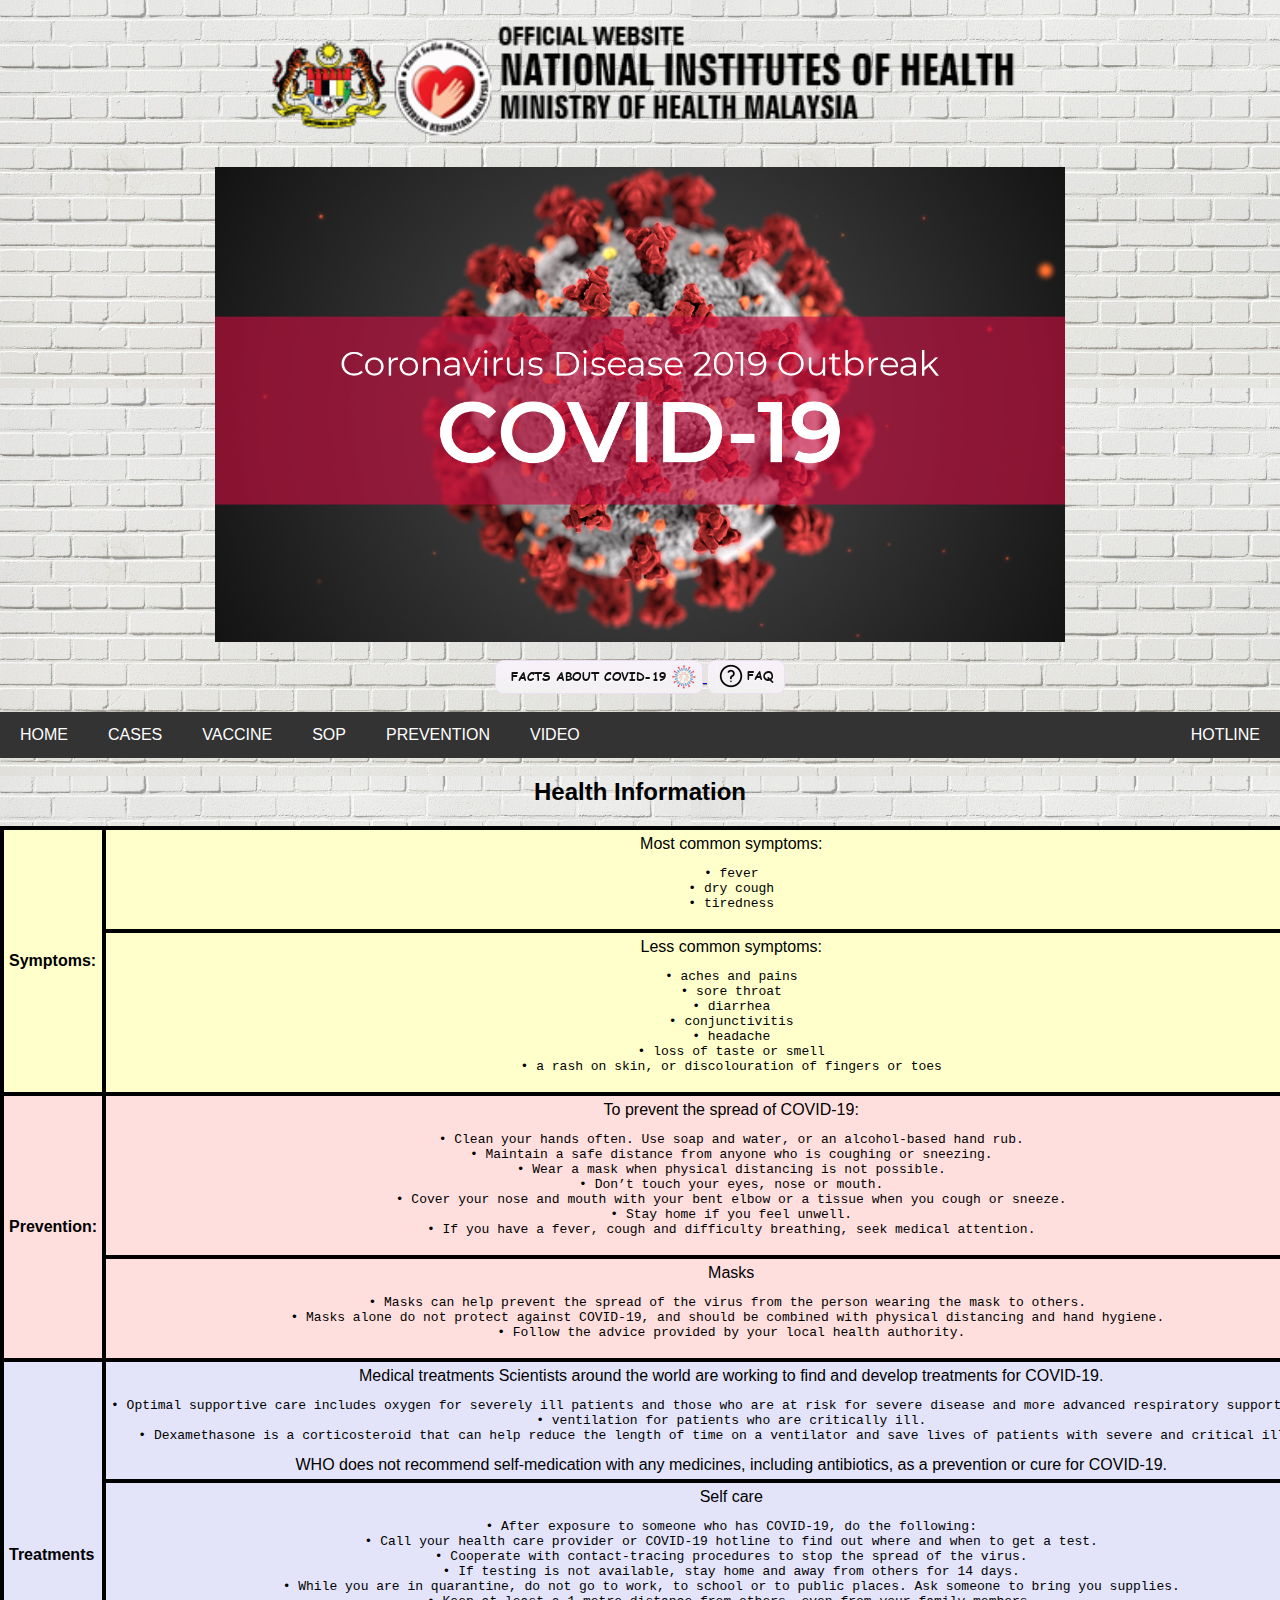
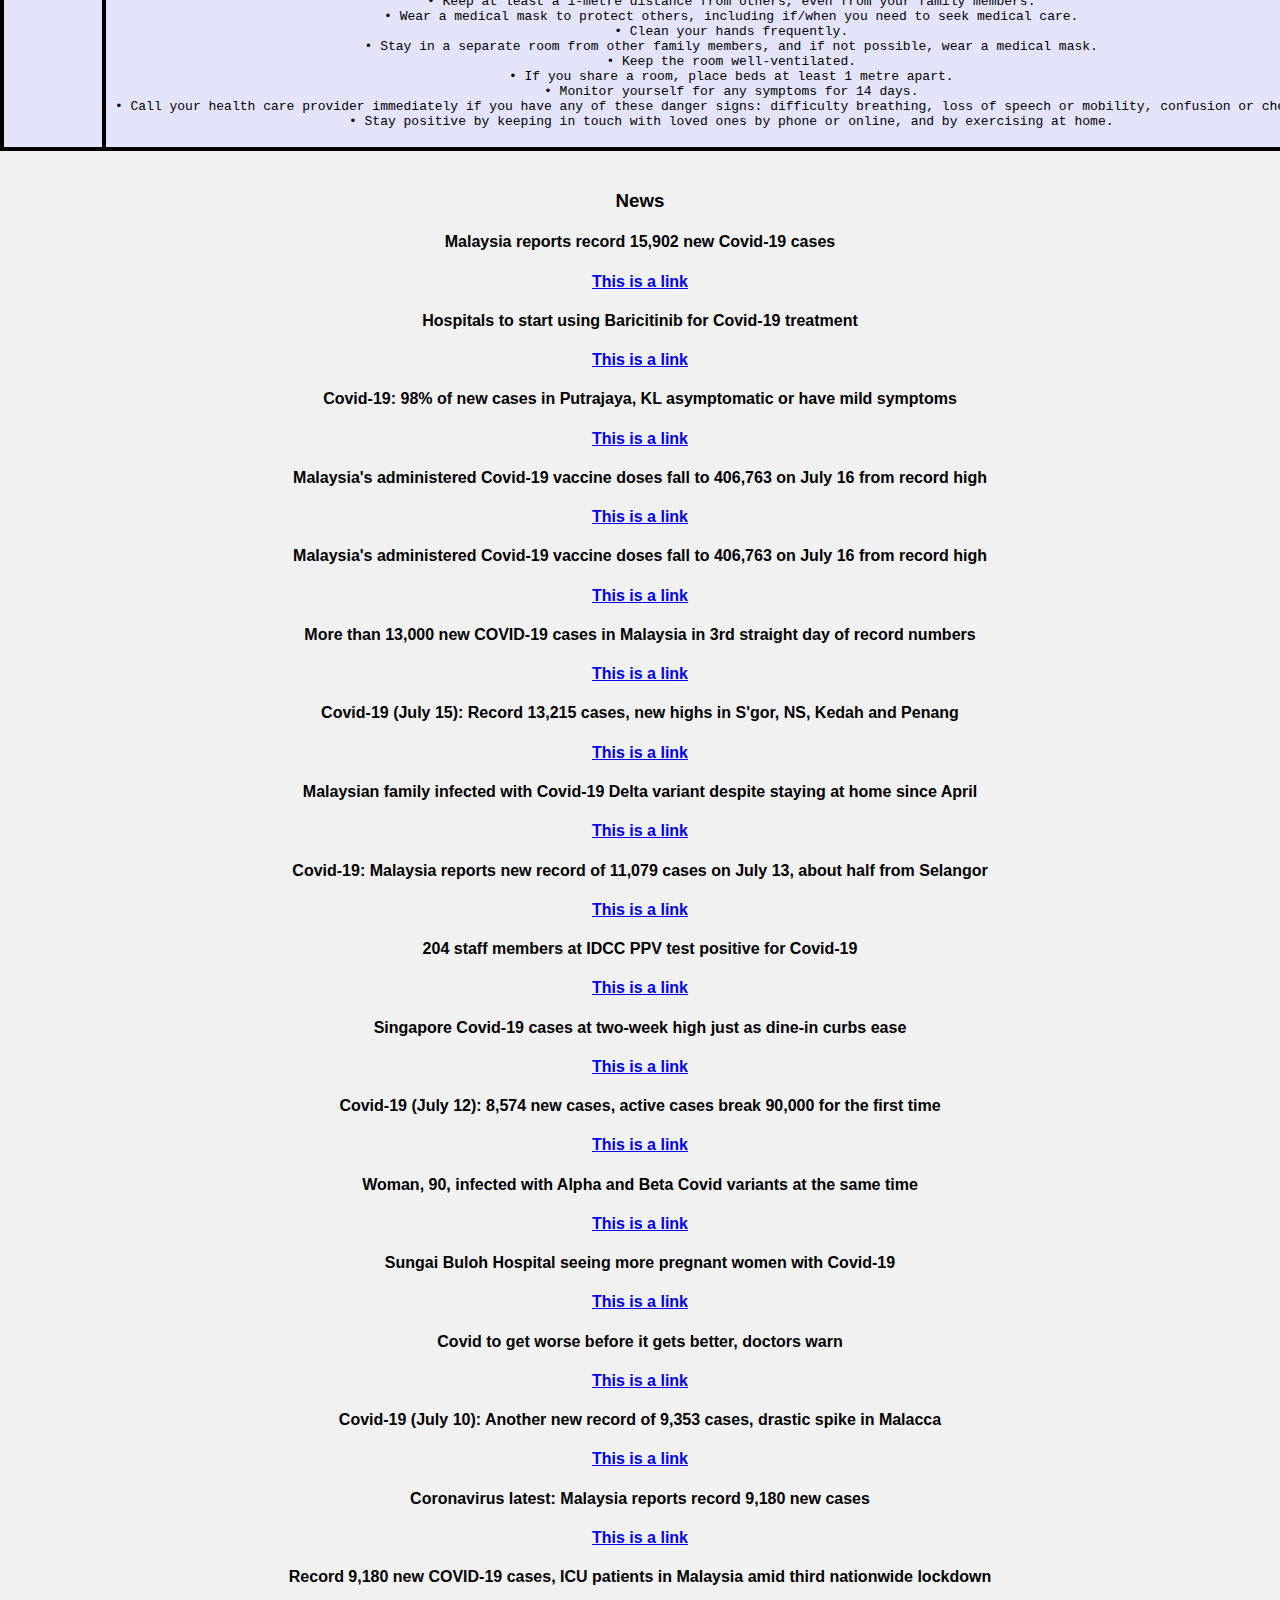
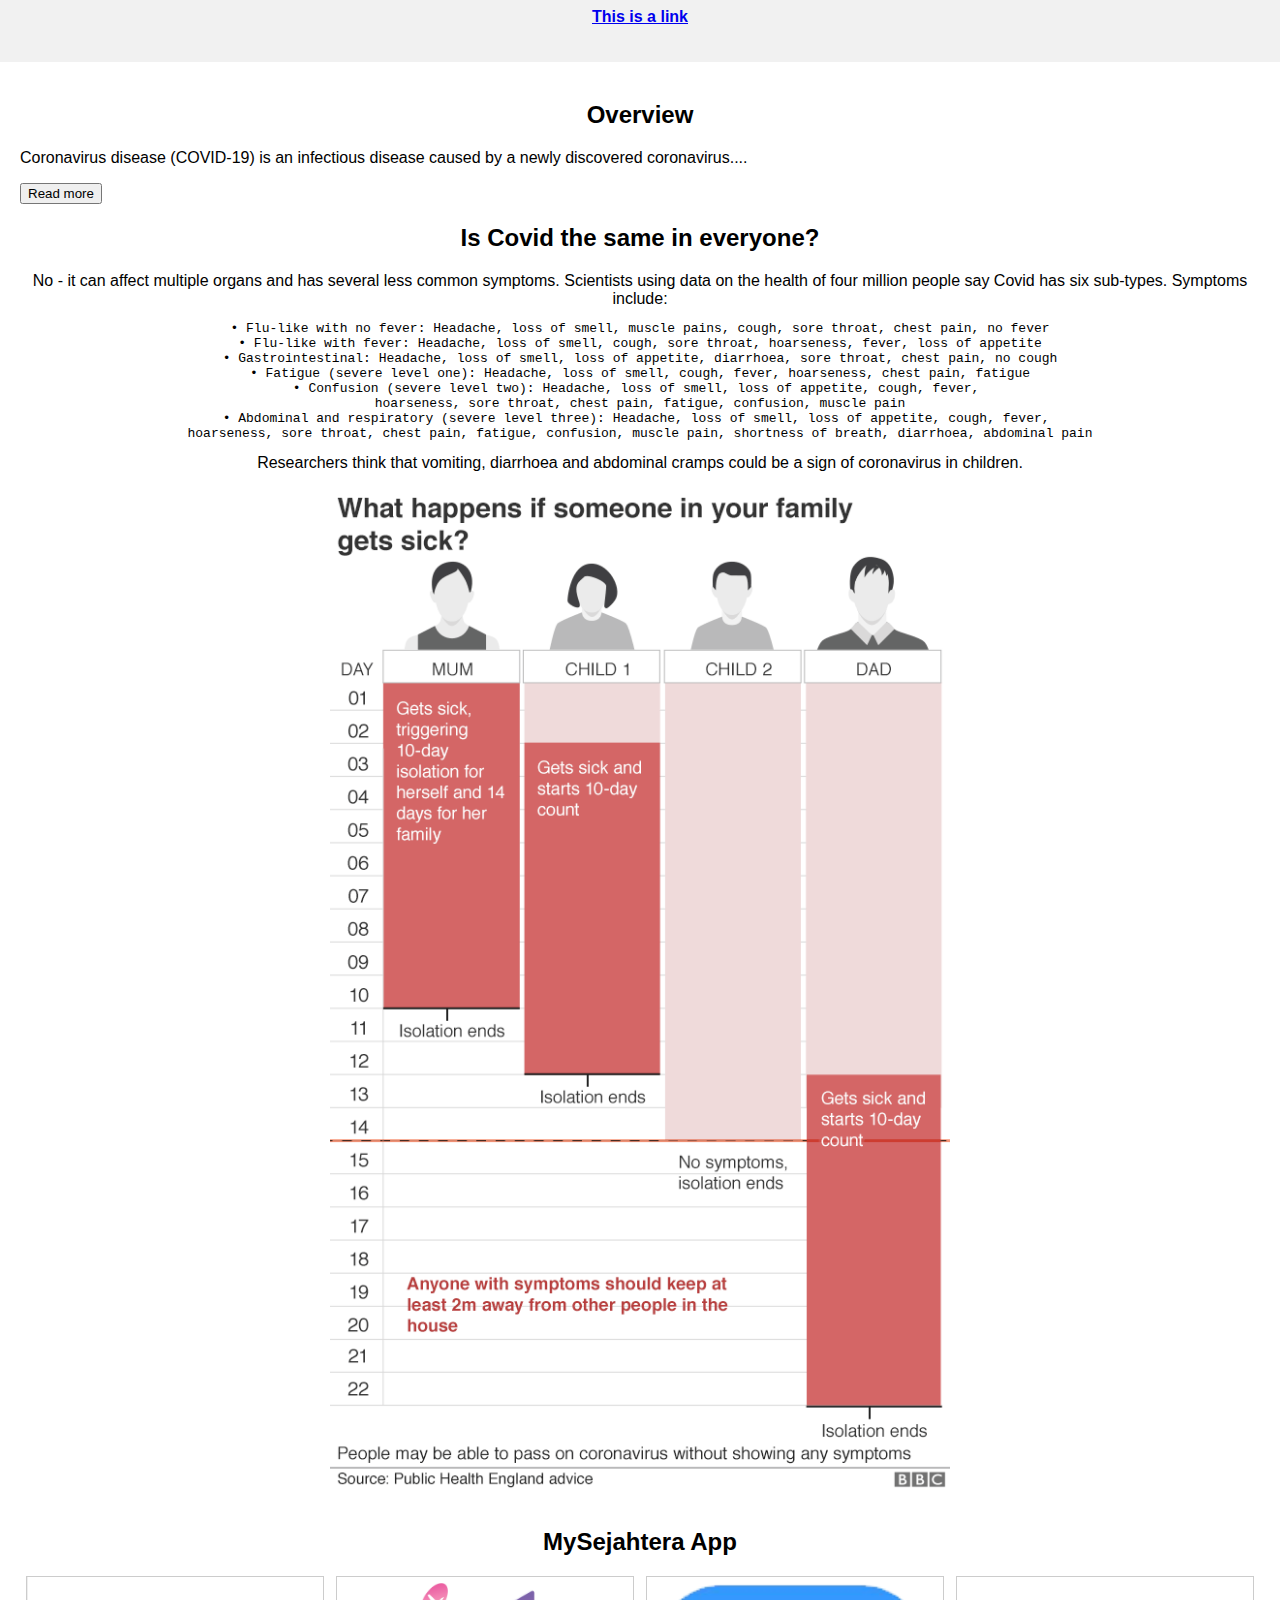
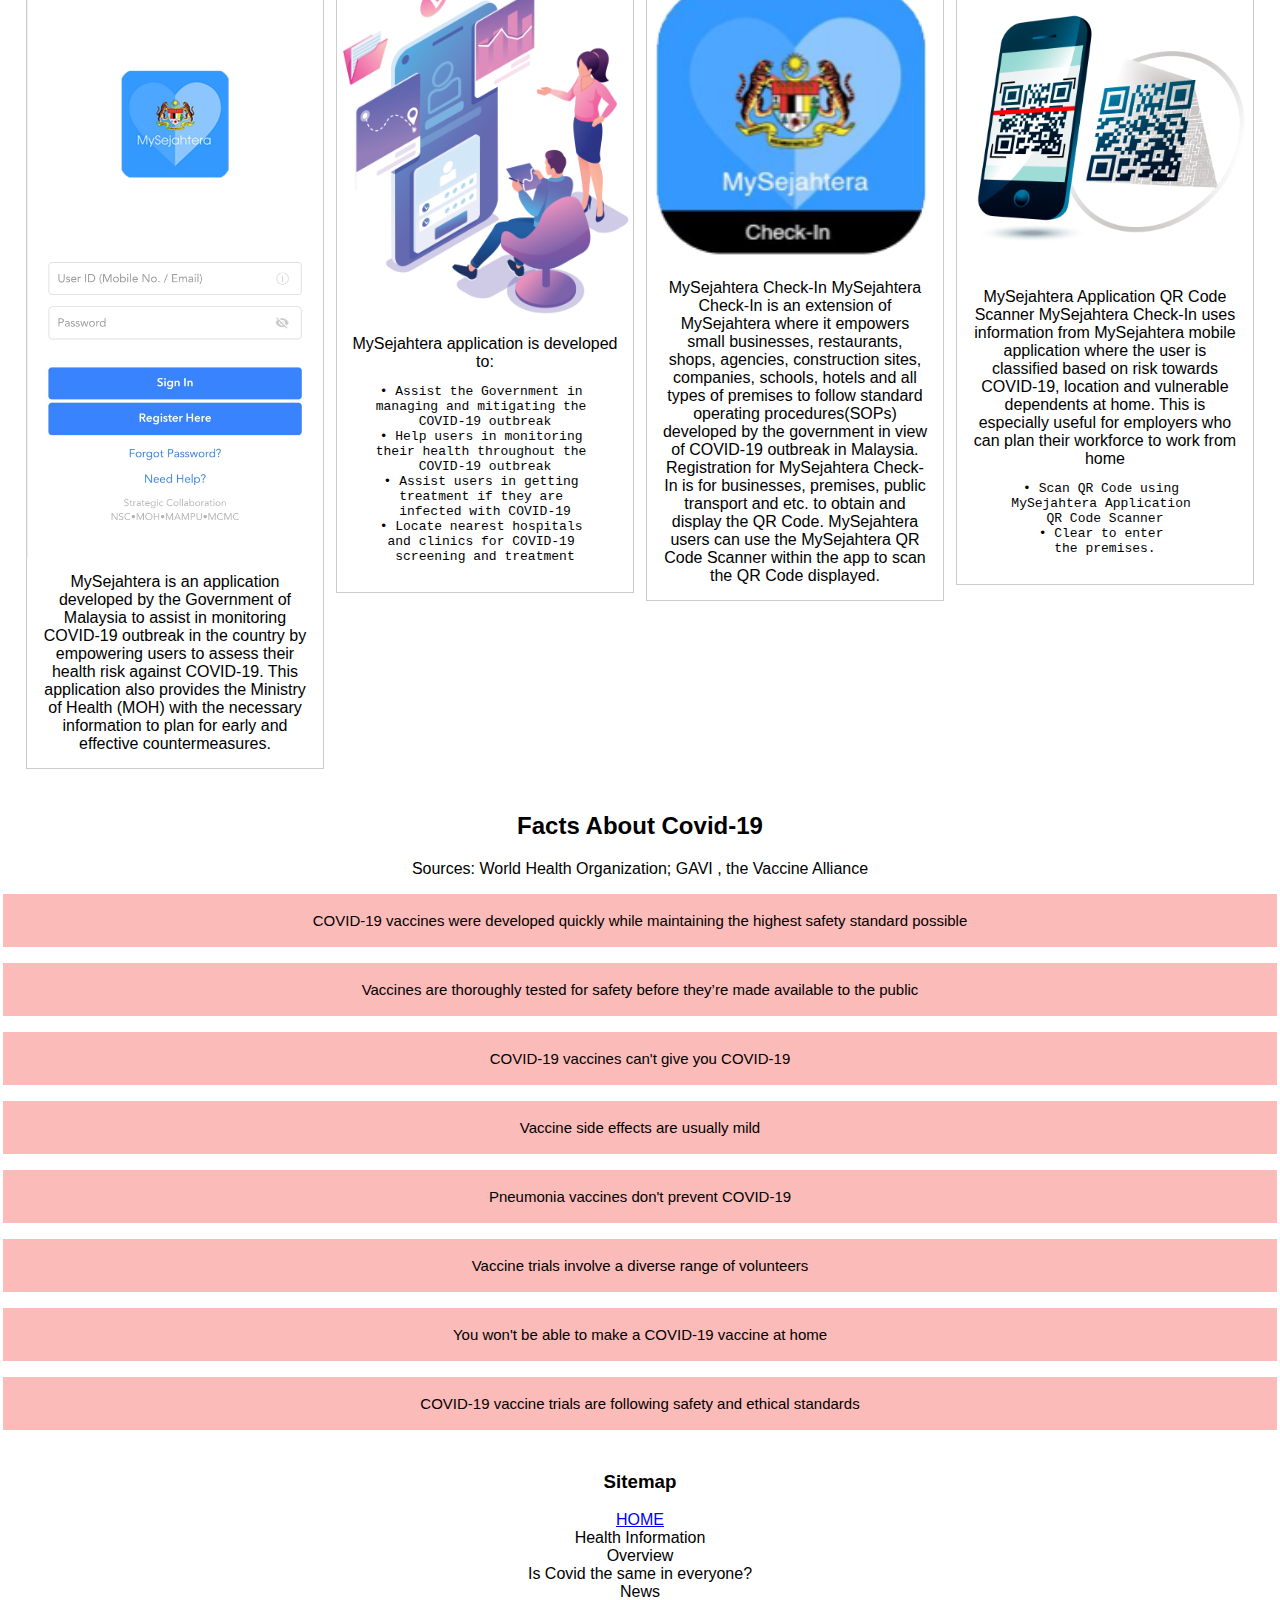
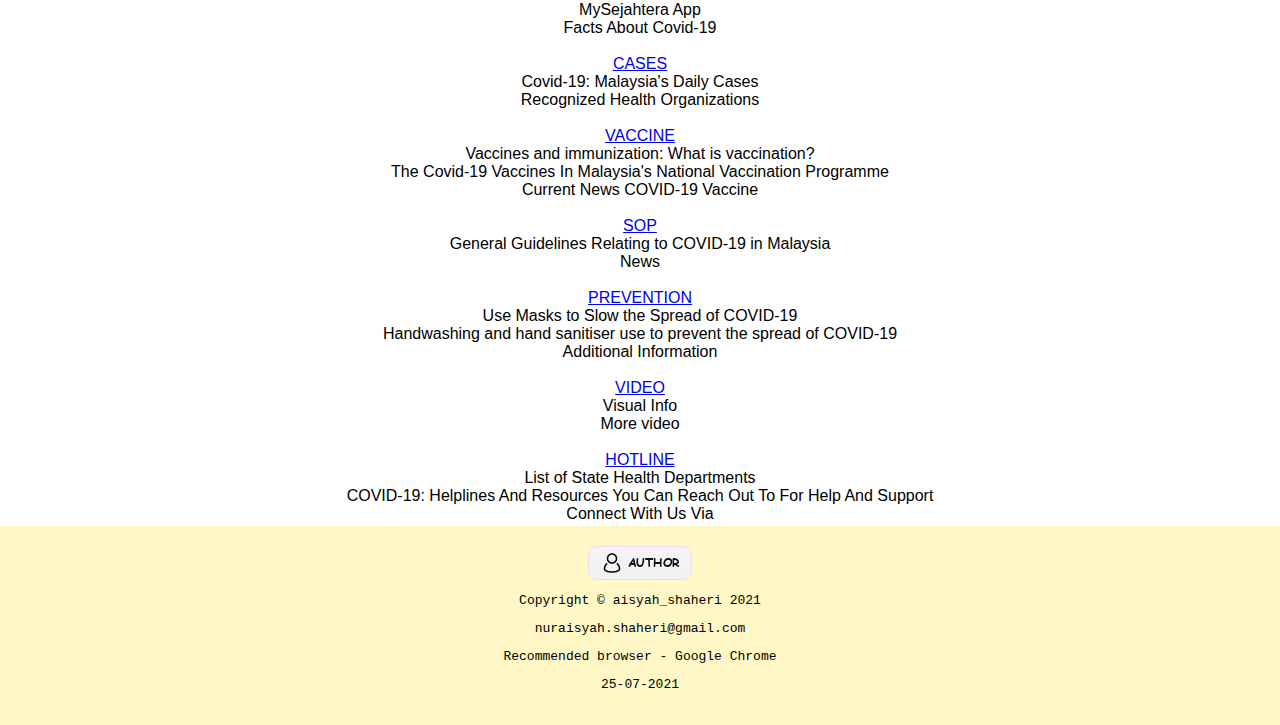
<file: index.html>
<!DOCTYPE html> 
<head>
<Title>HOME</title>
</head>
<link rel="stylesheet" type="text/css" href="style.css">
<center><image src="image/header.png" width="60%"></center>
<body background="image/image28.jpg">
<style>
* {box-sizing: border-box;}
body {font-family: Verdana, sans-serif;}
.mySlides {display: none;}
img {vertical-align: middle;}

/* Slideshow container */
.slideshow-container {
  max-width: 1000px;
  position: relative;
  margin: auto;
}
.active {
  background-color: #717171;
}

/* Fading animation */
.fade {
  -webkit-animation-name: fade;
  -webkit-animation-duration: 1.5s;
  animation-name: fade;
  animation-duration: 1.5s;
}

@-webkit-keyframes fade {
  from {opacity: .4} 
  to {opacity: 1}
}

@keyframes fade {
  from {opacity: .4} 
  to {opacity: 1}
}

/* On smaller screens, decrease text size */
@media only screen and (max-width: 300px) {
  .text {font-size: 11px}
}
</style>
</head>
<body>

<div class="slideshow-container">

<center><div class="mySlides fade">
   <img src="image/image1.png" style="width:85%"></center>
</div></center>

<center><div class="mySlides fade">
   <img src="image/image24.jpg" style="width:63%"></center>
</div></center>

<center><div class="mySlides fade">
  <img src="image/image25.jpg" style="width:53%">
</div>

<center><div class="mySlides fade">
  <img src="image/image26.jpg" style="width:53%"></center>
</div></center>
</div>
<br>

<div style="text-align:center">
  <span class="dot"></span> 
  <span class="dot"></span> 
  <span class="dot"></span> 
<span class="dot"></span> 
</div>

<script>
var slideIndex = 0;
showSlides();

function showSlides() {
  var i;
  var slides = document.getElementsByClassName("mySlides");
  var dots = document.getElementsByClassName("dot");
  for (i = 0; i < slides.length; i++) {
    slides[i].style.display = "none";  
  }
  slideIndex++;
  if (slideIndex > slides.length) {slideIndex = 1}    
  for (i = 0; i < dots.length; i++) {
    dots[i].className = dots[i].className.replace(" active", "");
  }
  slides[slideIndex-1].style.display = "block";  
  dots[slideIndex-1].className += " active";
  setTimeout(showSlides, 2000); // Change image every 2 seconds
}
</script>
<center><a href="fact.html"><img src= "image/fact.png"></a><a href="faq.html">      <img src= "image/faq.png"></a></center>
<br>
<style>
* {
  box-sizing: border-box;
}

/* Style the body */
body {
  font-family: Arial, Helvetica, sans-serif;
  margin: 0;
}

/* Increase the font size of the heading */
.header h1 {
  font-size: 40px;
}

/* Style the top navigation bar */
.navbar {
  overflow: hidden;
  background-color: #333;
}

/* Style the navigation bar links */
.navbar a {
  float: left;
  display: block;
  color: white;
  text-align: center;
  padding: 14px 20px;
  text-decoration: none;
}

/* Right-aligned link */
.navbar a.right {
  float: right;
}

/* Change color on hover */
.navbar a:hover {
  background-color: #ddd;
  color: black;
}

/* Column container */
.row {  
  display: -ms-flexbox; /* IE10 */
  display: flex;
  -ms-flex-wrap: wrap; /* IE10 */
  flex-wrap: wrap;
}

/* Create two unequal columns that sits next to each other */
/* Sidebar/left column */
.side {
  -ms-flex: 30%; /* IE10 */
  flex: 30%;
  background-color: #f1f1f1;
  padding: 20px;
}

/* Main column */
.main {   
  -ms-flex: 70%; /* IE10 */
  flex: 70%;
  background-color: white;
  padding: 20px;
}


/* Footer */
.footer {
  padding: 20px;
  text-align: center;
  background: #FFF8C6;
}

/* Responsive layout - when the screen is less than 700px wide, make the two columns stack on top of each other instead of next to each other */
@media screen and (max-width: 700px) {
  .row {   
    flex-direction: column;
  }
}

/* Responsive layout - when the screen is less than 400px wide, make the navigation links stack on top of each other instead of next to each other */
@media screen and (max-width: 400px) {
  .navbar a {
    float: none;
    width: 100%;
  }
}
</style>
</head>
<body>

<div class="navbar">
  <a href="index.html">HOME</a>
  <a href="cases.html">CASES</a>
  <a href="vaccine.html">VACCINE</a>
   <a href="sop.html">SOP</a>
<a href="prevention.html">PREVENTION</a>
    <a href="video.html">VIDEO</a>
  <a href="hotline.html" class="right">HOTLINE</a>
</div>

<style>
table, th, td {
  border: 1px solid black;
}
</style>
</head>
<body>

<style>
table, th, td {
  border: 1px solid black;
  border-collapse: collapse;
}
th, td {
  padding: 5px;
  text-align: left;    
}
</style>
</head>
<body>
<style>
#more {display: none;}
</style>
</head>
<body>

<style>
table, th, td {
  border: 4px solid black;
  border-collapse: collapse;
}
th, td {
  padding: px;
  text-align: left;    
}
</style>
<center><h2>Health Information</h2></center>
<table style="width:100%">
  <tr>
  <tr align="center"  bgcolor="#FFFFCC">
    <th rowspan="2">Symptoms:</th>
<td><center>  Most common symptoms:
<pre>&#8226; fever
&#8226; dry cough
&#8226; tiredness</pre>
</td>
  </tr>
 <tr align="center"  bgcolor="#FFFFCC">
    <td><center> Less common symptoms:
<pre>&#8226; aches and pains
&#8226; sore throat
&#8226; diarrhea
&#8226; conjunctivitis
&#8226; headache
&#8226; loss of taste or smell
&#8226; a rash on skin, or discolouration of fingers or toes</pre></td>
  </tr>
  <tr>
   <tr align="center"  bgcolor="#FFDFDD">
    <th rowspan="2">Prevention:</th>
    <td><center> To prevent the spread of COVID-19:
<pre>&#8226; Clean your hands often. Use soap and water, or an alcohol-based hand rub.
&#8226; Maintain a safe distance from anyone who is coughing or sneezing.
&#8226; Wear a mask when physical distancing is not possible.
&#8226; Don’t touch your eyes, nose or mouth.
&#8226; Cover your nose and mouth with your bent elbow or a tissue when you cough or sneeze.
&#8226; Stay home if you feel unwell.
&#8226; If you have a fever, cough and difficulty breathing, seek medical attention.</pre></td>
  </tr>
  <tr align="center"  bgcolor="#FFDFDD">
    <td><center> Masks
<pre>&#8226; Masks can help prevent the spread of the virus from the person wearing the mask to others. 
&#8226; Masks alone do not protect against COVID-19, and should be combined with physical distancing and hand hygiene. 
&#8226; Follow the advice provided by your local health authority.</pre></td>
  </tr>
  
  <tr
   <tr align="center"  bgcolor="#E3E4FA">
    <th rowspan="2">Treatments</th>
    <td><center> Medical treatments
Scientists around the world are working to find and develop treatments for COVID-19.
<pre>&#8226; Optimal supportive care includes oxygen for severely ill patients and those who are at risk for severe disease and more advanced respiratory support such as 
&#8226; ventilation for patients who are critically ill.
&#8226; Dexamethasone is a corticosteroid that can help reduce the length of time on a ventilator and save lives of patients with severe and critical illness.</pre>
WHO does not recommend self-medication with any medicines, including antibiotics, as a prevention or cure for COVID-19.</td>
  </tr>
   <tr align="center"  bgcolor="#E3E4FA">
    <td><center> Self care
<pre>&#8226; After exposure to someone who has COVID-19, do the following:
&#8226; Call your health care provider or COVID-19 hotline to find out where and when to get a test.
&#8226; Cooperate with contact-tracing procedures to stop the spread of the virus.
&#8226; If testing is not available, stay home and away from others for 14 days.
&#8226; While you are in quarantine, do not go to work, to school or to public places. Ask someone to bring you supplies.
&#8226; Keep at least a 1-metre distance from others, even from your family members.
&#8226; Wear a medical mask to protect others, including if/when you need to seek medical care.
&#8226; Clean your hands frequently.
&#8226; Stay in a separate room from other family members, and if not possible, wear a medical mask.
&#8226; Keep the room well-ventilated.
&#8226; If you share a room, place beds at least 1 metre apart.
&#8226; Monitor yourself for any symptoms for 14 days.
&#8226; Call your health care provider immediately if you have any of these danger signs: difficulty breathing, loss of speech or mobility, confusion or chest pain.
&#8226; Stay positive by keeping in touch with loved ones by phone or online, and by exercising at home.</pre></td>
  </tr>
</table>
<div class="row">
  <div class="side">
<center><h3>News</h3></center>
<center><h4>Malaysia reports record 15,902 new Covid-19 cases</h4></center>
<center><p><b><a href="https://www.straitstimes.com/asia/se-asia/malaysia-reports-record-15902-new-coronavirus-cases" target="_blank">This is a link</a></b></p></center>

<center><h4>Hospitals to start using Baricitinib for Covid-19 treatment</h4></center>
<center><p><b><a href="https://www.nst.com.my/news/nation/2021/07/711081/hospitals-start-using-baricitinib-covid-19-treatment" target="_blank">This is a link</a></b></p></center>

<center><h4>Covid-19: 98% of new cases in Putrajaya, KL asymptomatic or have mild symptoms</h4></center>
<center><p><b><a href="https://www.thestar.com.my/news/nation/2021/07/18/covid-19-98-of-new-cases-in-putrajaya-kl-asymptomatic-or-have-mild-symptoms" target="_blank">This is a link</a></b></p></center>

<center><h4>Malaysia's administered Covid-19 vaccine doses fall to 406,763 on July 16 from record high</h4>
<center><p><b><a href="https://www.theedgemarkets.com/article/malaysias-administered-covid19-vaccine-doses-fall-406763-july-16" target="_blank">This is a link</a></b></p>

<h4>Malaysia's administered Covid-19 vaccine doses fall to 406,763 on July 16 from record high</h4>
<center><p><b><a href="https://www.theedgemarkets.com/article/malaysias-administered-covid19-vaccine-doses-fall-406763-july-16" target="_blank">This is a link</a></b></p></center>

<h4>More than 13,000 new COVID-19 cases in Malaysia in 3rd straight day of record numbers</h4>
<center><p><b><a href="https://www.channelnewsasia.com/news/asia/covid-19-malaysia-record-13215-lockdown-mco-klang-valley-testing-15225440" target="_blank">This is a link</a></b></p></center>

<h4>Covid-19 (July 15): Record 13,215 cases, new highs in S'gor, NS, Kedah and Penang</h4>
<center><p><b><a href="https://www.malaysiakini.com/news/583192" target="_blank">This is a link</a></b></p>

<h4>Malaysian family infected with Covid-19 Delta variant despite staying at home since April</h4>
<center><p><b><a href="https://www.straitstimes.com/asia/se-asia/malaysian-family-infected-with-covid-19-delta-variant-despite-staying-at-home-since" target="_blank">This is a link</a></b></p></center>

<h4>Covid-19: Malaysia reports new record of 11,079 cases on July 13, about half from Selangor</h4>
<center><p><b><a href="https://www.theedgemarkets.com/article/covid19-malaysia-reports-new-record-high-11079-cases-july-13" target="_blank">This is a link</a></b></p></center>

<h4>204 staff members at IDCC PPV test positive for Covid-19
</h4>
<center><p><b><a href="https://www.malaysiakini.com/news/582848" target="_blank">This is a link</a></b></p></center>

<h4>Singapore Covid-19 cases at two-week high just as dine-in curbs ease</h4>
<center><p><b><a href="https://www.theedgemarkets.com/article/singapore-covid19-cases-twoweek-high-just-dinein-curbs-ease" target="_blank">This is a link</a></b></p></center>

<h4>Covid-19 (July 12): 8,574 new cases, active cases break 90,000 for the first time</h4>
<center><p><b><a href="https://www.malaysiakini.com/news/582739" target="_blank">This is a link</a></b></p></center>

<h4>Woman, 90, infected with Alpha and Beta Covid variants at the same time</h4>
<center><p><b><a href="https://www.theguardian.com/world/2021/jul/11/woman-90-infected-with-alpha-and-beta-covid-variants-at-the-same-time" target="_blank">This is a link</a></b></p>

<h4>Sungai Buloh Hospital seeing more pregnant women with Covid-19</h4>
<center><p><b><a href="https://www.malaysiakini.com/news/582630" target="_blank">This is a link</a></b></p></center>

<h4>Covid to get worse before it gets better, doctors warn</h4>
<center><p><b><a href="https://www.bbc.com/news/uk-57786002" target="_blank">This is a link</a></b></p></center>

<h4>Covid-19 (July 10): Another new record of 9,353 cases, drastic spike in Malacca</h4>
<center><p><b><a href="https://www.malaysiakini.com/news/582515" target="_blank">This is a link</a></b></p></center>

<h4>Coronavirus latest: Malaysia reports record 9,180 new cases</h4>
<p><b><a href="https://asia.nikkei.com/Spotlight/Coronavirus/Coronavirus-Free-to-read/Coronavirus-latest-Malaysia-reports-record-9-180-new-cases" target="_blank">This is a link</a></b></p>

<h4>Record 9,180 new COVID-19 cases, ICU patients in Malaysia amid third nationwide lockdown</h4>
<p><b><a href="https://www.channelnewsasia.com/news/asia/covid-19-malaysia-record-9180-cases-icu-mco-lockdown-deaths-15186996" target="_blank">This is a link</a></b></p>
  </div>
  <div class="main">
<style>
div.gallery {
  border: 1px solid #ccc;
}

div.gallery:hover {
  border: 1px solid #777;
}

div.gallery img {
  width: 100%;
  height: auto;
}

div.desc {
  padding: 15px;
  text-align: center;
}

* {
  box-sizing: border-box;
}

.responsive {
  padding: 0 6px;
  float: left;
  width: 24.99999%;
}

@media only screen and (max-width: 700px) {
  .responsive {
    width: 49.99999%;
    margin: 6px 0;
  }
}

@media only screen and (max-width: 500px) {
  .responsive {
    width: 100%;
  }
}

.clearfix:after {
  content: "";
  display: table;
  clear: both;
}
</style>
</head>
<body>
<center><h2>Overview</h2></center>
<p>Coronavirus disease (COVID-19) is an infectious disease caused by a newly discovered coronavirus.<span id="dots">...</span><span id="more">Most people infected with the COVID-19 virus will experience mild to moderate respiratory illness and recover without requiring special treatment.  Older people, and those with underlying medical problems like cardiovascular disease, diabetes, chronic respiratory disease, and cancer are more likely to develop serious illness.The best way to prevent and slow down transmission is to be well informed about the COVID-19 virus, the disease it causes and how it spreads. 

Protect yourself and others from infection by washing your hands or using an alcohol based rub frequently and not touching your face. The COVID-19 virus spreads primarily through droplets of saliva or discharge from the nose when an infected person coughs or sneezes, so it’s important that you also practice respiratory etiquette (for example, by coughing into a flexed elbow).</span></p>
<button onclick="myFunction()" id="myBtn">Read more</button>

<script>
function myFunction() {
  var dots = document.getElementById("dots");
  var moreText = document.getElementById("more");
  var btnText = document.getElementById("myBtn");

  if (dots.style.display === "none") {
    dots.style.display = "inline";
    btnText.innerHTML = "Read more"; 
    moreText.style.display = "none";
  } else {
    dots.style.display = "none";
    btnText.innerHTML = "Read less"; 
    moreText.style.display = "inline";
  }
}
</script>
<br>
<center><h2>Is Covid the same in everyone?</h2></center>

<center>No - it can affect multiple organs and has several less common symptoms.

Scientists using data on the health of four million people say Covid has six sub-types.

Symptoms include:

<pre>
&#8226; Flu-like with no fever: Headache, loss of smell, muscle pains, cough, sore throat, chest pain, no fever
&#8226; Flu-like with fever: Headache, loss of smell, cough, sore throat, hoarseness, fever, loss of appetite
&#8226; Gastrointestinal: Headache, loss of smell, loss of appetite, diarrhoea, sore throat, chest pain, no cough
&#8226; Fatigue (severe level one): Headache, loss of smell, cough, fever, hoarseness, chest pain, fatigue
&#8226; Confusion (severe level two): Headache, loss of smell, loss of appetite, cough, fever, 
hoarseness, sore throat, chest pain, fatigue, confusion, muscle pain
&#8226; Abdominal and respiratory (severe level three): Headache, loss of smell, loss of appetite, cough, fever, 
hoarseness, sore throat, chest pain, fatigue, confusion, muscle pain, shortness of breath, diarrhoea, abdominal pain</pre>
Researchers think that vomiting, diarrhoea and abdominal 
cramps could be a sign of coronavirus in children.</center>
<br>
<center><image src="image/happen.png" width="50%"></center>
<br>
<center><h2>MySejahtera App</h2></center>
<div class="responsive">
  <div class="gallery">
    <a target="_blank" href="image/mysejahtera.png">
      <img src="image/mysejahtera.png" alt="MySejahtera" width="600" height="400">
    </a>
    <div class="desc">MySejahtera is an application developed by the Government of Malaysia to assist in monitoring COVID-19 outbreak in the country by empowering users to assess their health risk against COVID-19. This application also provides the Ministry of Health (MOH) with the necessary information to plan for early and effective countermeasures.</div>
  </div>
</div>


<div class="responsive">
  <div class="gallery">
    <a target="_blank" href="image/develop.png">
      <img src="image/develop.png" alt="MySejahtera application" width="600" height="400">
    </a>
    <div class="desc">MySejahtera application is developed to:
<pre>
&#8226; Assist the Government in 
managing and mitigating the 
COVID-19 outbreak
&#8226; Help users in monitoring 
their health throughout the 
COVID-19 outbreak
&#8226; Assist users in getting 
treatment if they are 
infected with COVID-19
&#8226; Locate nearest hospitals 
and clinics for COVID-19 
screening and treatment</pre></div>
  </div>
</div>

<div class="responsive">
  <div class="gallery">
    <a target="_blank" href="image/checkin.png">
      <img src="image/checkin.png" alt="MySejahtera Check-In" width="600" height="400">
    </a>
    <div class="desc">MySejahtera Check-In
    MySejahtera Check-In is an extension of MySejahtera where it empowers small businesses, restaurants, shops, agencies, construction sites, companies, schools, hotels and all types of premises to follow standard operating procedures(SOPs) developed by the government in view of COVID-19 outbreak in Malaysia. Registration for MySejahtera Check-In is for businesses, premises, public transport and etc. to obtain and display the QR Code. MySejahtera users can use the MySejahtera QR Code Scanner within the app to scan the QR Code displayed.</div>
  </div>
</div>

<div class="responsive">
  <div class="gallery">
    <a target="_blank" href="image/qr.png">
      <img src="image/qr.png" alt="QR Code" width="600" height="400">
    </a>
    <div class="desc">MySejahtera Application QR Code Scanner
MySejahtera Check-In uses information from MySejahtera mobile application where the user is classified based on risk towards COVID-19, location and vulnerable dependents at home. This is especially useful for employers who can plan their workforce to work from home
<pre>
&#8226; Scan QR Code using 
MySejahtera Application 
QR Code Scanner
&#8226; Clear to enter 
the premises.</pre></div>
  </div>
</div>
</div>
  </div>
</div>
</div>
<style>
footer {
  text-align: center;
  padding: 3px;
  background-color: white;
  color: black;
}
</style>
</head>
<body>
<style>
footer {
  text-align: center;
  padding: 3px;
  background-color: white;
  color: black;
}
</style>
</head>
<body>

<footer>
  <style>
.collapsible {
  background-color: #FBBBB9;
  color: black;
  cursor: pointer;
  padding: 18px;
  width: 100%;
  border: none;
  text-align: center;
  outline: none;
  font-size: 15px;
}

.active, .collapsible:hover {
  background-color:#FFDFDD;
}

.content {
  padding: 0 18px;
  display: none;
  overflow: hidden;
  background-color: #E38AAE;
}
</style>
<center><h2>Facts About Covid-19</h2></center>
<center><p>Sources: World Health Organization; GAVI , the Vaccine Alliance</p></center>
<button type="button" class="collapsible">COVID-19 vaccines were developed quickly while maintaining the highest safety standard possible</button>
<div class="content">
  <p>The need for a COVID-19 vaccine was urgent, so governments and companies spent much more money to develop it. Research and development took place at the same time around the world while still following strict safety and clinical standards. This allowed for faster vaccine development, but doesn't make the studies any less rigorous or the vaccine any less safe.</p>
</div></p>
<button type="button" class="collapsible">Vaccines are thoroughly tested for safety before they’re made available to the public</button>
<div class="content">
  <p>Vaccines go through extensive trials before they can be introduced in a country. Expert doctors and scientists follow strict international standards while deciding to make a vaccine available to the public. Like all medicines, vaccines may cause side effects that are usually minor and temporary. More serious side effects are extremely rare. A person is far more likely to be seriously harmed by a disease than by its vaccine.</p>
</div></p>
<button type="button" class="collapsible">COVID-19 vaccines can't give you COVID-19</button>
<div class="content">
  <p>You can't get COVID-19 from any of the vaccines. None of the vaccines available to the public contain the live virus that causes COVID-19. They may cause minor side effects such as a sore arm or mild fever. This is a sign that the vaccine is working.</p>
</div></p>
<button type="button" class="collapsible">Vaccine side effects are usually mild</button>
<div class="content">
  <p>Vaccines help protect the body from certain diseases. Like any medicine, they can cause minor, short-term side effects while the body adjusts them, such as a sore arm or a mild fever. More serious side effects are possible, but extremely rare. A person is far more likely to be seriously harmed by a disease than by its vaccine.</p>
</div></p>
<button type="button" class="collapsible">Pneumonia vaccines don't prevent COVID-19</button>
<div class="content">
  <p>The COVID-19 virus is so new and different that it needs its own vaccine. Existing vaccines are highly recommended, however, to protect your health from pneumonia.</p>
</div></p>
<button type="button" class="collapsible">Vaccine trials involve a diverse range of volunteers</button>
<div class="content">
  <p>In clinical trials, people volunteer to take and test the vaccine. These volunteers should be from diverse geographic areas, racial and ethnic backgrounds, genders, and ages. They should also include people with underlying health conditions that put them at higher risk for the disease. This helps ensure the vaccine is safe and effective for everyone.</p>
</div></p>
<button type="button" class="collapsible">You won't be able to make a COVID-19 vaccine at home</button>
<div class="content">
  <p>Vaccine development is a complicated, technical process that can't be done at home. It involves extensive laboratory testing followed by clinical trials involving thousands of volunteers. Vaccines must be approved in a country by expert doctors and scientists.</p>
</div></p>
<button type="button" class="collapsible">COVID-19 vaccine trials are following safety and ethical standards</button>
<div class="content">
  <p>COVID-19 vaccines, like any vaccine, should follow standard development protocol to test the vaccine's effectiveness and identify any common side effects or safety concerns. This includes multiple stages of testing with tens of thousands of volunteers.</p>
</div></p>
</div>
<script>
var coll = document.getElementsByClassName("collapsible");
var i;

for (i = 0; i < coll.length; i++) {
  coll[i].addEventListener("click", function() {
    this.classList.toggle("active");
    var content = this.nextElementSibling;
    if (content.style.display === "block") {
      content.style.display = "none";
    } else {
      content.style.display = "block";
    }
  });
}
</script>

<style>
footer {
  text-align: center;
  padding: 3px;
  background-color: white;
  color: black;
}
</style>
</head>
<body>

</footer>
<footer>
  <h3>Sitemap</h3>

<a href="index.html">HOME</a>
<br>
Health Information
<br>
Overview
<br>
Is Covid the same in everyone?
<br>
News
<br>
MySejahtera App
<br>
Facts About Covid-19

<br>
<br>
    <a href="cases.html">CASES</a>
<br>
Covid-19: Malaysia's Daily Cases
<br>
Recognized Health Organizations
<br>
<br>
    <a href="vaccine.html">VACCINE</a>
<br>
    Vaccines and immunization: What is vaccination?
    <br>
    The Covid-19 Vaccines In Malaysia's National Vaccination Programme
    <br>
    Current News COVID-19 Vaccine
    <br>
<br>
    <a href="sop.html">SOP</a>
    <br>
    General Guidelines Relating to COVID-19 in Malaysia
    <br>
    News
<br>
<br>
<a href="prevention.html">PREVENTION</a>
<br>
Use Masks to Slow the Spread of COVID-19
<br>
Handwashing and hand sanitiser use to prevent the spread of COVID-19
<br>
Additional Information
<br>
<br>
<a href="video.html">VIDEO</a>
<br>
Visual Info
<br>
More video
<br>
<br>
<a href="hotline.html">HOTLINE</a>
<br>
List of State Health Departments
<br>
COVID-19: Helplines And Resources You Can Reach Out To For Help And Support
<br>
Connect With Us Via
<br>
</footer>
<div class="footer">
<center><a href="aboutme.html"><img src= "image/author.png"></a></center>
  <pre>Copyright &#169; aisyah_shaheri 2021</pre>
  <pre>nuraisyah.shaheri@gmail.com</pre>
<pre>Recommended browser - Google Chrome</pre>
<pre>25-07-2021</pre>
</div>
</body>
</html>
</file>
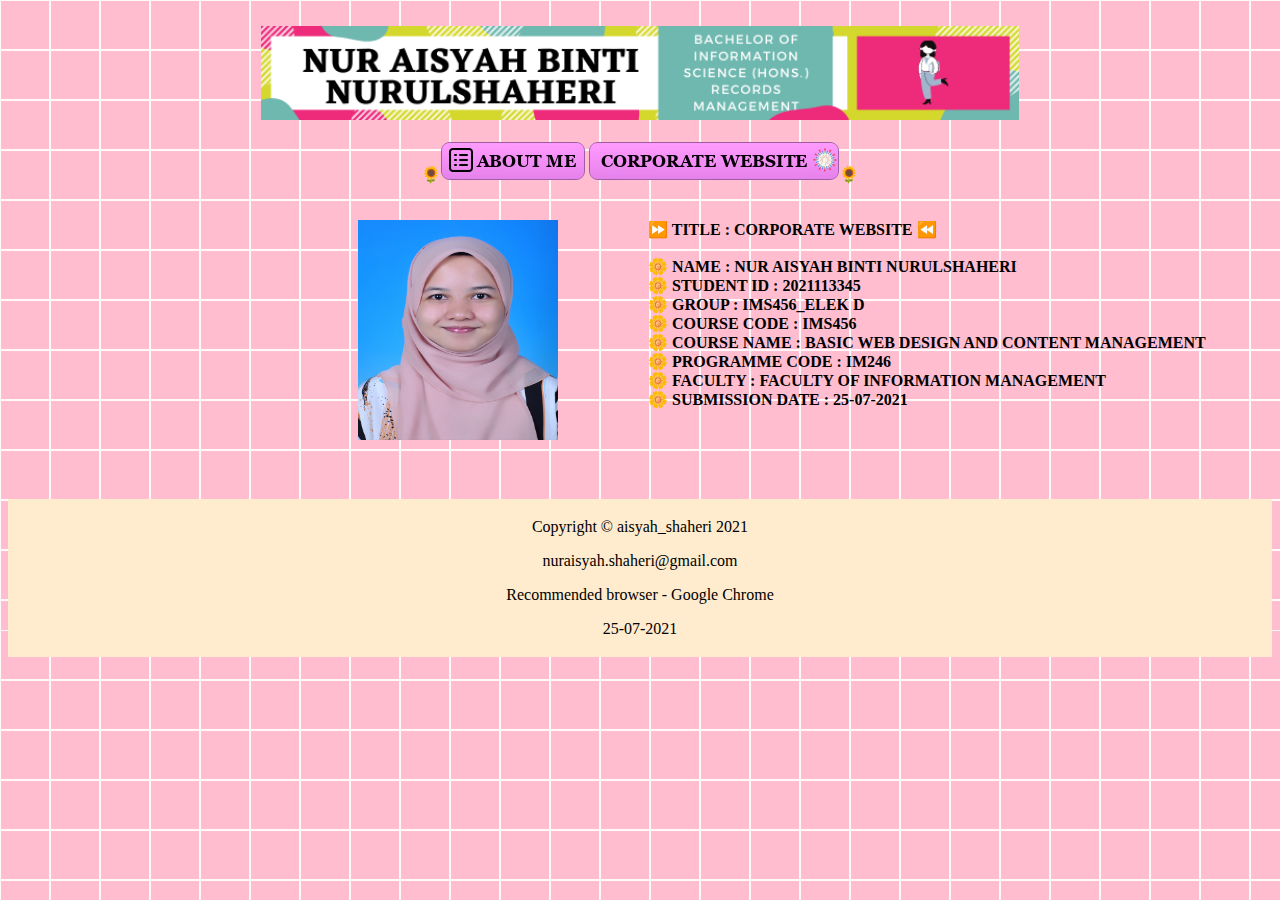
<file: aboutme.html>
<!Doctype html>
<html>
<head>
<title>ABOUT ME</title>
<body background="image/background.png">
</head>
<body>
<br>
<div class="header">
<center><header><image src= "image/header1.png" width="60%" height="20%"></header></center>
</div>
<br>
<center>&#127803;<a href="aboutme.html"><img src= "image/aboutme.png"></a>
<a href="index.html"><img src= "image/website.png"></a>&#127803;
</center>
<br>
<br>
<img src="image/myself.JPG" alt="AisyahShaheri" style="width:200px;height:220px;margin-left:350px;margin-right:90px;float:left">
<b>&#9193; TITLE : CORPORATE WEBSITE &#9194;
<br>
<br>
&#127804; NAME : NUR AISYAH BINTI NURULSHAHERI
<br>

&#127804; STUDENT ID : 2021113345
<br> 

&#127804; GROUP : IMS456_ELEK D
<br>

&#127804; COURSE CODE : IMS456
<br>

&#127804; COURSE NAME : BASIC WEB DESIGN AND CONTENT MANAGEMENT
<br>

&#127804; PROGRAMME CODE : IM246
<br>

&#127804; FACULTY : FACULTY OF INFORMATION MANAGEMENT
<br>

&#127804; SUBMISSION DATE : 25-07-2021  
</b>
<br>
<br>
<br>
<br>
<br>
<br>
<style>
footer {
  text-align: center;
  padding: 3px;
  background-color: #FFEBCD;
  color: black;
}
</style>
</head>
<body>

<footer>
<p>Copyright &#169; aisyah_shaheri 2021</p>
  <p>nuraisyah.shaheri@gmail.com</p>
<p>Recommended browser - Google Chrome</p>
<p>25-07-2021</p>
</footer>
</body>
</html>
</file>
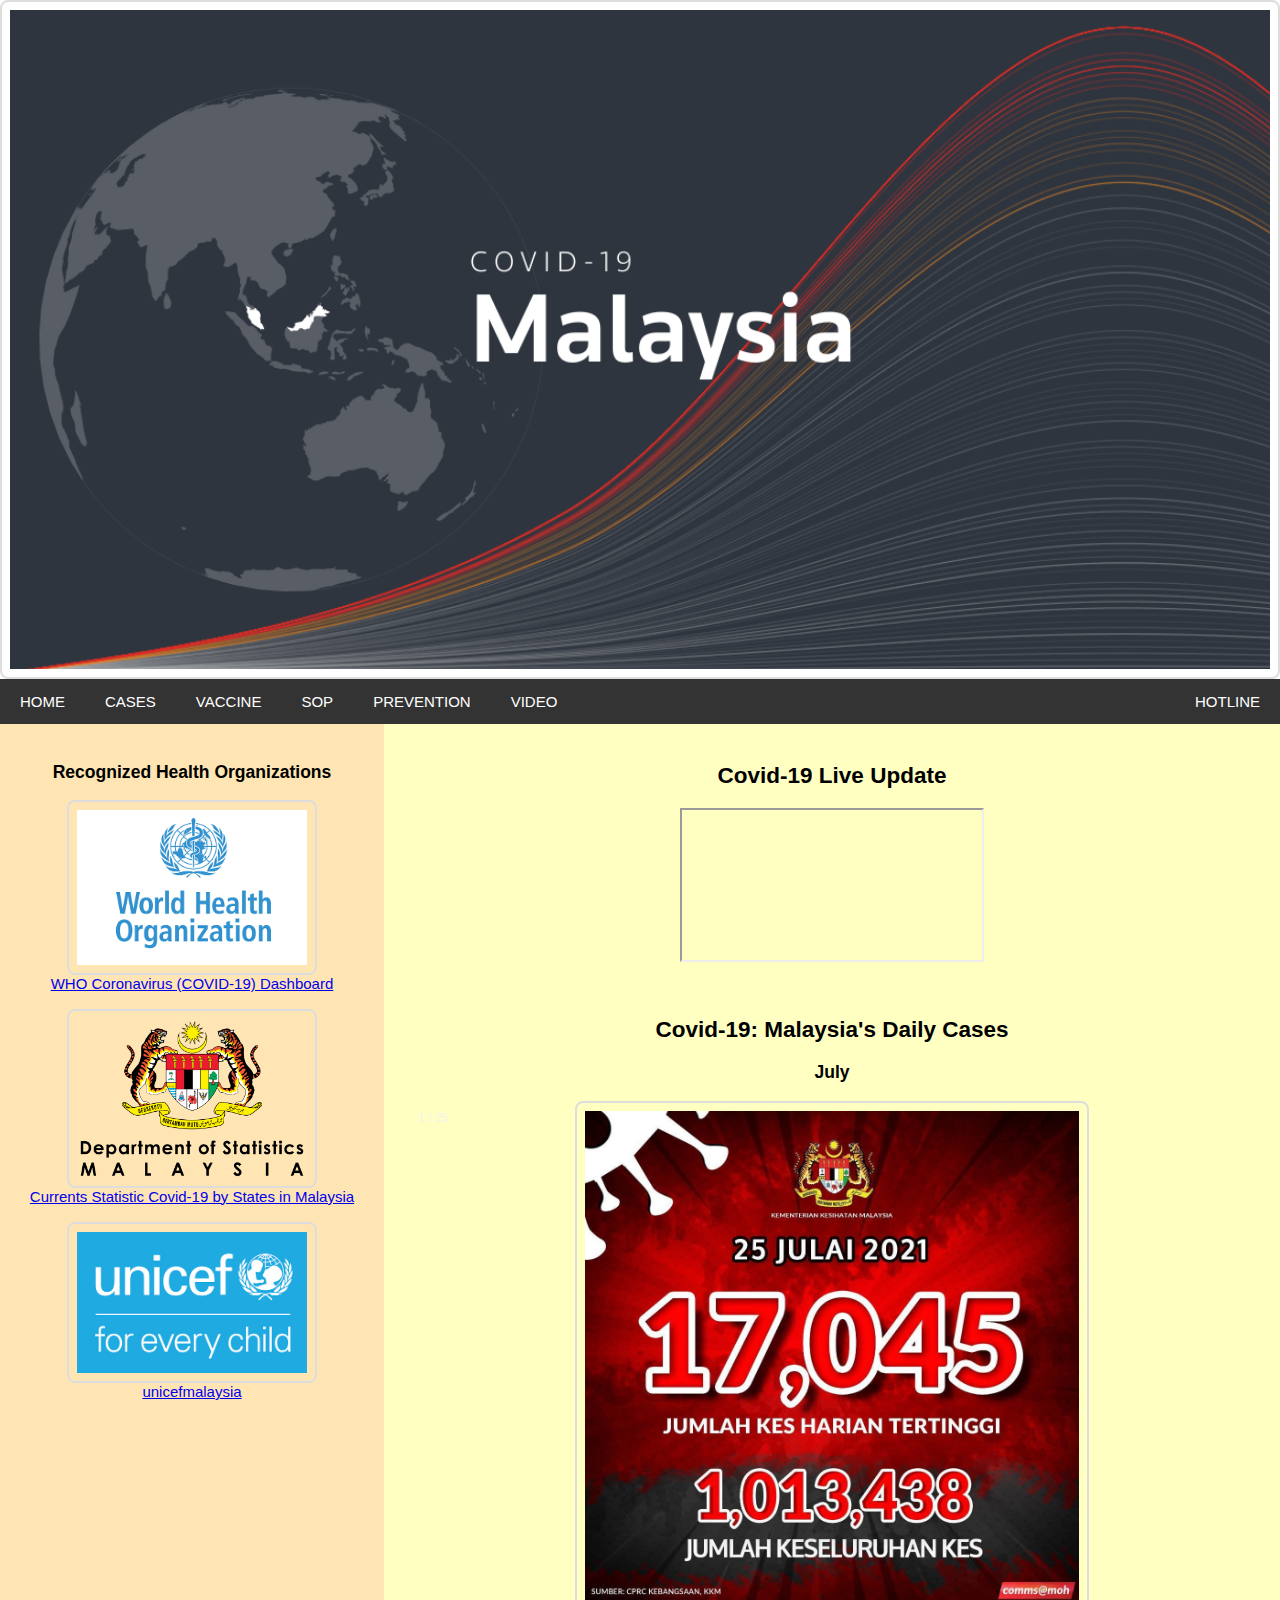
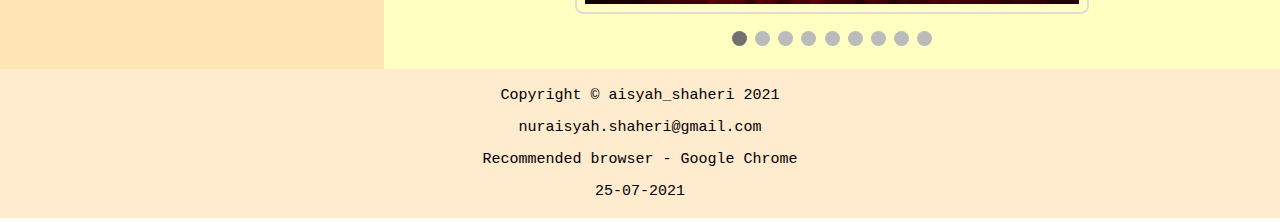
<file: cases.html>
<!Doctype html>
<html>
<head>
<title>CASES</title>
</head>
<center><img src="image/cases.png" style="width:100%"></center>

<style>
* {
  box-sizing: border-box;
}

/* Style the body */
body {
  font-family: Arial, Helvetica, sans-serif;
  margin: 0;
}

/* Increase the font size of the heading */
.header h1 {
  font-size: 40px;
}

/* Style the top navigation bar */
.navbar {
  overflow: hidden;
  background-color: #333;
}

/* Style the navigation bar links */
.navbar a {
  float: left;
  display: block;
  color: white;
  text-align: center;
  padding: 14px 20px;
  text-decoration: none;
}

/* Right-aligned link */
.navbar a.right {
  float: right;
}

/* Change color on hover */
.navbar a:hover {
  background-color: #ddd;
  color: black;
}

/* Column container */
.row {  
  display: -ms-flexbox; /* IE10 */
  display: flex;
  -ms-flex-wrap: wrap; /* IE10 */
  flex-wrap: wrap;
}

/* Create two unequal columns that sits next to each other */
/* Sidebar/left column */
.side {
  -ms-flex: 30%; /* IE10 */
  flex: 30%;
  background-color: #FFE5B4;
  padding: 20px;
}

/* Main column */
.main {   
  -ms-flex: 70%; /* IE10 */
  flex: 70%;
  background-color: #FFFFC2;
  padding: 20px;
}

/* Fake image, just for this example */
.fakeimg {
  background-color: #aaa;
  width: 100%;
  padding: 20px;
}

/* Footer */
.footer {
  padding: 10px;
  text-align: center;
  background: #FFF8C6;
}

/* Responsive layout - when the screen is less than 700px wide, make the two columns stack on top of each other instead of next to each other */
@media screen and (max-width: 700px) {
  .row {   
    flex-direction: column;
  }
}

/* Responsive layout - when the screen is less than 400px wide, make the navigation links stack on top of each other instead of next to each other */
@media screen and (max-width: 400px) {
  .navbar a {
    float: none;
    width: 100%;
  }
}
</style>
</head>
<body>

<div class="navbar">
  <a href="index.html">HOME</a>
  <a href="cases.html">CASES</a>
  <a href="vaccine.html">VACCINE</a>
   <a href="sop.html">SOP</a>
   <a href="prevention.html">PREVENTION</a>
  <a href="video.html">VIDEO</a>
  <a href="hotline.html" class="right">HOTLINE</a>
</div>

<div class="row">
  <div class="side">
   <style>
img {
  border: 2px solid #ddd;
  border-radius: 8px;
  padding: 8px;
  width: 150px;
}
</style>
</head>
<body>
<center><h3>Recognized Health Organizations</h3></center>
<center><img src="image/who.png" alt="WHO" style="width:250px"></center>

<center><a href="https://covid19.who.int/">WHO Coronavirus (COVID-19) Dashboard</a><center>
<br>

<style>
img {
  border: 2px solid #ddd;
  border-radius: 8px;
  padding: 8px;
  width: 150px;
}
</style>
</head>
<body>

<center><img src="image/statistic.png" alt="Paris" style="width:250px"></center>

<center><a href="http://statsgen.cloud/covid-19">Currents Statistic Covid-19 by States in Malaysia</a><center>
<br>

<center><img src="image/unicef.jpg" alt="UNICEF" style="width:250px"></center>
<center><a href="https://www.instagram.com/unicefmalaysia/">unicefmalaysia</a><center>
  </div>
  <div class="main">
<center><h2>Covid-19 Live Update</h2></center>

<center><iframe src="https://www.worldometers.info/coronavirus/#countries" title="Covid-19 Live Update">
</iframe></center>
<br>
<style>
div.gallery {
  margin: 5px;
  border: 1px solid #ccc;
  float: left;
  width: 180px;
}

div.gallery:hover {
  border: 1px solid #777;
}

div.gallery img {
  width: 100%;
  height: auto;
}

div.desc {
  padding: 15px;
  text-align: center;
}
</style>
</head>
<body>
<br>
<style>
* {box-sizing: border-box;}
body {font-family: Verdana, sans-serif;}
.mySlides {display: none;}
img {vertical-align: middle;}

/* Slideshow container */
.slideshow-container {
  max-width: 1000px;
  position: relative;
  margin: auto;
}

/* Caption text */
.text {
  color: black;
  font-size: 10px;
  padding: 8px 12px;
  position: absolute;
  bottom: 8px;
  width: 100%;
  text-align: center;
}

/* Number text (1/3 etc) */
.numbertext {
  color: #f2f2f2;
  font-size: 12px;
  padding: 10px 14px;
  position: absolute;
  top: 0;
}

/* The dots/bullets/indicators */
.dot {
  height: 15px;
  width: 15px;
  margin: 0 2px;
  background-color: #0041C2;
  border-radius: 50%;
  display: inline-block;
  transition: background-color 0.6s ease;
}

.active {
  background-color: #000080;
}

/* Fading animation */
.fade {
  -webkit-animation-name: fade;
  -webkit-animation-duration: 1.5s;
  animation-name: fade;
  animation-duration: 1.5s;
}

@-webkit-keyframes fade {
  from {opacity: .4} 
  to {opacity: 1}
}

@keyframes fade {
  from {opacity: .4} 
  to {opacity: 1}
}

/* On smaller screens, decrease text size */
@media only screen and (max-width: 300px) {
  .text {font-size: 11px}
}
</style>
</head>
<body>

<style>
* {box-sizing: border-box;}
body {font-family: Verdana, sans-serif;}
.mySlides {display: none;}
img {vertical-align: middle;}

/* Slideshow container */
.slideshow-container {
  max-width: 1000px;
  position: relative;
  margin: auto;
}


/* Number text (1/3 etc) */
.numbertext {
  color: #f2f2f2;
  font-size: 12px;
  padding: 10px 14px;
  position: absolute;
  top: 0;
}

/* The dots/bullets/indicators */
.dot {
  height: 15px;
  width: 15px;
  margin: 0 2px;
  background-color: #bbb;
  border-radius: 50%;
  display: inline-block;
  transition: background-color 0.6s ease;
}

.active {
  background-color: #717171;
}

/* Fading animation */
.fade {
  -webkit-animation-name: fade;
  -webkit-animation-duration: 1.5s;
  animation-name: fade;
  animation-duration: 1.5s;
}

@-webkit-keyframes fade {
  from {opacity: .4} 
  to {opacity: 1}
}

@keyframes fade {
  from {opacity: .4} 
  to {opacity: 1}
}

/* On smaller screens, decrease text size */
@media only screen and (max-width: 300px) {
  .text {font-size: 11px}
}
</style>
</head>
<body>
<center><h2>Covid-19: Malaysia's Daily Cases</h2></center>
<center><h3>July</h3></center>

<div class="slideshow-container">

<center><div class="mySlides fade">
  <div class="numbertext">1 / 25</div>
<img src="image2/25july.jpg" style="width:60%">
</div></center>

<center><div class="mySlides fade">
  <div class="numbertext">2 / 25</div>
  <img src="image2/24july.jpg" style="width:60%">
</div></center>

<center><div class="mySlides fade">
  <div class="numbertext">3 / 25</div>
  <img src="image2/23july.jpg" style="width:60%">
</div>

<center><div class="mySlides fade">
  <div class="numbertext">4 /25</div>
 <img src="image2/22july.jpg" style="width:60%">
</div></center>

<center><div class="mySlides fade">
  <div class="numbertext">5 / 25</div>
  <img src="image2/21july.jpg" style="width:60%">
</div></center>

<center><div class="mySlides fade">
  <div class="numbertext">6 /25</div>
<img src="image2/20july.jpg"  style="width:60%">
</div></center>

<center><div class="mySlides fade">
  <div class="numbertext">7 / 25</div>
 <img src="image2/19july.jpg" style="width:60%">
</div></center>

<center><div class="mySlides fade">
  <div class="numbertext">8 / 25</div>
<img src="image2/18july.jpg" style="width:60%">
</div></center>

<center><div class="mySlides fade">
  <div class="numbertext">9 /25</div>
   <img src="image2/17july.jpg" style="width:60%">
</div></center>
</div>
<br>

<div style="text-align:center">
  <span class="dot"></span> 
  <span class="dot"></span> 
   <span class="dot"></span> 
  <span class="dot"></span> 
  <span class="dot"></span>
   <span class="dot"></span> 
   <span class="dot"></span> 
  <span class="dot"></span>
  <span class="dot"></span>
  
</div>

<script>
var slideIndex = 0;
showSlides();

function showSlides() {
  var i;
  var slides = document.getElementsByClassName("mySlides");
  var dots = document.getElementsByClassName("dot");
  for (i = 0; i < slides.length; i++) {
    slides[i].style.display = "none";  
  }
  slideIndex++;
  if (slideIndex > slides.length) {slideIndex = 1}    
  for (i = 0; i < dots.length; i++) {
    dots[i].className = dots[i].className.replace(" active", "");
  }
  slides[slideIndex-1].style.display = "block";  
  dots[slideIndex-1].className += " active";
  setTimeout(showSlides, 2000); // Change image every 2 seconds
}
</script>
<style>
body {
  font-family: Arial, Helvetica, sans-serif;
  font-size: 15px;
}

#myBtn {
  display: none;
  position: fixed;
  bottom: 20px;
  right: 30px;
  z-index: 99;
  font-size: 18px;
  border: none;
  outline: none;
  background-color: red;
  color: white;
  cursor: pointer;
  padding: 15px;
  border-radius: 4px;
}

#myBtn:hover {
  background-color: #555;
}
</style>
</head>
<body>

<button onclick="topFunction()" id="myBtn" title="Go to top">Top</button>

<div style="background-color:white;"></div>

<script>
//Get the button
var mybutton = document.getElementById("myBtn");

// When the user scrolls down 20px from the top of the document, show the button
window.onscroll = function() {scrollFunction()};

function scrollFunction() {
  if (document.body.scrollTop > 20 || document.documentElement.scrollTop > 20) {
    mybutton.style.display = "block";
  } else {
    mybutton.style.display = "none";
  }
}

// When the user clicks on the button, scroll to the top of the document
function topFunction() {
  document.body.scrollTop = 0;
  document.documentElement.scrollTop = 0;
}
</script>

</body>
</html>

  </div>
</div>

<div>
<style>
footer {
  text-align: center;
  padding: 3px;
  background-color: #FFEBCD;
  color: black;
}
</style>
</head>
<body>

<footer>
<pre>Copyright &#169; aisyah_shaheri 2021</pre>
  <pre>nuraisyah.shaheri@gmail.com</pre>
<pre>Recommended browser - Google Chrome</pre>
<pre>25-07-2021</pre>
</footer>
</body>
</html>
</file>
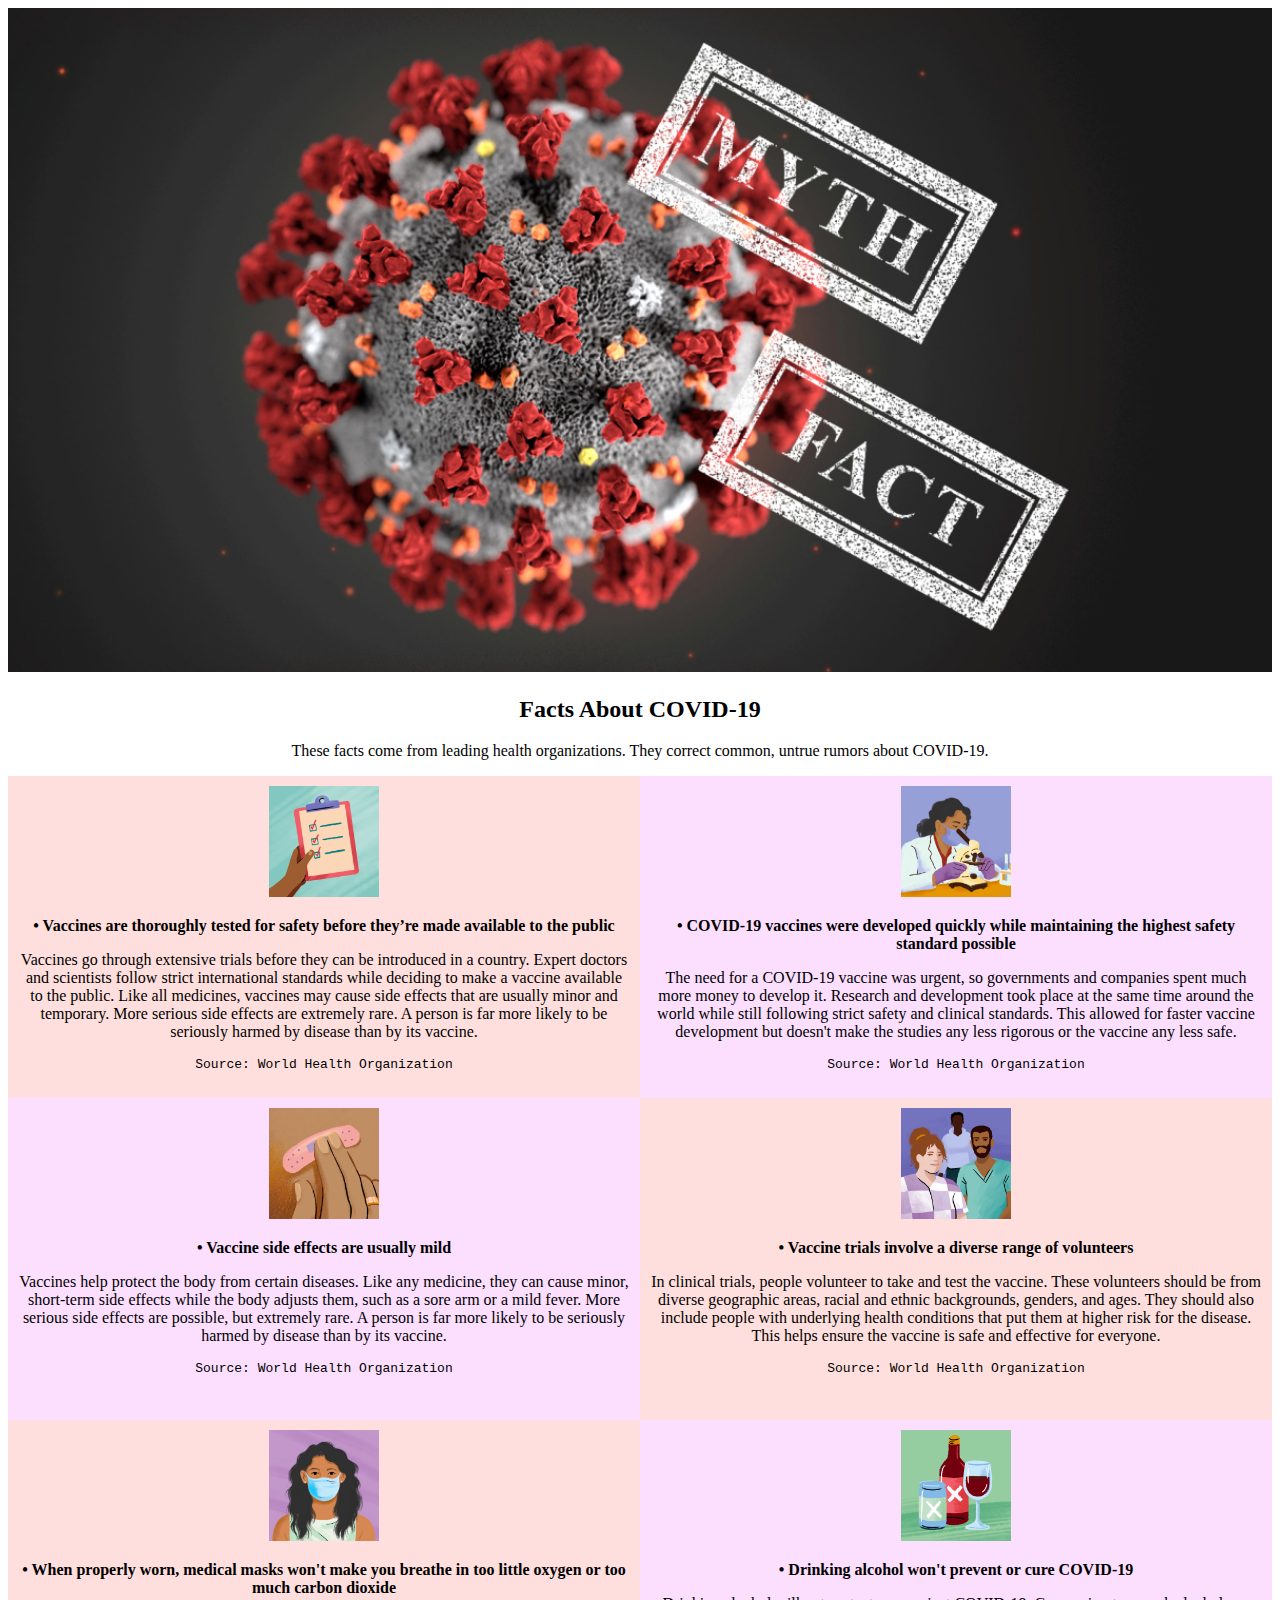
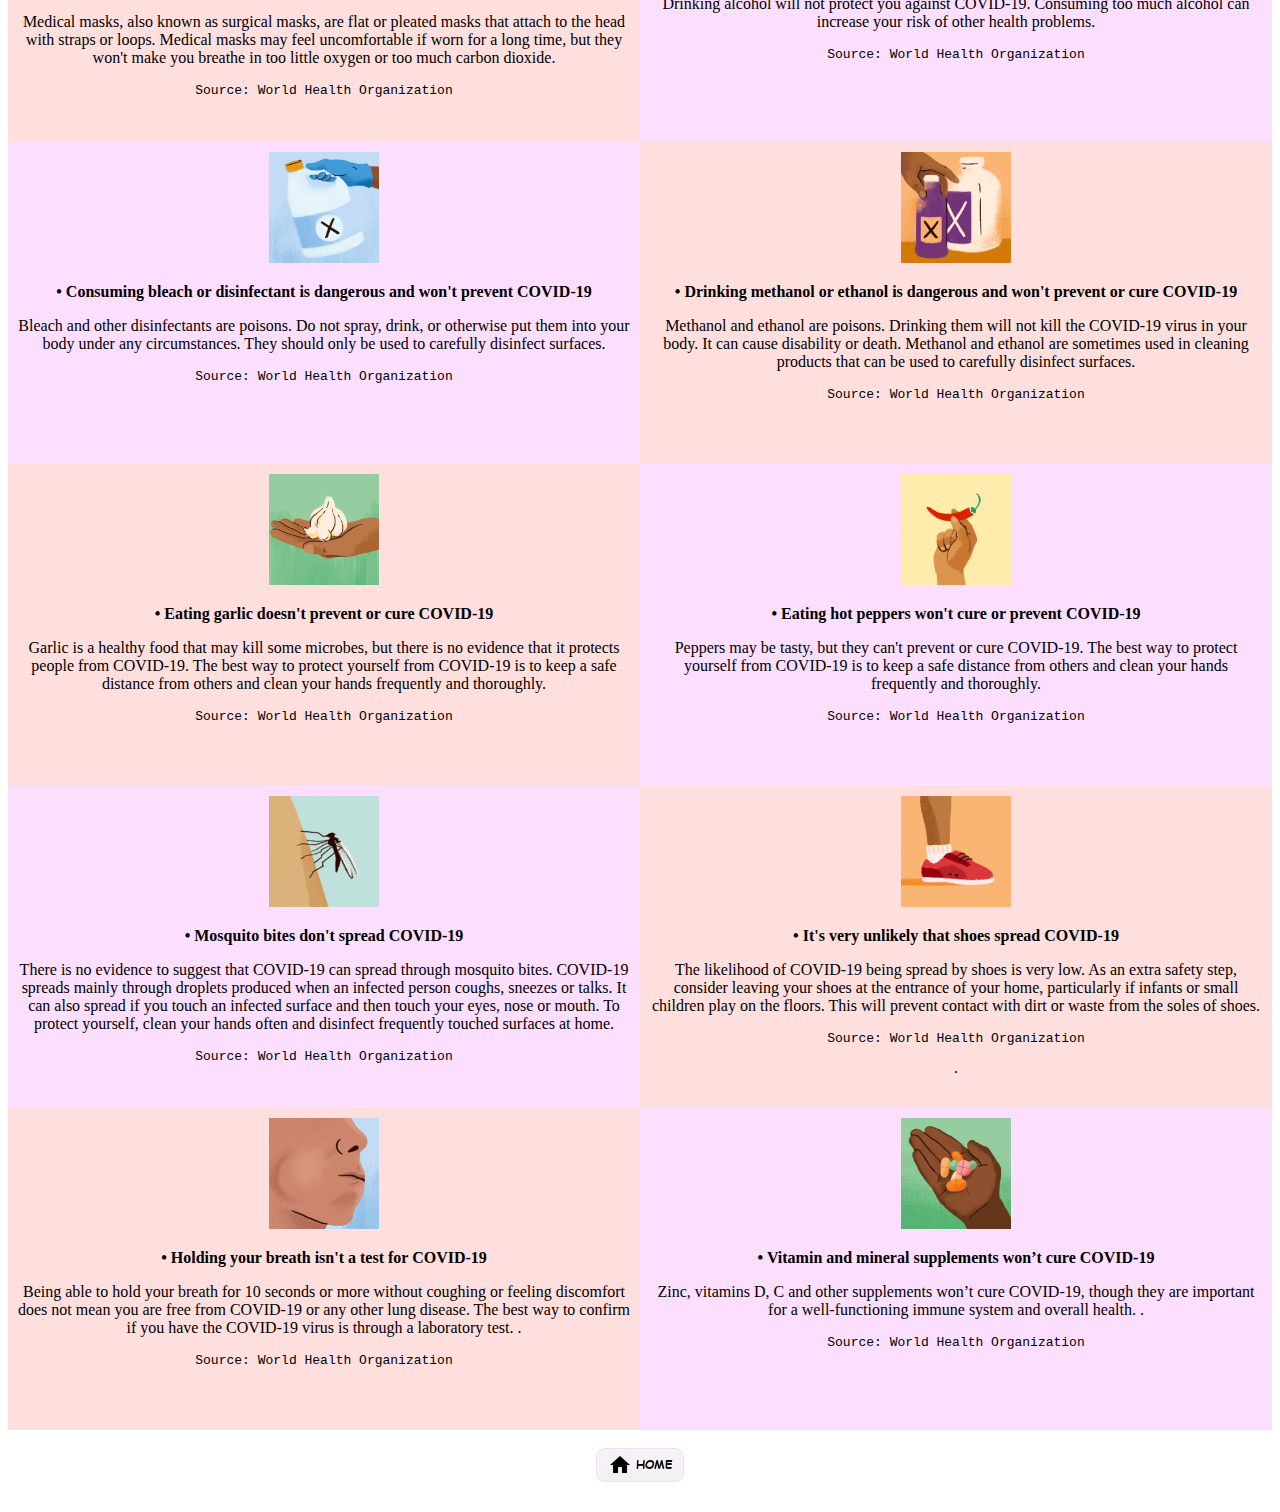
<file: fact.html>
<!DOCTYPE html> 
<head>
<Title>FACT ABOUT COVID-19</title>
</head>
<link rel="stylesheet" type="text/css" href="style.css">
<center> <image src="image/image27.jpeg" style="width:100%">
<body>

<h2>Facts About COVID-19</h2>
<p>These facts come from leading health organizations. They correct common, untrue rumors about COVID-19.</p>

<div class="row">
  <div class="column" style="background-color:#FFDFDD;">
<img src="image/image8.png" style="width:18%">
<p><b>&#8226; Vaccines are thoroughly tested for safety before they’re made available to the public</b></p>
  <p>Vaccines go through extensive trials before they can be introduced in a country. 
Expert doctors and scientists follow strict international standards while deciding 
to make a vaccine available to the public. 
Like all medicines, vaccines may cause side effects that are usually minor and temporary. 
More serious side effects are extremely rare. 
A person is far more likely to be seriously harmed by disease than by its vaccine.
<pre>Source: World Health Organization</pre>
</p>
  </div>
  <div class="column" style="background-color:#FCDFFF;">
  <img src="image/image9.png" style="width:18%">
<p><b>&#8226; COVID-19 vaccines were developed quickly while maintaining the highest safety standard possible</p></b>
  <p>The need for a COVID-19 vaccine was urgent, so governments and companies spent much more money to develop it. Research and development took place at the same time around the world while still following strict safety and clinical standards. This allowed for faster vaccine development but doesn't make the studies any less rigorous or the vaccine any less safe.
<pre>Source: World Health Organization</pre>
</p>
  </div>
  <div class="column" style="background-color:#FCDFFF;">
  <img src="image/image12.png" style="width:18%">
<p><b>&#8226; Vaccine side effects are usually mild</p></b>
  <p>Vaccines help protect the body from certain diseases. Like any medicine, they can cause minor, short-term side effects while the body adjusts them, such as a sore arm or a mild fever. More serious side effects are possible, but extremely rare. A person is far more likely to be seriously harmed by disease than by its vaccine.
<pre>Source: World Health Organization</pre>
</p>
  </div>
  <div class="column" style="background-color:#FFDFDD;">
  <img src="image/image13.png" style="width:18%">
<p><b>&#8226; Vaccine trials involve a diverse range of volunteers</p></b>
  <p>In clinical trials, people volunteer to take and test the vaccine. These volunteers should be from diverse geographic areas, racial and ethnic backgrounds, genders, and ages. They should also include people with underlying health conditions that put them at higher risk for the disease. This helps ensure the vaccine is safe and effective for everyone.
<pre>Source: World Health Organization</pre>
</p>
  </div>
  <div class="column" style="background-color:#FFDFDD;">
<img src="image/image14.png" style="width:18%">
<p><b>&#8226; When properly worn, medical masks won't make you breathe in too little oxygen or too much carbon dioxide</p></b>
  <p>Medical masks, also known as surgical masks, are flat or pleated masks that attach to the head with straps or loops. Medical masks may feel uncomfortable if worn for a long time, but they won't make you breathe in too little oxygen or too much carbon dioxide.
<pre>Source: World Health Organization<pre>
</p>
  </div>
  <div class="column" style="background-color:#FCDFFF;">
  <img src="image/image15.png" style="width:18%">
<p><b>&#8226; Drinking alcohol won't prevent or cure COVID-19</p></b>
  <p>Drinking alcohol will not protect you against COVID-19. Consuming too much alcohol can increase your risk of other health problems.
<pre>Source: World Health Organization<pre>
</p>
  </div>
  <div class="column" style="background-color:#FCDFFF;">
  <img src="image/image16.png" style="width:18%">
<p><b>&#8226; Consuming bleach or disinfectant is dangerous and won't prevent COVID-19</p></b>
  <p>Bleach and other disinfectants are poisons. Do not spray, drink, or otherwise put them into your body under any circumstances. They should only be used to carefully disinfect surfaces.
<pre>Source: World Health Organization</pre>
</p>
  </div>
  <div class="column" style="background-color:#FFDFDD;">
  <img src="image/image17.png" style="width:18%">
<p><b>&#8226; Drinking methanol or ethanol is dangerous and won't prevent or cure COVID-19</p></b>
  <p>Methanol and ethanol are poisons. Drinking them will not kill the COVID-19 virus in your body. It can cause disability or death. Methanol and ethanol are sometimes used in cleaning products that can be used to carefully disinfect surfaces.
<pre>Source: World Health Organization</pre>
</p>
  
</div>
<div class="column" style="background-color:#FFDFDD;">
<img src="image/image19.png" style="width:18%">
<p><b>&#8226; Eating garlic doesn't prevent or cure COVID-19</p></b>
  <p>Garlic is a healthy food that may kill some microbes, but there is no evidence that it protects people from COVID-19. The best way to protect yourself from COVID-19 is to keep a safe distance from others and clean your hands frequently and thoroughly.
<pre>Source: World Health Organization</pre>
</p>
  </div>
  <div class="column" style="background-color:#FCDFFF;">
  <img src="image/image20.png" style="width: 18%">
<p><b>&#8226; Eating hot peppers won't cure or prevent COVID-19</p></b>
  <p>Peppers may be tasty, but they can't prevent or cure COVID-19. The best way to protect yourself from COVID-19 is to keep a safe distance from others and clean your hands frequently and thoroughly.
<pre>Source: World Health Organization</pre>
</p>
  </div>
  <div class="column" style="background-color:#FCDFFF;">
  <img src="image/image21.png" style="width:18%">
<p><b>&#8226; Mosquito bites don't spread COVID-19</p></b>
  <p>There is no evidence to suggest that COVID-19 can spread through mosquito bites. COVID-19 spreads mainly through droplets produced when an infected person coughs, sneezes or talks. It can also spread if you touch an infected surface and then touch your eyes, nose or mouth. To protect yourself, clean your hands often and disinfect frequently touched surfaces at home.
<pre>Source: World Health Organization</pre>
</p>
  </div>
  <div class="column" style="background-color:#FFDFDD;">
  <img src="image/image29.png" style="width:18%">
<p><b>&#8226; It's very unlikely that shoes spread COVID-19</p></b>
  <p>The likelihood of COVID-19 being spread by shoes is very low. As an extra safety step, consider leaving your shoes at the entrance of your home, particularly if infants or small children play on the floors. This will prevent contact with dirt or waste from the soles of shoes.
<pre>Source: World Health Organization</pre>
.</p>
</div>
  <div class="column" style="background-color:#FFDFDD;">
  <img src="image/image10.png" style="width:18%">
<p><b>&#8226; Holding your breath isn't a test for COVID-19</p></b>
  <p>Being able to hold your breath for 10 seconds or more without coughing or feeling discomfort does not mean you are free from COVID-19 or any other lung disease. The best way to confirm if you have the COVID-19 virus is through a laboratory test.
.</p>
<pre>Source: World Health Organization</pre>
</div>
  <div class="column" style="background-color:#FCDFFF;">
  <img src="image/image30.png" style="width:18%">
<p><b>&#8226; Vitamin and mineral supplements won’t cure COVID-19</p></b>
  <p>Zinc, vitamins D, C and other supplements won’t cure COVID-19, though they are important for a well-functioning immune system and overall health.
.</p>
<pre>Source: World Health Organization</pre>
</div>
</center>
<br>
<center><a href="index.html"><img src= "image/home.png"></a></center>
<br>
</body>
</html>
</file>
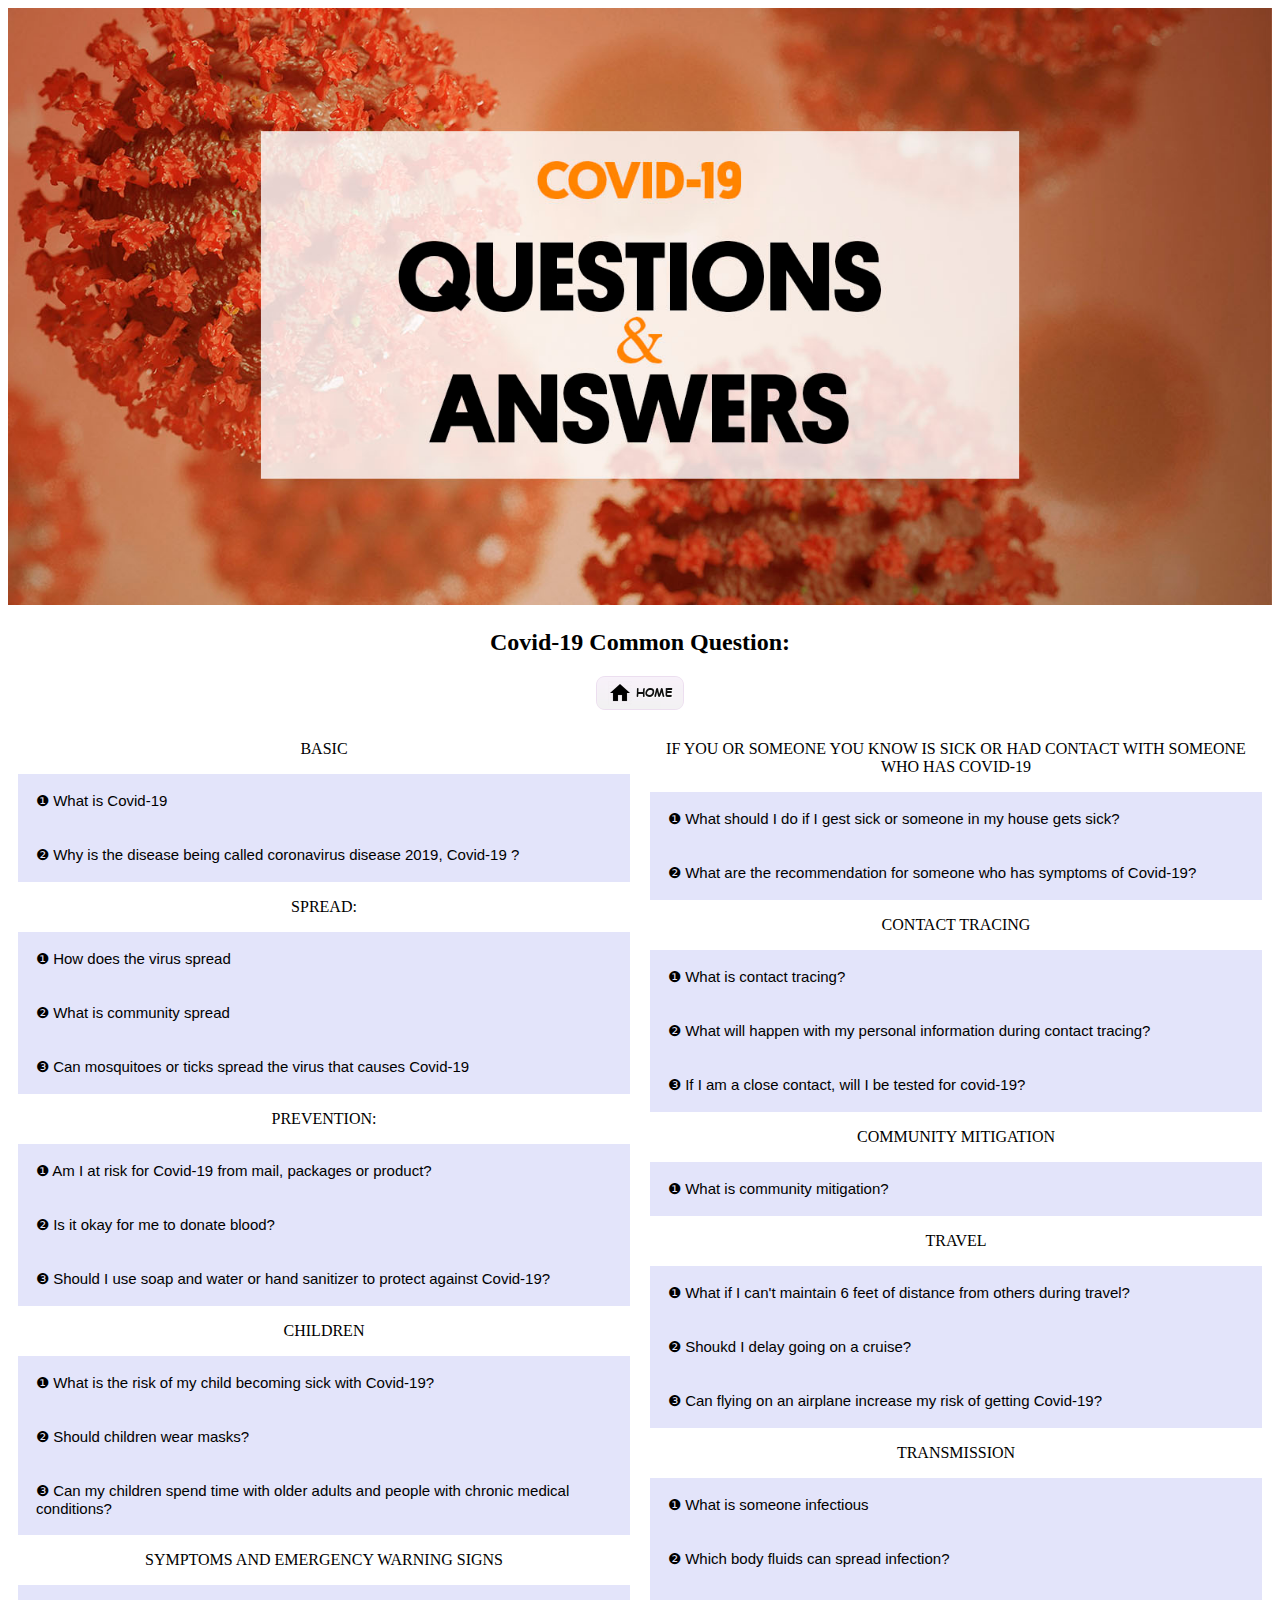
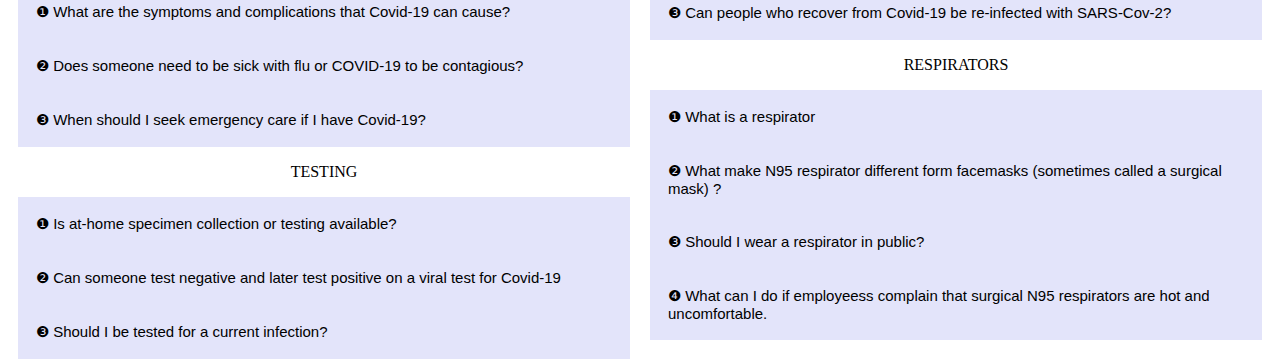
<file: faq.html>
<!DOCTYPE html> 
<head>
<Title>Frequently Ask Questions</title>

<link rel="stylesheet" type="text/css" href="style.css">
<center> <image src="image/faq19.jpg" style="width:100%">
<body>
<center><h2>Covid-19 Common Question:</h2></center>
<a href="index.html"><img src= "image/home.png"></a>
<br>
<div class="row">
  <div class="column" style="background-color:white;"><body>
<p>BASIC</p>
<button type="button" class="collapsible">&#10102; What is Covid-19</button>
<div class="content">
  <p>COVID-19 is a disease caused by a virus called SARS-CoV-2. Most people with COVID-19 have mild symptoms, but some people can become severely ill. 
Although most people with COVID-19 get better within weeks of illness, some people experience post-COVID conditions. 
Post-COVID conditions are a wide range of new, returning, or ongoing health problems people can experience more than four weeks after first being infected with the virus that causes COVID-19. Older people and those who have certain underlying medical conditions are more likely to get severely ill from COVID-19. 
Vaccines against COVID-19 are safe and effective.</p>
</div>
<button type="button" class="collapsible">&#10103; Why is the disease being called coronavirus disease 2019, Covid-19 ?</button>
<div class="content">
  <p>On February 11, 2020 the World Health Organization announced an official name for the disease that is causing the 2019 novel coronavirus pandemic, first identified in Wuhan China. 
The new name of this disease is coronavirus disease 2019, abbreviated as COVID-19. In COVID-19, “CO” stands for corona, “VI” for virus, and ”D” for disease. 
Formerly, this disease was referred to as “2019 novel coronavirus” or “2019-nCoV.”</p>
</div>

<p>SPREAD:</p>
<button type="button" class="collapsible">&#10102; How does the virus spread</button>
<div class="content">
  <p>
COVID-19 is thought to spread mainly through close contact from person to person, including between people who are physically near each other (within about 6 feet). People who are infected but do not show symptoms can also spread the virus to others. Cases of reinfection with COVID-19  have been reported but are rare. We are still learning about how the virus spreads and the severity of illness it causes.

COVID-19 spreads very easily from person to person. How easily a virus spreads from person to person can vary. The virus that causes COVID-19 appears to spread more efficiently than influenza but not as efficiently as measles, which is among the most contagious viruses known to affect people.

</p>
</div>
<button type="button" class="collapsible">&#10103; What is community spread</button>
<div class="content">
  <p>Community spread means people have been infected with the virus in an area, including some who are not sure how or where they became infected. Each health department determines community spread differently based on local conditions. </p>
</div>
<button type="button" class="collapsible">&#10104; Can mosquitoes or ticks spread the virus that causes Covid-19</button>
<div class="content">
  <p>At this time, CDC has no data to suggest that this new coronavirus or other similar coronaviruses are spread by mosquitoes or ticks. The main way that COVID-19 spreads is from person to person. </p>
</div>

<p>PREVENTION:</p>
<button type="button" class="collapsible">&#10102; Am I at risk for Covid-19 from mail, packages or product?</button>
<div class="content">
  <p>Coronaviruses are thought to be spread most often by respiratory droplets. Although the virus can survive for a short period on some surfaces, it is unlikely to be spread from domestic or international mail, products, or packaging. However, it may be possible that people can get COVID-19 by touching a surface or object that has the virus on it and then touching their own mouth, nose, or possibly their eyes, but this is not thought to be the main way the virus spreads.</p>
</div>
<button type="button" class="collapsible">&#10103; Is it okay for me to donate blood?</button>
<div class="content">
  <p>In healthcare settings across the United States, donated blood is a lifesaving, essential part of caring for patients. The need for donated blood is constant, and blood centers are open and in urgent need of donations. CDC encourages people who are well to continue to donate blood if they are able, even if they are practicing social distancing because of COVID-19. CDC is supporting blood centers by providing recommendations that will keep donors and staff safe. Examples of these recommendations include spacing donor chairs 6 feet apart, thoroughly adhering to environmental cleaning practices, and encouraging donors to make donation appointments ahead of time.</p>
</div>
<button type="button" class="collapsible">&#10104; Should I use soap and water or hand sanitizer to protect against Covid-19?</button>
<div class="content">
  <p>Handwashing is one of the best ways to protect yourself and your family from getting sick. Wash your hands often with soap and water for at least 20 seconds, especially after blowing your nose, coughing, or sneezing; going to the bathroom; and before eating or preparing food. If soap and water are not readily available, use an alcohol-based hand sanitizer with at least 60% alcohol.</p>
</div>

<p>CHILDREN</p>
<button type="button" class="collapsible">&#10102; What is the risk of my child becoming sick with Covid-19?</button>
<div class="content">
  <p>Children can be infected with the virus that causes COVID-19 and can get sick with COVID-19. Most children with COVID-19 have mild symptoms or they may have no symptoms at all (“asymptomatic”). Fewer children have been sick with COVID-19 compared to adults. Babies younger than 1 and children with certain underlying medical conditions may be more likely to have serious illness from COVID-19. Some children have developed a rare but serious disease that is linked to COVID-19 called multisystem inflammatory syndrome (MIS-C).</p>
</div>
<button type="button" class="collapsible">&#10103; Should children wear masks?</button>
<div class="content">
  <p>In general, children 2 years and older should wear a mask. However, CDC recognizes that wearing masks may not be possible in every situation or for some people. Appropriate and consistent use of masks may be challenging for some children, such as children with certain disabilities, including cognitive, intellectual, developmental, sensory and behavioral disorders. Learn more about what you should do if your child or you cannot wear masks in certain situations and special considerations for children who may have difficulties with techniques for improved fit and filtration.</p>
</div>
<button type="button" class="collapsible">&#10104; Can my children spend time with older adults and people with chronic medical conditions?</button>
<div class="content">
  <p>Older adults and people who have certain underlying medical conditions are at increased risk for getting severely ill from COVID-19. To protect those who are at increased risk for severe illness from COVID-19, you may consider taking these extra precautions.
<pre>
&#10064; Separate your child from others in your household who have an increased risk for 
severe illness from COVID-19.

&#10064; Carefully consider who might be best to provide childcare if you are unable to care 
for your child (for example, you are not able to stay with your child while childcare 
or school is closed).

&#10064; Limit your child’s contact with other people if someone at higher risk for 
COVID-19 will be providing care (such as an older adult or someone with an 
underlying medical condition).

&#10064; Postpone visits or trips to see grandparents, older family members and family members 
who are at increased risk for severe illness from COVID-19. 
Consider connecting virtually or by writing letters.</pre>
</div>


<p>SYMPTOMS AND EMERGENCY WARNING SIGNS</p>
<button type="button" class="collapsible">&#10102; What are the symptoms and complications that Covid-19 can cause? </button>
<div class="content">
  <p>People with COVID-19 have reported a wide range of symptoms – from mild symptoms to severe illness. Symptoms may appear 2-14 days after exposure to the virus. If you have fever, cough, or other symptoms, you might have COVID-19.</p>
</div>
<button type="button" class="collapsible">&#10103; Does someone need to be sick with flu or COVID-19 to be contagious?</button>
<div class="content">
  <p>No. The CDC says most people can spread the flu and coronavirus for at least a day before they develop symptoms, but that people with coronavirus are thought to remain contagious for longer. People with the flu are most contagious in the first four days but can spread the virus for up to seven days after becoming sick. Coronavirus patients remain contagious for at least 10 days, even if their symptoms go away, according to the CDC.</p>
</div>
<button type="button" class="collapsible">&#10104; When should I seek emergency care if I have Covid-19?</button>
<div class="content">
  <p>Look for emergency warning signs* for COVID-19. If someone is showing any of these signs, seek emergency medical care immediately

<pre>
&#10064; Trouble breathing

&#10064; Persistent pain or pressure in the chest

&#10064; New confusion

&#10064; Inability to wake or stay awake

&#10064; Pale, gray, or blue-colored skin, lips, or nail beds, depending on skin tone</pre></p>
</div>

<p>TESTING</p>
<button type="button" class="collapsible">&#10102; Is at-home specimen collection or testing available?</button>
<div class="content">
  <p>Yes. At-home testing and collection allow you to collect a specimen at home and either send it to a testing facility or preform the test at home.
You and your healthcare provider might consider either an at-home collection kit or an at-home test if you have signs and symptoms of COVID-19 or if you can’t get testing at a local healthcare facility.</p>
</div>
<button type="button" class="collapsible">&#10103; Can someone test negative and later test positive on a viral test for Covid-19</button>
<div class="content">
  <p>Yes, it is possible. You may test negative if the sample was collected early in your infection and test positive later during this illness. You could also be exposed to COVID-19 after the test and get infected then. 
Even if you test negative, you still should take steps to protect yourself and others.</p>
</div>
<button type="button" class="collapsible">&#10104; Should I be tested for a current infection?</button>
<div class="content">
  <p>The following should be tested for current infection

<pre>People who have symptoms of COVID-19.
&#10064;  Most people who have had close contact (within 6 feet for a total of 15 minutes
or more over a 24-hour period) with someone with confirmed COVID-19.

&#10064; Fully vaccinated people with no COVID-19 symptoms do not need to be tested 
following an exposure to someone with COVID-19.

&#10064; People who have tested positive for COVID-19 within the past 3 months and 
recovered do not need to get tested following an exposure as long as they do 
not develop new symptoms.

&#10064; People who have taken part in activities that put them at higher 
risk for COVID-19 because they cannot physically distance as needed 
to avoid exposure such as travel, attending large social or mass gatherings, 
or being in crowded or poorly-ventilated indoor settings.<pre></p>
</div>
  </div>
  <div class="column" style="background-color:white;">
    <body>

<p>IF YOU OR SOMEONE YOU KNOW IS SICK OR HAD CONTACT WITH SOMEONE WHO HAS COVID-19</p>
<button type="button" class="collapsible">&#10102; What should I do if I gest sick or someone in my house gets sick?</button>
<div class="content">
  <p>People who have been in close contact with someone who has COVID-19—
excluding people who have had COVID-19 within the past 3 months or who are fully vaccinated
<pre>
&#10064; People who have tested positive for COVID-19 within the past 3 months and 
recovered do not have to quarantine or get tested again as long as they 
do not develop new symptoms.

&#10064; People who develop symptoms again within 3 months of their first about 
of COVID-19 may need to be tested again if there is no other cause 
identified for their symptoms.

&#10064; People who have been in close contact with someone who has COVID-19 
are not required to quarantine if they have been fully vaccinated against 
the disease and show no symptoms.</pre></p>
</div>
<button type="button" class="collapsible">&#10103; What are the recommendation for someone who has symptoms of Covid-19?</button>
<div class="content">
  <p>If you are sick with COVID-19 or think you might have COVID-19, follow the steps below to care for yourself and to help protect other people in your home and community.

<pre>
&#10064; Stay at home (except to get medical care).

&#10064; Separate yourself from others.

&#10064; Monitor your symptoms.

&#10064; Wear a mask over your nose and mouth when around others.

&#10064; Cover your coughs and sneezes.

&#10064; Wash your hands often.

&#10064; Clean high-touch surfaces every day.

&#10064; Avoid sharing personal household items.</pre></p>
</div>

<p>CONTACT TRACING</p>
<button type="button" class="collapsible">&#10102; What is contact tracing?</button>
<div class="content">
  <p>Contact tracing has been used for decades by state and local health departments to slow or stop the spread of infectious diseases.

Contact tracing slows the spread of COVID-19 by

<pre>
&#10064; Letting people know they may have been exposed to COVID-19 and should 
monitor their health for signs and symptoms of COVID-19

&#10064; Helping people who may have been exposed to COVID-19 get tested

&#10064; Asking people to self-isolate if they have COVID-19 or self-quarantine 
if they are a close contact of someone with COVID-19</pre>

<p>During contact tracing, the health department staff will not ask you for
<pre>
&#10064; Money

&#10064; Social Security number

&#10064; Bank account information

&#10064; Salary information

&#10064; Credit card numbers</pre></p>
</div>
<button type="button" class="collapsible">&#10103; What will happen with my personal information during contact tracing?</button>
<div class="content">
  <p>Discussions with health department staff are confidential. This means that your personal and medical information will be kept private and only shared with those who may need to know, like your health care provider.

If you have been diagnosed with COVID-19, your name will not be shared with those you came in contact with. The health department will only notify people you were in close contact with that they might have been exposed to COVID-19. Each state and jurisdiction use their own method for collecting and protecting health information. To learn more, contact your state or local health department.</p>
</div>
<button type="button" class="collapsible">&#10104; If I am a close contact, will I be tested for covid-19?</button>
<div class="content">
  <p>If you have been in close contact with someone who has COVID-19, you should be tested, even if you do not have symptoms of COVID-19. The health department may be able to provide resources for testing in your area.

For more information, see COVID-19 Contact Tracing.

Watch for or monitor your symptoms of COVID-19. If your symptoms worsen or become severe, you should seek medical care.</p>
</div>

<p>COMMUNITY MITIGATION</p>
<button type="button" class="collapsible">&#10102; What is community mitigation?</button>
<div class="content">
  <p>Community mitigation is a set of actions that people and communities can take to slow the spread of infectious diseases like COVID-19. The goal of community mitigation in areas with local COVID-19 transmission is to slow its spread and to protect all individuals, especially those at increased risk for severe illness, while minimizing the negative impacts of these strategies.</p>
</div>

<p>TRAVEL</p>
<button type="button" class="collapsible">&#10102; What if I can't maintain 6 feet of distance from others during travel?</button>
<div class="content">
  <p>Maintaining physical distance to prevent COVID-19 is often difficult on public transportation conveyances. People may not be able to distance themselves by the recommended minimum of 6 feet from other people seated nearby or those standing in or passing through the aisles on airplanes, trains, or buses.

Where physical distancing is difficult or impossible, it is essential that drivers, operators, and other transportation staff follow additional preventive measures, such as increasing ventilation and cleaning high-touch surfaces, and travelers should still take steps to protect themselves and others.

Transportation staff and eligible passengers can protect themselves by getting fully vaccinated. While getting vaccinated against COVID-19 is the top prevention strategy, those who are not fully vaccinated should follow guidance for unvaccinated people.

Wearing a mask over your nose and mouth is required on planes, buses, trains, and other forms of public transportation traveling into, within, or out of the United States, and while indoors at U.S. transportation hubs, such as airports and stations, even for those people who have been fully vaccinated.</p>
</div>

<button type="button" class="collapsible">&#10103; Shoukd I delay going on a cruise?</button>
<div class="content">
  <p>At this time, CDC still recommends people who are not fully vaccinated avoid any travel on cruise ships, including river cruises, worldwide, because the risk of COVID-19 on cruise ships is high. It is especially important that people who are not fully vaccinated and who are more likely to get severely ill avoid travel on cruise ships, including river cruises. Cruise passengers who are not fully vaccinated against COVID-19 are at increased risk, since the virus spreads person-to-person, and outbreaks of COVID-19 have been reported on cruise ships because of their congregate (group) settings where COVID-19 spreads easily.</p>
</div>

<button type="button" class="collapsible">&#10104; Can flying on an airplane increase my risk of getting Covid-19?</button>
<div class="content">
  <p>Yes. Air travel requires spending time in security lines and airport terminals, which can bring you in close contact with other people and frequently touched surfaces. Most viruses and other germs do not spread easily on flights because of how air circulates and is filtered on airplanes. However, social distancing is difficult on crowded flights, and you may have to sit near others (within 6 feet), sometimes for hours. This may increase your risk for exposure to the virus that causes COVID-19.</p>
</div>

<p>TRANSMISSION</p>
<button type="button" class="collapsible">&#10102; What is someone infectious</button>
<div class="content">
  <p>The onset and duration of viral shedding and the period of infectiousness for COVID-19 are not yet known with certainty. Based on current evidence, scientists believe that persons with mild to moderate COVID-19 may shed replication-competent SARS-CoV-2 for up to 10 days following symptom onset, while a small fraction of persons with severe COVID-19, including immunocompromised persons, may shed replication-competent virus for up to 20 days. It is possible that SARS-CoV-2 RNA may be detectable in the upper or lower respiratory tract for weeks after illness onset, similar to infections with MERS-CoV and SARS-CoV. However, detection of viral RNA does not necessarily mean that infectious virus is present. Based on existing literature, the incubation period (the time from exposure to development of symptoms) of SARS-CoV-2 and other coronaviruses (e.g., MERS-CoV, SARS-CoV) ranges from 2–14 days.</p>
</div>

<button type="button" class="collapsible">&#10103; Which body fluids can spread infection?</button>
<div class="content">
  <p>SARS-CoV-2 RNA has been detected in upper and lower respiratory tract specimens, and SARS-CoV-2 virus has been isolated from upper respiratory tract specimens and bronchoalveolar lavage fluid. SARS-CoV-2 RNA has been detected in blood and stool specimens, and SARS-CoV-2 virus has been isolated in cell culture from the stool of some patients, including a patient with pneumonia 15 days after symptom onset. The duration of SARS-CoV-2 RNA detection in upper and lower respiratory tract specimens and in extrapulmonary specimens is not yet known but may be several weeks or longer. Duration of several weeks or longer has been observed in cases of MERS-CoV or SARS-CoV infection. While viable, infectious SARS-CoV has been isolated from respiratory, blood, urine, and stool specimens, viable, infectious MERS-CoV has only been isolated from respiratory tract specimens. It is not yet known whether other non-respiratory body fluids from an infected person including blood, vomit, urine, breast milk, or semen can contain viable, infectious SARS-CoV-2.</p>
</div>

<button type="button" class="collapsible">&#10104; Can people who recover from Covid-19 be re-infected with SARS-Cov-2?</button>
<div class="content">
  <p>CDC is aware of recent reports indicating that persons who were previously diagnosed with COVID-19 can be re-infected. These reports can understandably cause concern. The immune response, including duration of immunity, to SARS-CoV-2 infection is not yet understood. Based on what we know from other viruses, including common human coronaviruses, some reinfections are expected. Ongoing COVID-19 studies will help establish the frequency and severity of reinfection and who might be at higher risk for reinfection. At this time, whether you have had COVID-19 or not, the best ways to prevent infection are to wear a mask in public places, stay at least 6 feet away from other people, frequently wash your hands with soap and water for at least 20 seconds, and avoid crowds and confined spaces.</p>
</div>

<p>RESPIRATORS</p>
<button type="button" class="collapsible">&#10102; What is a respirator</button>
<div class="content">
  <p>A respirator is a personal protective device that is worn on the face or head and covers at least the nose and mouth. A respirator is used to reduce the wearer’s risk of inhaling hazardous airborne particles (including infectious agents), gases or vapors. Respirators, including those intended for use in healthcare settings, are certified by the CDC/NIOSH</p>
</div>

<button type="button" class="collapsible">&#10103; What make N95 respirator different form facemasks (sometimes called a surgical mask) ?</button>
<div class="content">
  <p>
<pre>
&#10064; N95 respirators reduce the wearer’s exposure to airborne particles, from small 
particle aerosols to large droplets. N95 respirators are tight-fitting respirators
that filter out at least 95% of particles in the air, including large and small 
particles.

&#10064;  Not everyone is able to wear a respirator due to medical conditions that may be 
made worse when breathing through a respirator. Before using a respirator or getting 
fit-tested, workers must have a medical evaluation to make sure that they are able 
to wear a respirator safely.

&#10064; Achieving an adequate seal to the face is essential. United States regulations 
require that workers undergo an annual fit test and conduct a user seal check 
each time the respirator is used. Workers must pass a fit test to confirm a 
proper seal before using a respirator in the workplace.

&#10064; When properly fitted and worn, minimal leakage occurs around edges of the 
respirator when the user inhales. This means almost all of the air is directed 
through the filter media.

&#10064; Unlike NIOSH-approved N95s, facemasks are loose-fitting and provide only 
barrier protection against droplets, including large respiratory particles. 
No fit testing or seal check is necessary with facemasks. Most facemasks 
do not effectively filter small particles from the air and do not prevent 
leakage around the edge of the mask when the user inhales.

&#10064; The role of facemasks is for patient source control, to prevent 
contamination of the surrounding area when a person coughs or sneezes.  
Patients with confirmed or suspected COVID-19 should wear a facemask until 
they are isolated in a hospital or at home. The patient does not need to wear 
a facemask while isolated.</pre></p>
</div>

<button type="button" class="collapsible">&#10104; Should I wear a respirator in public?</button>
<div class="content">
  <p>Most often, spread of respiratory viruses from person-to-person happens among close contacts (within 6 feet). Recent studies indicate that people who are infected but do not have symptoms likely also play a role in the spread of COVID-19. CDC recommends everyday preventive actions to prevent the spread of respiratory viruses, such as avoiding people who are sick, avoiding touching your eyes or nose, and covering your cough or sneeze with a tissue. People who are sick should stay home and not go into crowded public places or visit people in hospitals. Workers who are sick should follow CDC guidelines and stay home when they are sick.</p>
</div>

<button type="button" class="collapsible">&#10105; What can I do if employeess complain that surgical N95 respirators are hot and uncomfortable.</button>
<div class="content">
  <p>The requirements for surgical N95 respirators that make them resistant to high velocity streams of body fluids and help protect the sterile field can result in a design that has a higher breathing resistance (makes it more difficult to breath) than a typical N95 respirator. Also, surgical N95 respirators are designed without exhalation valves which are sometimes perceived as warmer inside the mask than typical N95 respirators. If you are receiving complaints, you may consider having employees who are not doing surgery, not working in a sterile field, or not potentially exposed to high velocity streams of body fluids wear a standard N95 with an exhalation valve.</p>
</div>

<script>
var coll = document.getElementsByClassName("collapsible");
var i;

for (i = 0; i < coll.length; i++) {
  coll[i].addEventListener("click", function() {
    this.classList.toggle("active");
    var content = this.nextElementSibling;
    if (content.style.display === "block") {
      content.style.display = "none";
    } else {
      content.style.display = "block";
    }
  });
}
</script>
<br>
</body>
</html>
</file>
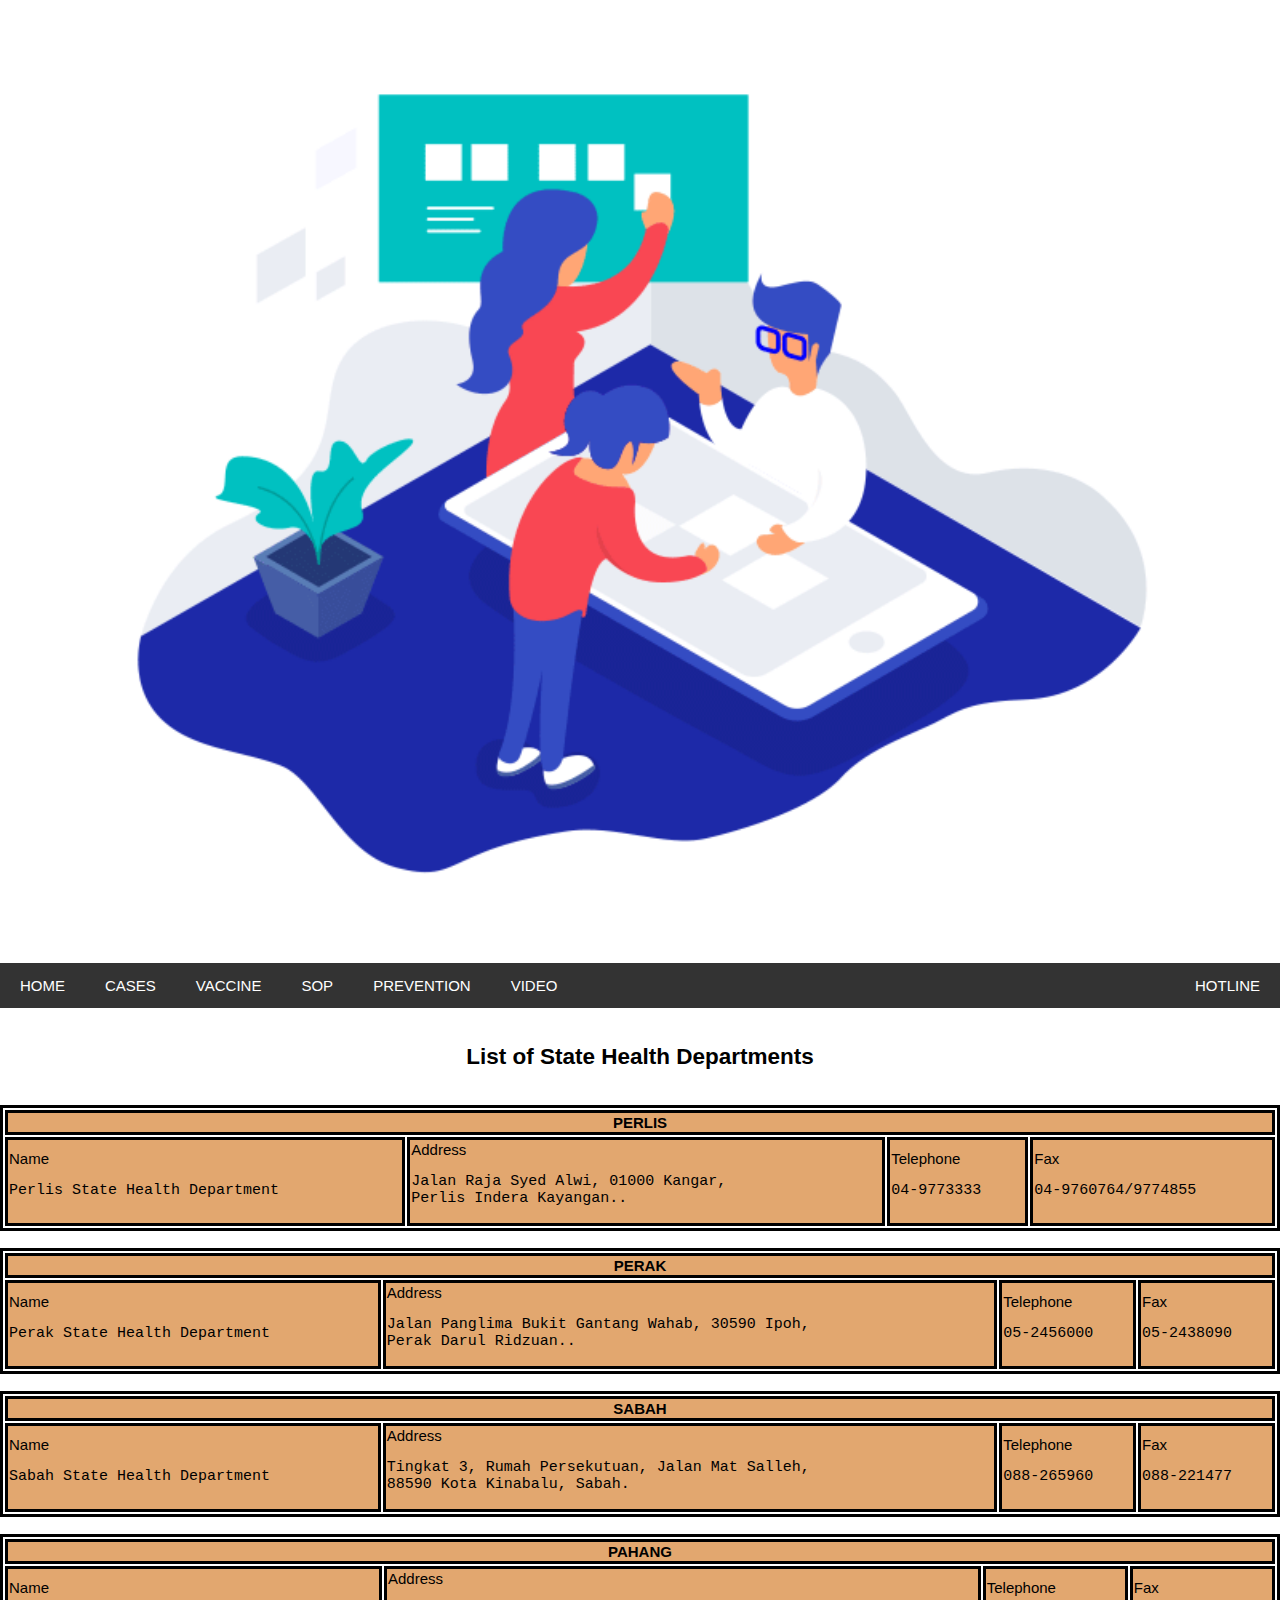
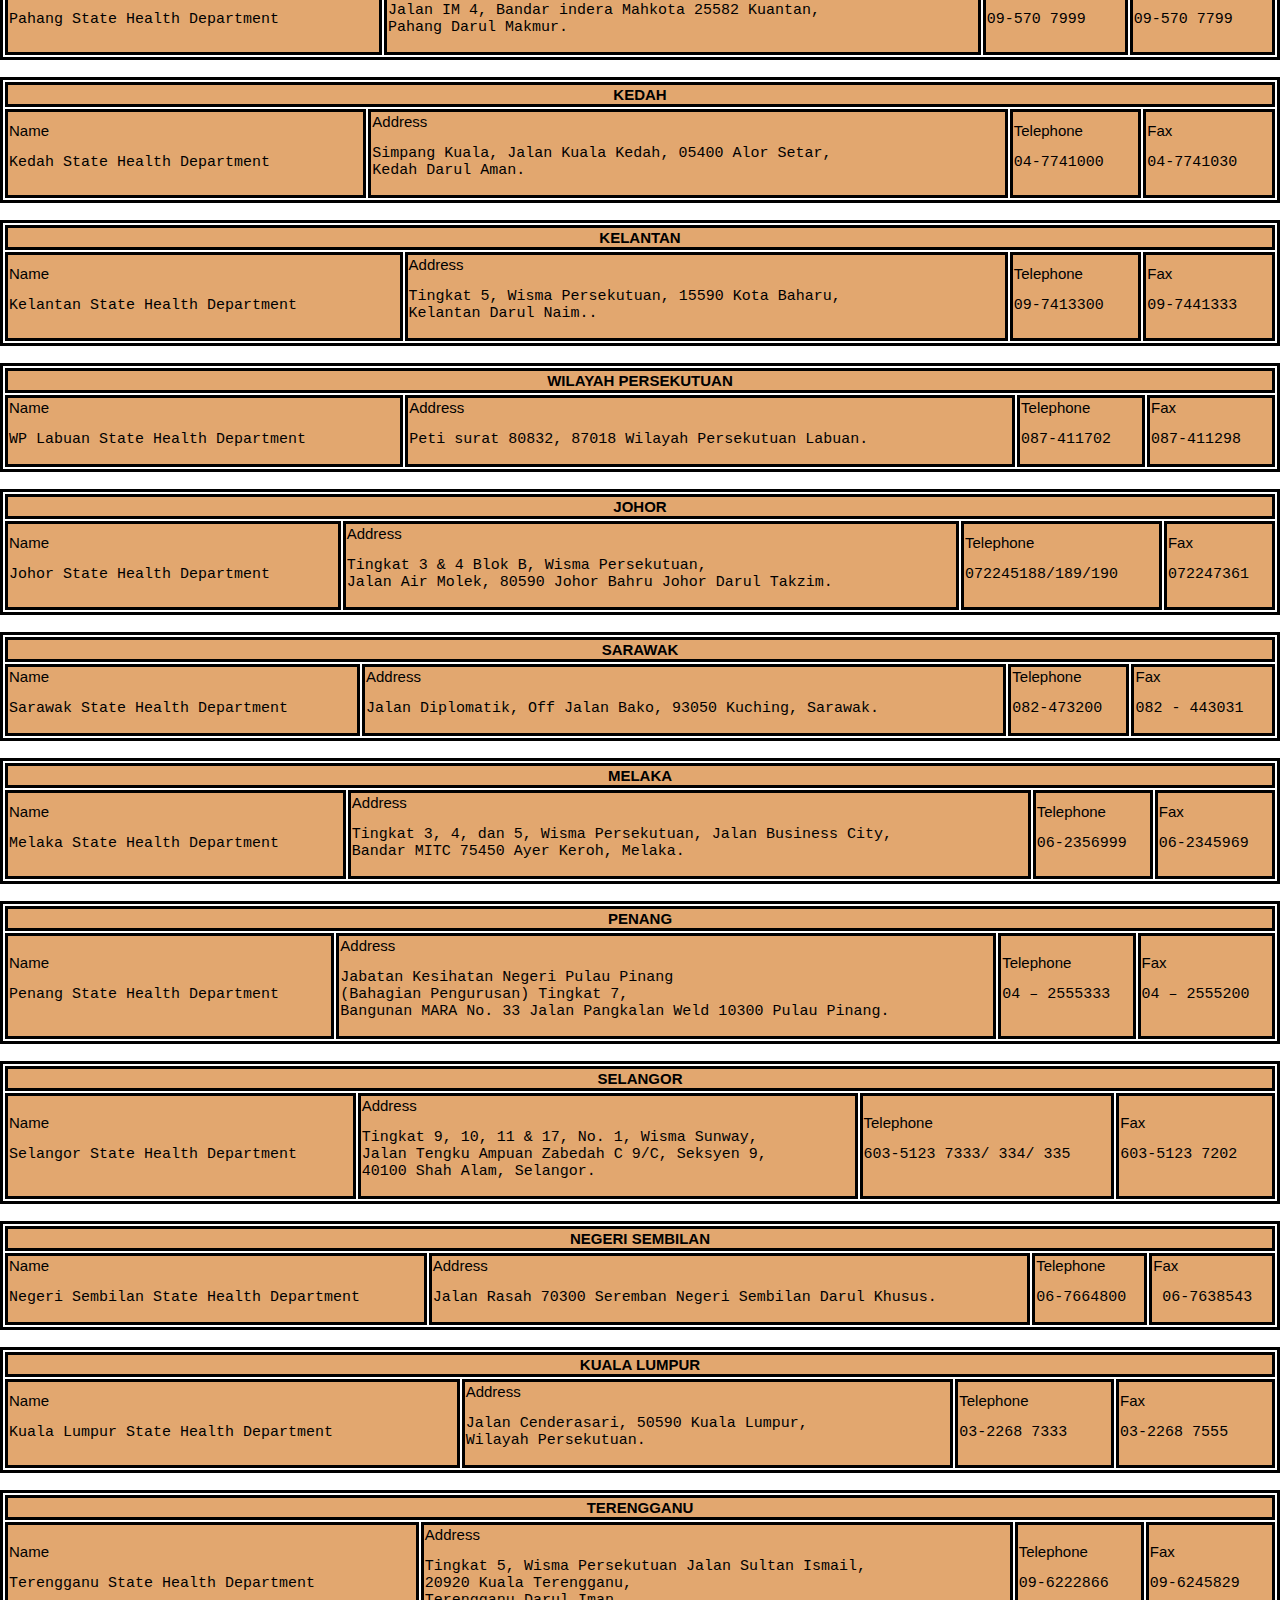
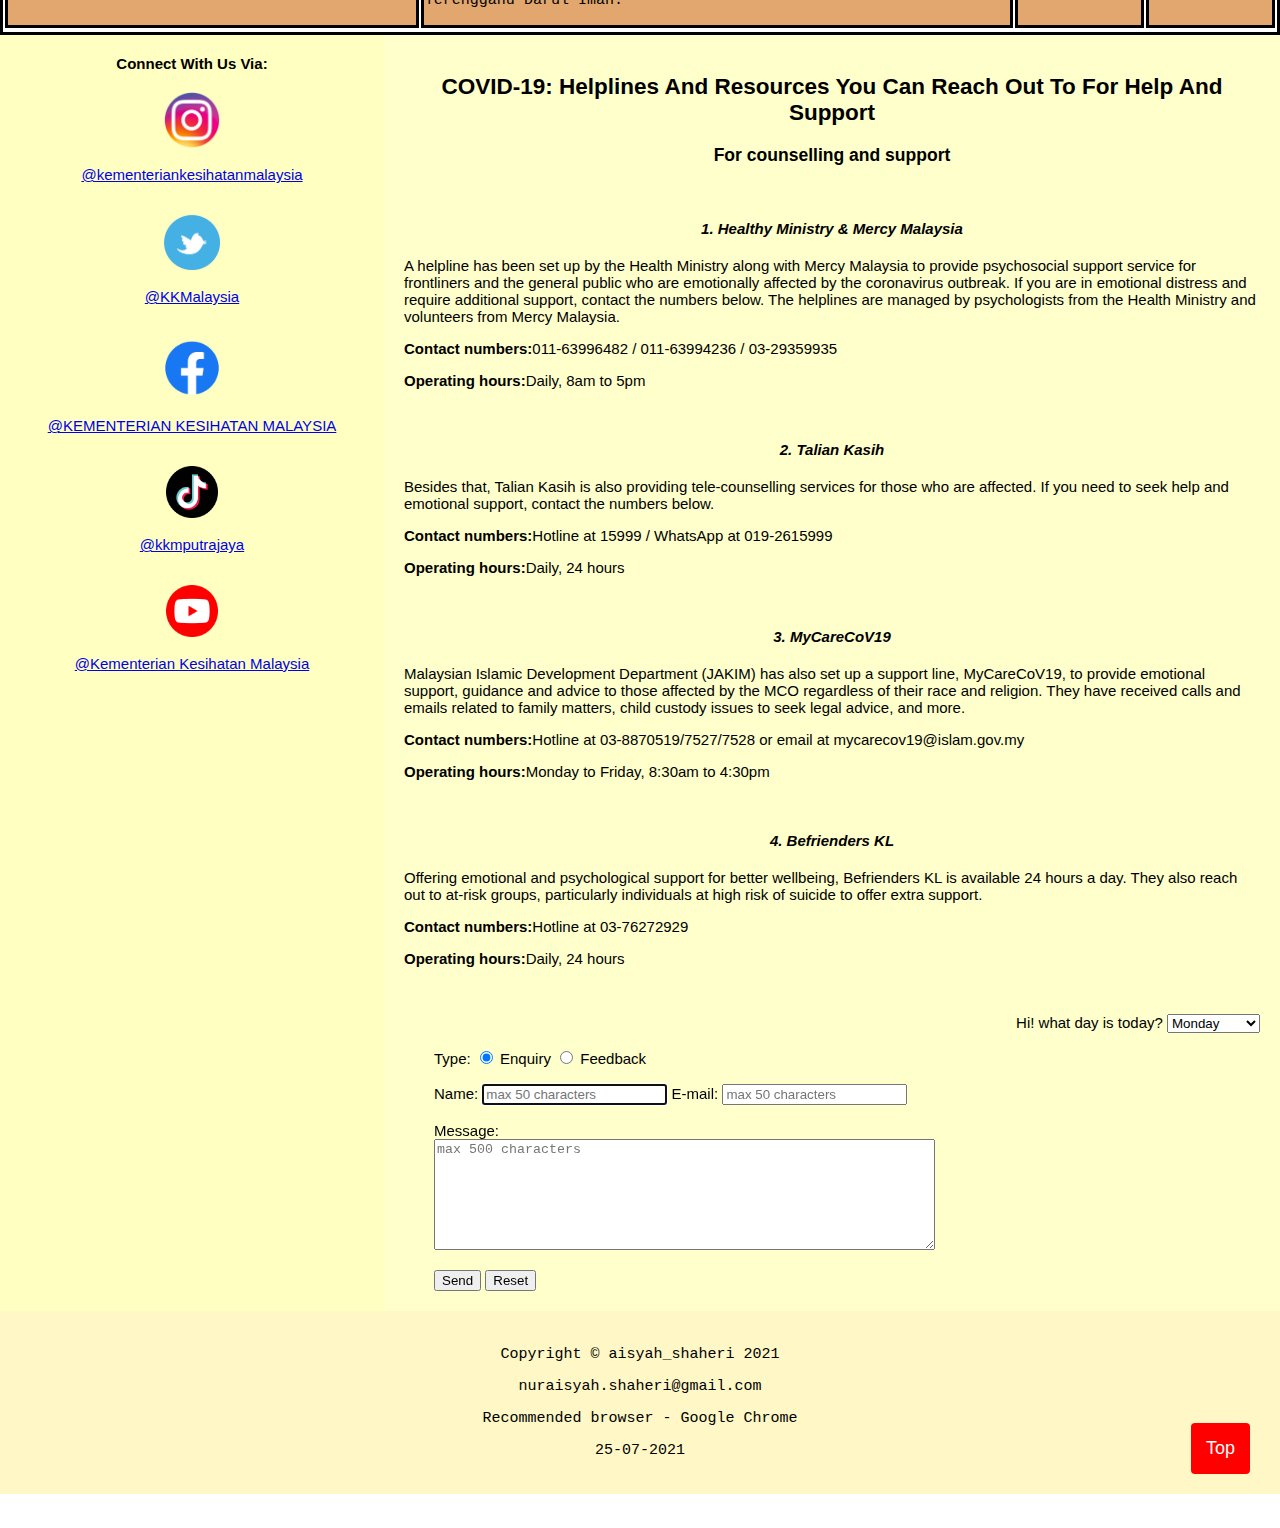
<file: hotline.html>
<!Doctype html>
<html>
<head>
<title>HOTLINE</title>
</head>
<center><img src="image/sm.gif" style="width:100%"></center>

<style>
* {
  box-sizing: border-box;
}

/* Style the body */
body {
  font-family: Arial, Helvetica, sans-serif;
  margin: 0;
}

/* Increase the font size of the heading */
.header h1 {
  font-size: 40px;
}

/* Style the top navigation bar */
.navbar {
  overflow: hidden;
  background-color: #333;
}

/* Style the navigation bar links */
.navbar a {
  float: left;
  display: block;
  color: white;
  text-align: center;
  padding: 14px 20px;
  text-decoration: none;
}

/* Right-aligned link */
.navbar a.right {
  float: right;
}

/* Change color on hover */
.navbar a:hover {
  background-color: #ddd;
  color: black;
}

/* Column container */
.row {  
  display: -ms-flexbox; /* IE10 */
  display: flex;
  -ms-flex-wrap: wrap; /* IE10 */
  flex-wrap: wrap;
}

/* Create two unequal columns that sits next to each other */
/* Sidebar/left column */
.side {
  -ms-flex: 30%; /* IE10 */
  flex: 30%;
  background-color:#FFFFC2;
  padding: 20px;
}

/* Main column */
.main {   
  -ms-flex: 70%; /* IE10 */
  flex: 70%;
  background-color: #FFFFCC;
  padding: 20px;
}

/* Fake image, just for this example */
.fakeimg {
  background-color: #aaa;
  width: 100%;
  padding: 20px;
}

/* Footer */
.footer {
  padding: 20px;
  text-align: center;
  background:#FFF8C6;
}

/* Responsive layout - when the screen is less than 700px wide, make the two columns stack on top of each other instead of next to each other */
@media screen and (max-width: 700px) {
  .row {   
    flex-direction: column;
  }
}

/* Responsive layout - when the screen is less than 400px wide, make the navigation links stack on top of each other instead of next to each other */
@media screen and (max-width: 400px) {
  .navbar a {
    float: none;
    width: 100%;
  }
}
</style>
</head>
<body>

<div class="navbar">
  <a href="index.html">HOME</a>
  <a href="cases.html">CASES</a>
  <a href="vaccine.html">VACCINE</a>
   <a href="sop.html">SOP</a>
   <a href="prevention.html">PREVENTION</a>
  <a href="video.html">VIDEO</a>
  <a href="hotline.html" class="right">HOTLINE</a>
</div>
<br>
<style>
table, th, td {
  border: 3px solid black;
}
</style>
</head>
<body>
<center><h2>List of State Health Departments</h2></center>
<br>
<table style="width:100%">
  <tr bgcolor="#E2A76F">
    <th colspan="4">PERLIS</th>
  </tr>
  <tr bgcolor="#E2A76F">
    <td>Name
    <pre>Perlis State Health Department</pre></td>
    <td>Address
    <pre>Jalan Raja Syed Alwi, 01000 Kangar, 
Perlis Indera Kayangan..</pre></td>
    <td>Telephone
    <pre>04-9773333</pre></td>
    <td>Fax
    <pre>04-9760764/9774855</pre></td>
  </tr>
</table>
<br>
<table style="width:100%">
   <tr bgcolor="#E2A76F">
    <th colspan="4">PERAK</th>
  </tr>
 <tr bgcolor="#E2A76F">
    <td>Name
    <pre>Perak State Health Department</pre></td>
    <td>Address
    <pre>Jalan Panglima Bukit Gantang Wahab, 30590 Ipoh, 
Perak Darul Ridzuan..</pre></td>
    <td>Telephone
    <pre>05-2456000</pre></td>
    <td>Fax
    <pre>05-2438090</pre></td>
  </tr>
</table>
<br>
<table style="width:100%">
 <tr bgcolor="#E2A76F">
    <th colspan="4">SABAH</th>
  </tr>
  <tr bgcolor="#E2A76F">
    <td>Name
    <pre>Sabah State Health Department</pre></td>
    <td>Address
    <pre>Tingkat 3, Rumah Persekutuan, Jalan Mat Salleh, 
88590 Kota Kinabalu, Sabah.</pre></td>
    <td>Telephone
    <pre>088-265960</pre></td>
    <td>Fax
    <pre>088-221477</pre></td>
  </tr>
</table>
<br>
<table style="width:100%">
 <tr bgcolor="#E2A76F">
    <th colspan="4">PAHANG</th>
  </tr>
 <tr bgcolor="#E2A76F">
    <td>Name
    <pre>Pahang State Health Department</pre></td>
    <td>Address
    <pre>Jalan IM 4, Bandar indera Mahkota 25582 Kuantan,
Pahang Darul Makmur.</pre></td>
    <td>Telephone
    <pre>09-570 7999</pre></td>
    <td>Fax
    <pre>09-570 7799</pre></td>
  </tr>
</table>
<br>
<table style="width:100%">
 <tr bgcolor="#E2A76F">
    <th colspan="4">KEDAH</th>
  </tr>
   <tr bgcolor="#E2A76F">
    <td>Name
    <pre>Kedah State Health Department</pre></td>
    <td>Address
    <pre>Simpang Kuala, Jalan Kuala Kedah, 05400 Alor Setar, 
Kedah Darul Aman.</pre></td>
    <td>Telephone
    <pre>04-7741000</pre></td>
    <td>Fax
    <pre>04-7741030</pre></td>
  </tr>
</table>
<br>
<table style="width:100%">
 <tr bgcolor="#E2A76F">
    <th colspan="4">KELANTAN</th>
  </tr>
 <tr bgcolor="#E2A76F">
    <td>Name
    <pre>Kelantan State Health Department</pre></td>
    <td>Address
    <pre>Tingkat 5, Wisma Persekutuan, 15590 Kota Baharu, 
Kelantan Darul Naim..</pre></td>
    <td>Telephone
    <pre>09-7413300</pre></td>
    <td>Fax
    <pre>09-7441333</pre></td>
  </tr>
</table>
<br>
<table style="width:100%">
   <tr bgcolor="#E2A76F">
    <th colspan="4">WILAYAH PERSEKUTUAN</th>
  </tr>
   <tr bgcolor="#E2A76F">
    <td>Name
    <pre>WP Labuan State Health Department</pre></td>
    <td>Address
    <pre>Peti surat 80832, 87018 Wilayah Persekutuan Labuan.</pre></td>
    <td>Telephone
    <pre>087-411702</pre></td>
    <td>Fax
    <pre>087-411298</pre></td>
  </tr>
</table>
<br>
<table style="width:100%">
  <tr bgcolor="#E2A76F">
    <th colspan="4">JOHOR</th>
  </tr>
   <tr bgcolor="#E2A76F">
    <td>Name
    <pre>Johor State Health Department</pre></td>
    <td>Address
    <pre>Tingkat 3 & 4 Blok B, Wisma Persekutuan, 
Jalan Air Molek, 80590 Johor Bahru Johor Darul Takzim.</pre></td>
    <td>Telephone
    <pre>072245188/189/190</pre></td>
    <td>Fax
    <pre>072247361</pre></td>
  </tr>
</table>
<br>
<table style="width:100%">
 <tr bgcolor="#E2A76F">
    <th colspan="4">SARAWAK</th>
  </tr>
  <tr bgcolor="#E2A76F">
    <td>Name
    <pre>Sarawak State Health Department</pre></td>
    <td>Address
    <pre>Jalan Diplomatik, Off Jalan Bako, 93050 Kuching, Sarawak.</pre></td>
    <td>Telephone
    <pre>082-473200</pre></td>
    <td>Fax
    <pre>082 - 443031</pre></td>
  </tr>
</table>
<br>
<table style="width:100%">
   <tr bgcolor="#E2A76F">
    <th colspan="4">MELAKA</th>
  </tr>
 <tr bgcolor="#E2A76F">
    <td>Name
    <pre>Melaka State Health Department</pre></td>
    <td>Address
    <pre>Tingkat 3, 4, dan 5, Wisma Persekutuan, Jalan Business City, 
Bandar MITC 75450 Ayer Keroh, Melaka.</pre></td>
    <td>Telephone
    <pre>06-2356999</pre></td>
    <td>Fax
    <pre>06-2345969</pre></td>
  </tr>
</table>
<br>
<table style="width:100%">
  <tr bgcolor="#E2A76F">
    <th colspan="4">PENANG</th>
  </tr>
  <tr bgcolor="#E2A76F">
    <td>Name
    <pre>Penang State Health Department</pre></td>
    <td>Address
    <pre>Jabatan Kesihatan Negeri Pulau Pinang 
(Bahagian Pengurusan) Tingkat 7, 
Bangunan MARA No. 33 Jalan Pangkalan Weld 10300 Pulau Pinang.</pre></td>
    <td>Telephone
    <pre>04 – 2555333</pre></td>
    <td>Fax
    <pre>04 – 2555200</pre></td>
  </tr>
</table>
<br>
<table style="width:100%">
   <tr bgcolor="#E2A76F">
    <th colspan="4">SELANGOR</th>
  </tr>
  <tr bgcolor="#E2A76F">
    <td>Name
    <pre>Selangor State Health Department</pre></td>
    <td>Address
    <pre>Tingkat 9, 10, 11 & 17, No. 1, Wisma Sunway, 
Jalan Tengku Ampuan Zabedah C 9/C, Seksyen 9, 
40100 Shah Alam, Selangor.</pre></td>
    <td>Telephone
    <pre>603-5123 7333/ 334/ 335</pre></td>
    <td>Fax
    <pre>603-5123 7202 </pre></td>
  </tr>
</table>
<br>
<table style="width:100%">
  <tr bgcolor="#E2A76F">
    <th colspan="4">NEGERI SEMBILAN</th>
  </tr>
   <tr bgcolor="#E2A76F">
    <td>Name
    <pre>Negeri Sembilan State Health Department</pre></td>
    <td>Address
    <pre>Jalan Rasah 70300 Seremban Negeri Sembilan Darul Khusus.</pre></td>
    <td>Telephone
    <pre>06-7664800</pre></td>
    <td>Fax
    <pre> 06-7638543</pre></td>
  </tr>
</table>
<br>
<table style="width:100%">
  <tr bgcolor="#E2A76F">
    <th colspan="4">KUALA LUMPUR</th>
  </tr>
   <tr bgcolor="#E2A76F">
    <td>Name
    <pre>Kuala Lumpur State Health Department</pre></td>
    <td>Address
    <pre>Jalan Cenderasari, 50590 Kuala Lumpur, 
Wilayah Persekutuan.</pre></td>
    <td>Telephone
    <pre>03-2268 7333</pre></td>
    <td>Fax
    <pre>03-2268 7555</pre></td>
  </tr>
</table>
<br>
<table style="width:100%">
  <tr bgcolor="#E2A76F">
    <th colspan="4">TERENGGANU</th>
  </tr>
   <tr bgcolor="#E2A76F">
    <td>Name
    <pre>Terengganu State Health Department</pre></td>
    <td>Address
    <pre>Tingkat 5, Wisma Persekutuan Jalan Sultan Ismail,
20920 Kuala Terengganu, 
Terengganu Darul Iman.</pre></td>
    <td>Telephone
    <pre>09-6222866</pre></td>
    <td>Fax
    <pre>09-6245829</pre></td>
   <tr bgcolor="#E2A76F">
</table>

<div class="row">
  <div class="side">
   <center><b>Connect With Us Via:</b></center>
<br>
<center><a href="https://www.instagram.com/kementeriankesihatanmalaysia/?hl=en"><img src= "image/ig.png" width="18%"></a></center>
<center><p><a href="https://www.instagram.com/kementeriankesihatanmalaysia/?hl=en">@kementeriankesihatanmalaysia</a></p></center>
<br>
<center><a href="https://twitter.com/KKMPutrajaya?s=09"><img src= "image/twitter.png" width="16%"></a></center>
<center><p><a href="https://twitter.com/KKMPutrajaya?s=09">@KKMalaysia</a></p></center>
<br>
<center><a href="https://www.facebook.com/kementeriankesihatanmalaysia/"><img src= "image/fb.png" width="29%"></a></center>
<center><p><a href="https://www.facebook.com/kementeriankesihatanmalaysia/">@KEMENTERIAN KESIHATAN MALAYSIA</a></p></center>
<br>
<center><a href="https://www.tiktok.com/@kkmputrajaya?lang=en"><img src= "image/tiktok.png" width="15%"></a></center>
<center><p><a href="https://www.tiktok.com/@kkmputrajaya?lang=en">@kkmputrajaya</a></p></center>
<br>
<center><a href="https://www.youtube.com/user/kementeriankesihatan"><img src= "image/yt.png" width="15%"></a></center>
<center><p><a href="https://www.youtube.com/user/kementeriankesihatan">@Kementerian Kesihatan Malaysia</a></p></center>
  </div>
  <div class="main">
<center><h2>COVID-19: Helplines And Resources You Can Reach Out To For Help And Support</h3></center>
<center><h3>For counselling and support</h3></center>
<br>
<center><h4><i>1. Healthy Ministry & Mercy Malaysia</i></h4></center>
<p>A helpline has been set up by the Health Ministry along with Mercy Malaysia to provide psychosocial support service for frontliners and the general public who are emotionally affected by the coronavirus outbreak. 
If you are in emotional distress and require additional support, contact the numbers below. The helplines are managed by psychologists from the Health Ministry and volunteers from Mercy Malaysia.</p>
<b>Contact numbers:</b>011-63996482 / 011-63994236 / 03-29359935</p>
<b>Operating hours:</b>Daily, 8am to 5pm</p>
<br>
<center><h4><i>2. Talian Kasih</i></h4></center>
<p>Besides that, Talian Kasih is also providing tele-counselling services for those who are affected. If you need to seek help and emotional support, contact the numbers below.
</p>
<b>Contact numbers:</b>Hotline at 15999 / WhatsApp at 019-2615999</p>
<b>Operating hours:</b>Daily, 24 hours</p>
<br>
<center><h4><i>3. MyCareCoV19</i></h4></center>
<p>Malaysian Islamic Development Department (JAKIM) has also set up a support line, MyCareCoV19, to provide emotional support, guidance and advice to those affected by the MCO regardless of their race and religion.
They have received calls and emails related to family matters, child custody issues to seek legal advice, and more.</p>
<b>Contact numbers:</b>Hotline at 03-8870519/7527/7528 or email at mycarecov19@islam.gov.my</p>
<b>Operating hours:</b>Monday to Friday, 8:30am to 4:30pm</p>
<br>
<center><h4><i>4. Befrienders KL</i></h4></center>
<p>Offering emotional and psychological support for better wellbeing, Befrienders KL is available 24 hours a day. They also reach out to at-risk groups, particularly individuals at high risk of suicide to offer extra support.</p>
<b>Contact numbers:</b>Hotline at 03-76272929</p>
<b>Operating hours:</b>Daily, 24 hours</p>
<br>
<p align="right">
Hi! what day is today? 

<select name="days">

<option value="Monday">Monday</option>

<option value="Tuesday">Tuesday</option>

<option value="Wednesday">Wednesday</option>

<option value="Thursday">Thursday </option>

<option value="Friday">Friday </option>

<option value="Saturday">Saturday</option>

<option value="Sunday">Sunday</option>

</select></p>  

<form action="mailto:nuraisyah.shaheri@gmail.com" method="post" enctype="text/plain" style="padding-left: 30px;">

Type: <input type="radio" name="messagetype" value="Enquiry" checked> Enquiry <input type="radio" name="messagetype" value="Feedback"> Feedback<br><br>

Name: <input type="text" name="name" size="20" maxlength="50" placeholder="max 50 characters" autofocus required> E-mail: <input type="email" name="email" size="20" maxlength="50" placeholder="max 50 characters" required><br><br>

Message:<br>

<textarea name="message" rows="7" cols="60" maxlength="500" placeholder="max 500 characters" required></textarea>

<br><br>

<input type="submit" value="Send">

<input type="reset" value="Reset">

</form>
  </div>
</div>
<style>
body {
  font-family: Arial, Helvetica, sans-serif;
  font-size: 15px;
}

#myBtn {
  display: none;
  position: fixed;
  bottom: 20px;
  right: 30px;
  z-index: 99;
  font-size: 18px;
  border: none;
  outline: none;
  background-color: red;
  color: white;
  cursor: pointer;
  padding: 15px;
  border-radius: 4px;
}

#myBtn:hover {
  background-color: #555;
}
</style>
</head>
<body>

<button onclick="topFunction()" id="myBtn" title="Go to top">Top</button>

<div style="background-color:lightgrey;"></div>

<script>
//Get the button
var mybutton = document.getElementById("myBtn");

// When the user scrolls down 20px from the top of the document, show the button
window.onscroll = function() {scrollFunction()};

function scrollFunction() {
  if (document.body.scrollTop > 20 || document.documentElement.scrollTop > 20) {
    mybutton.style.display = "block";
  } else {
    mybutton.style.display = "none";
  }
}

// When the user clicks on the button, scroll to the top of the document
function topFunction() {
  document.body.scrollTop = 0;
  document.documentElement.scrollTop = 0;
}
</script>

<div class="footer">
  <pre>Copyright &#169; aisyah_shaheri 2021</pre>
  <pre>nuraisyah.shaheri@gmail.com</pre>
<pre>Recommended browser - Google Chrome</pre>
<pre>25-07-2021</pre>
</div>

</body>
</html>
</file>
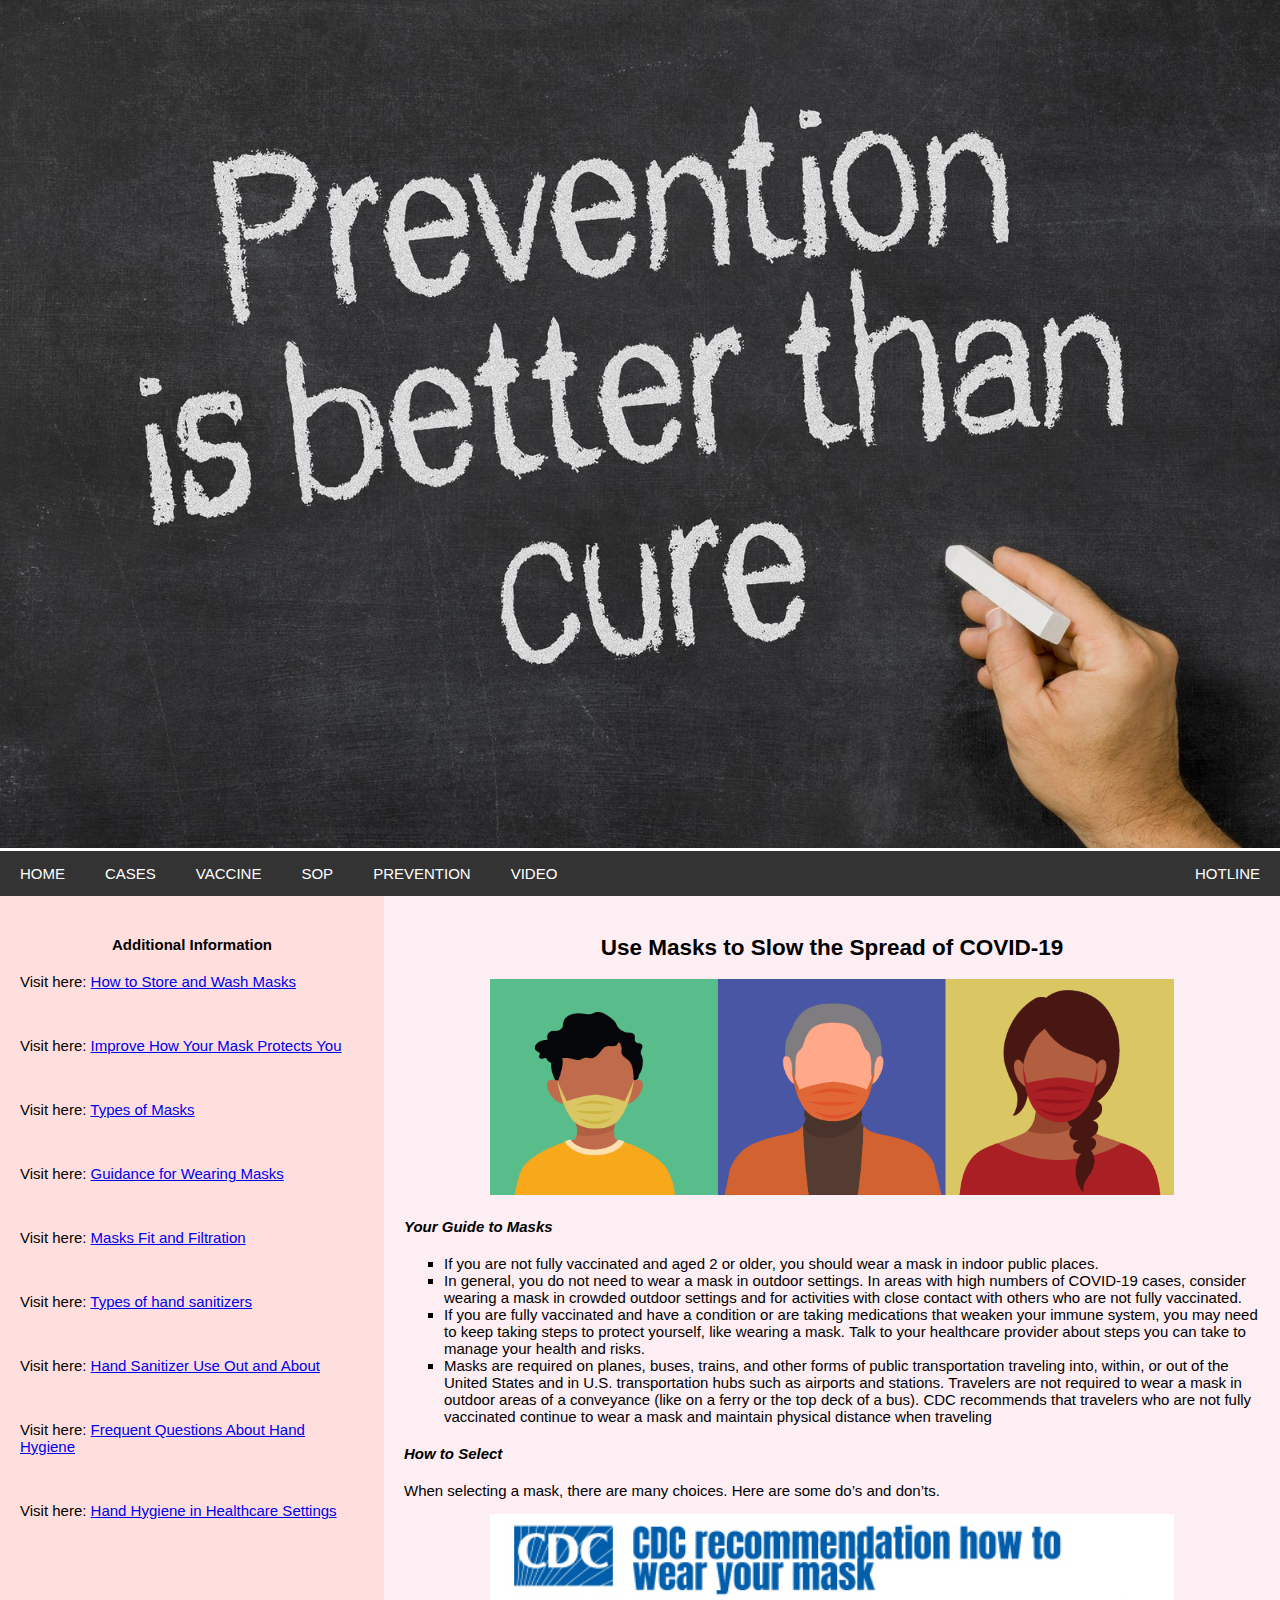
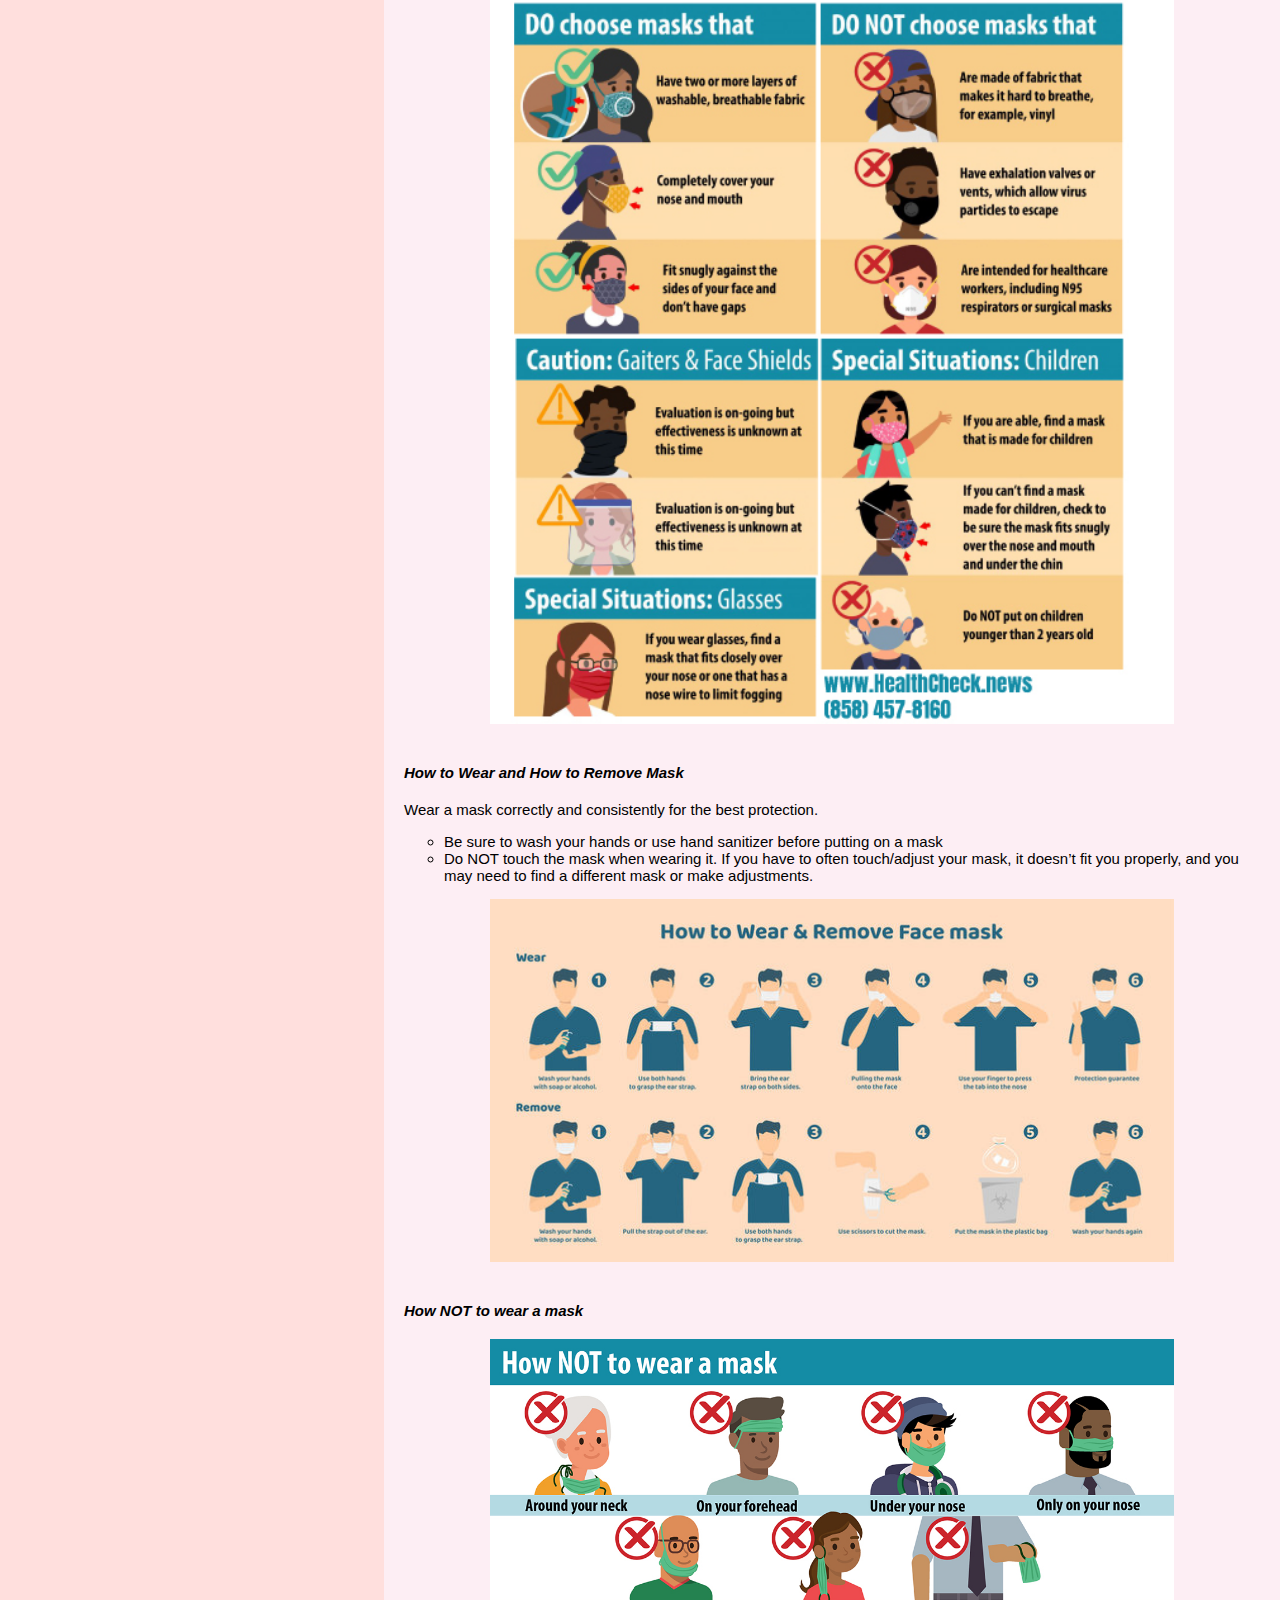
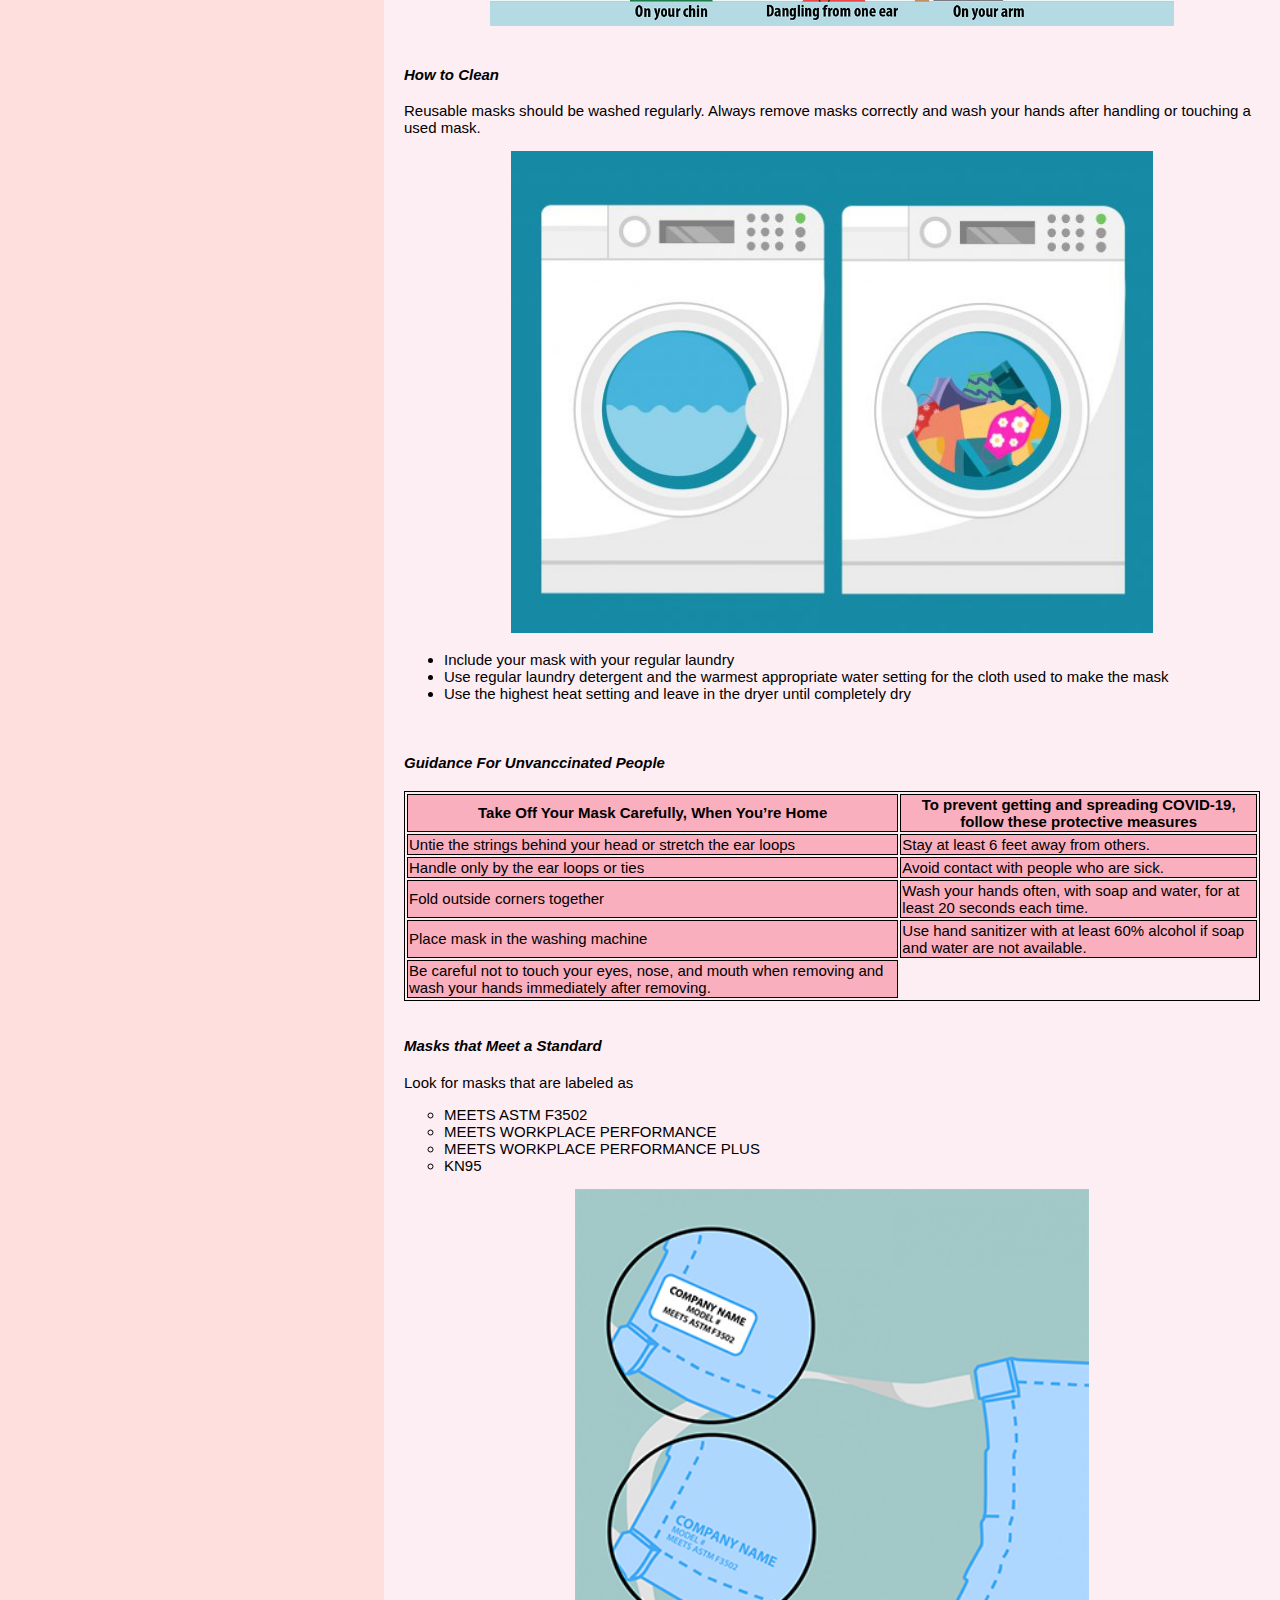
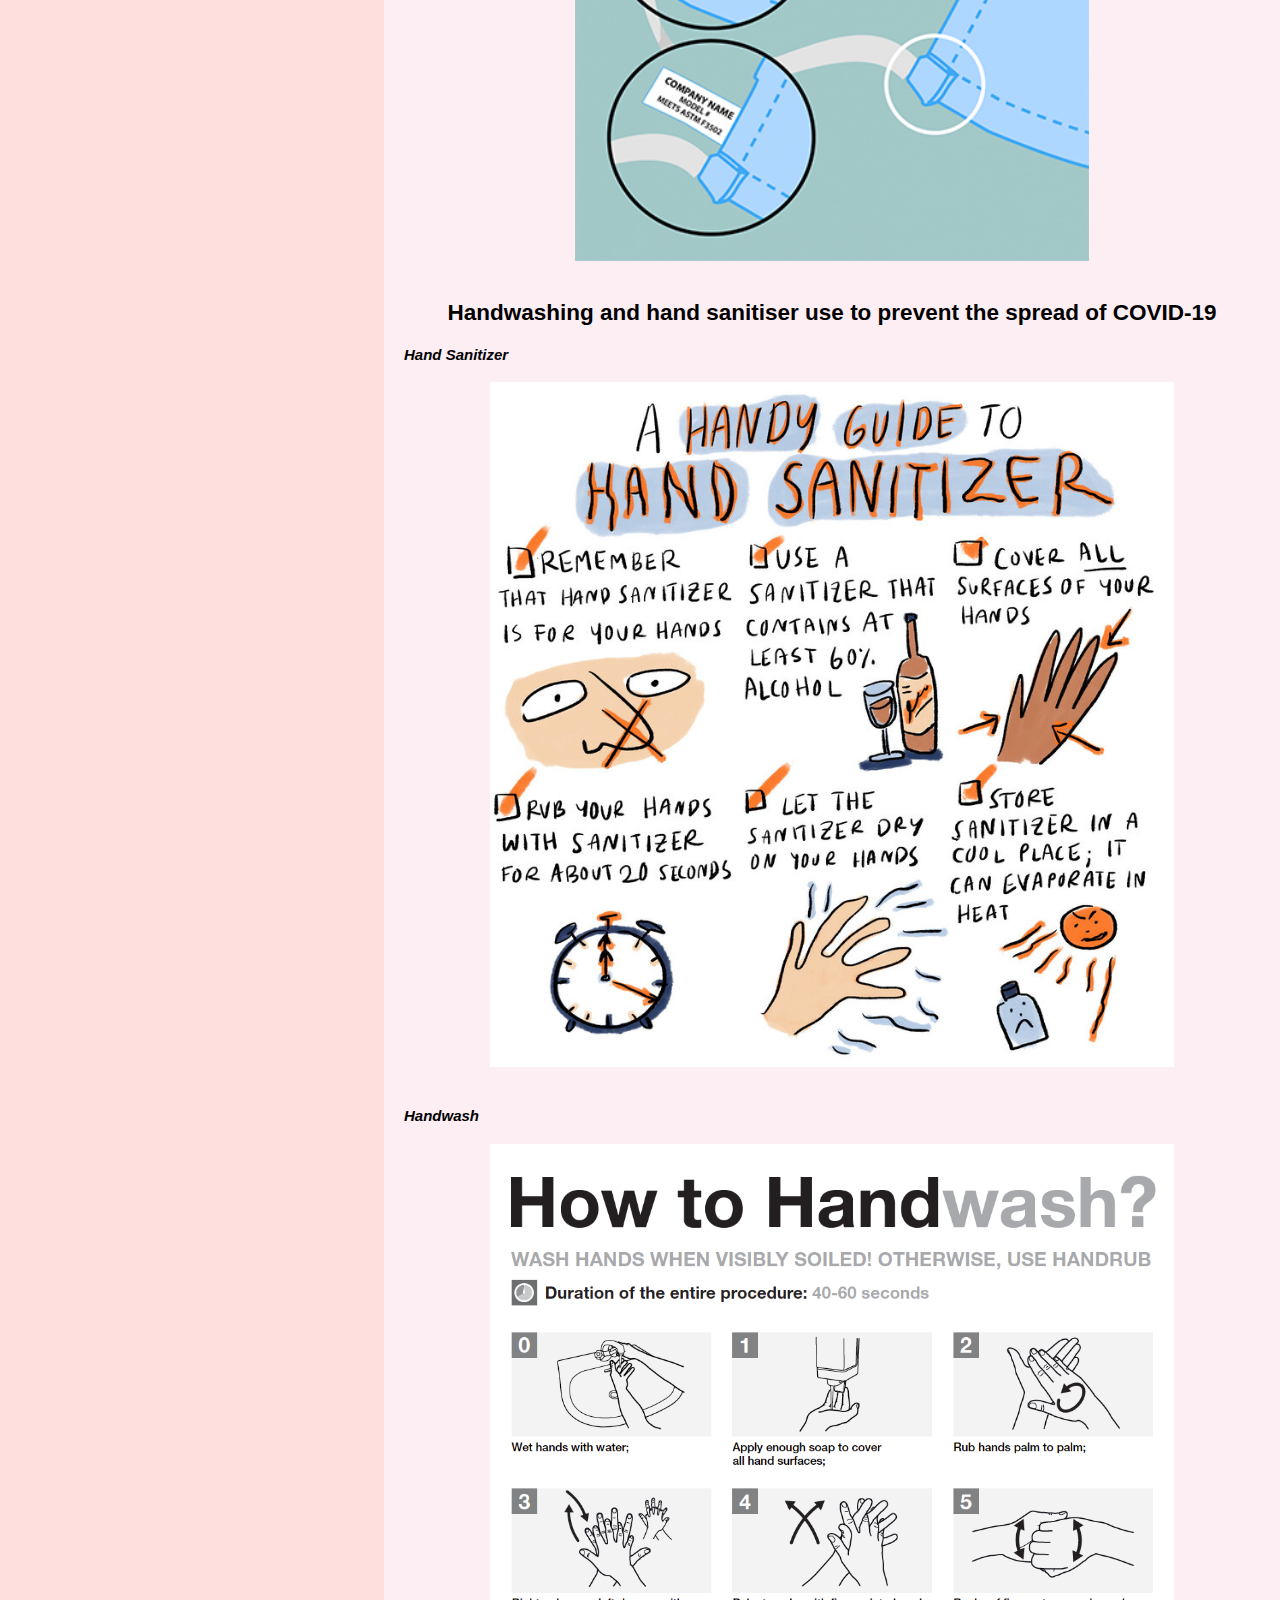
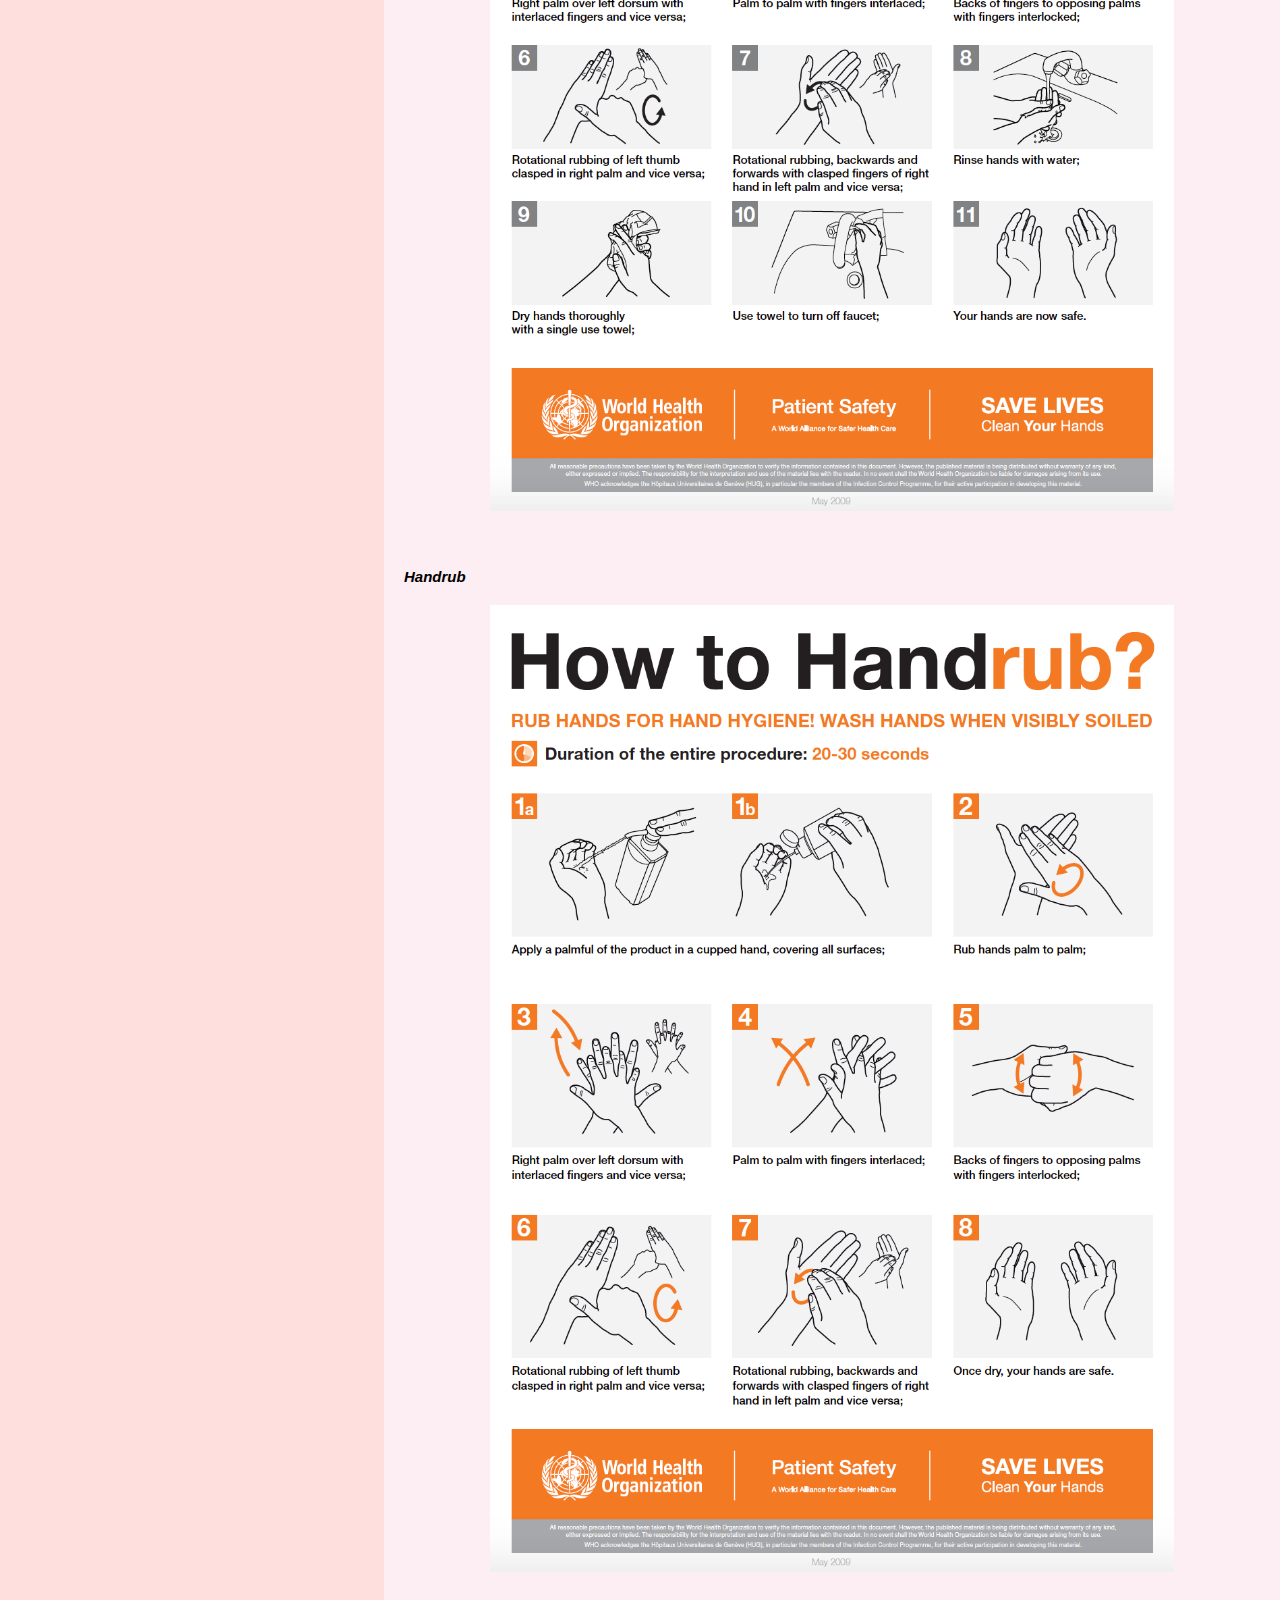
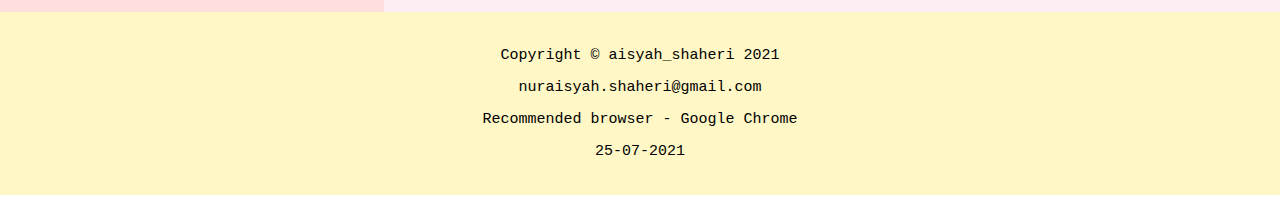
<file: prevention.html>
<!Doctype html>
<html>
<head>
<title>PREVENTION</title>
</head>
<center><img src="image/prevention.jpg" style="width:100%"></center>

<style>
* {
  box-sizing: border-box;
}

/* Style the body */
body {
  font-family: Arial, Helvetica, sans-serif;
  margin: 0;
}

/* Increase the font size of the heading */
.header h1 {
  font-size: 40px;
}

/* Style the top navigation bar */
.navbar {
  overflow: hidden;
  background-color: #333;
}

/* Style the navigation bar links */
.navbar a {
  float: left;
  display: block;
  color: white;
  text-align: center;
  padding: 14px 20px;
  text-decoration: none;
}

/* Right-aligned link */
.navbar a.right {
  float: right;
}

/* Change color on hover */
.navbar a:hover {
  background-color: #ddd;
  color: black;
}

/* Column container */
.row {  
  display: -ms-flexbox; /* IE10 */
  display: flex;
  -ms-flex-wrap: wrap; /* IE10 */
  flex-wrap: wrap;
}

/* Create two unequal columns that sits next to each other */
/* Sidebar/left column */
.side {
  -ms-flex: 30%; /* IE10 */
  flex: 30%;
  background-color:#FFDFDD;
  padding: 20px;
}

/* Main column */
.main {   
  -ms-flex: 70%; /* IE10 */
  flex: 70%;
  background-color: #FDEEF4;
  padding: 20px;
}

/* Fake image, just for this example */
.fakeimg {
  background-color: #aaa;
  width: 100%;
  padding: 20px;
}

/* Footer */
.footer {
  padding: 20px;
  text-align: center;
  background: #FFF8C6;
}

/* Responsive layout - when the screen is less than 700px wide, make the two columns stack on top of each other instead of next to each other */
@media screen and (max-width: 700px) {
  .row {   
    flex-direction: column;
  }
}

/* Responsive layout - when the screen is less than 400px wide, make the navigation links stack on top of each other instead of next to each other */
@media screen and (max-width: 400px) {
  .navbar a {
    float: none;
    width: 100%;
  }
}
</style>
</head>
<body>

<div class="navbar">
  <a href="index.html">HOME</a>
  <a href="caes.html">CASES</a>
  <a href="vaccine.html">VACCINE</a>
   <a href="sop.html">SOP</a>
   <a href="prevention.html">PREVENTION</a>
  <a href="video.html">VIDEO</a>
  <a href="hotline.html" class="right">HOTLINE</a>
</div>

<div class="row">
  <div class="side">
    
 <center>  <h4>Additional Information</h4></center>
<p>Visit here: <a href="https://www.cdc.gov/coronavirus/2019-ncov/prevent-getting-sick/how-to-wash-cloth-face-coverings.html">How to Store and Wash Masks</a></p>
<br>
<p>Visit here: <a href="https://www.cdc.gov/coronavirus/2019-ncov/your-health/effective-masks.html">Improve How Your Mask Protects You</a></p>
<br>
<p>Visit here: <a href="https://www.cdc.gov/coronavirus/2019-ncov/prevent-getting-sick/types-of-masks.html">Types of Masks</a></p>
<br>
<p>Visit here: <a href="https://www.cdc.gov/coronavirus/2019-ncov/prevent-getting-sick/cloth-face-cover-guidance.html">Guidance for Wearing Masks</a></p>
<br>
<p>Visit here: <a href="https://www.cdc.gov/coronavirus/2019-ncov/prevent-getting-sick/mask-fit-and-filtration.html">Masks Fit and Filtration</a></p>
<br>
<p>Visit here: <a href="https://www.britannica.com/topic/hand-sanitizer#ref326763">Types of hand sanitizers</a></p>
<br>
<p>Visit here: <a href="https://www.cdc.gov/handwashing/hand-sanitizer-use.html">Hand Sanitizer Use Out and About</a></p>
<br>
<p>Visit here: <a href="https://www.cdc.gov/handwashing/faqs.html">Frequent Questions About Hand Hygiene</a></p>
<br>
<p>Visit here: <a href="https://www.cdc.gov/handhygiene/">Hand Hygiene in Healthcare Settings</a></p>
  </div>
  <div class="main">
<center><h2>Use Masks to Slow the Spread of COVID-19</h2></center>
<center><img src="image/mask.png" style="width:80%"></center> 
<h4><i>Your Guide to Masks</i></h4> 
<ul style="list-style-type:square;">
  <li>If you are not fully vaccinated and aged 2 or older, you should wear a mask in indoor public places.</li>
  <li>In general, you do not need to wear a mask in outdoor settings. In areas with high numbers of COVID-19 cases, consider wearing a mask in crowded outdoor settings and for activities with close contact with others who are not fully vaccinated.</li>
  <li>If you are fully vaccinated and have a condition or are taking medications that weaken your immune system, you may need to keep taking steps to protect yourself, like wearing a mask. Talk to your healthcare provider about steps you can take to manage your health and risks.</li>
  <li>Masks are required on planes, buses, trains, and other forms of public transportation traveling into, within, or out of the United States and in U.S. transportation hubs such as airports and stations. Travelers are not required to wear a mask in outdoor areas of a conveyance (like on a ferry or the top deck of a bus). CDC recommends that travelers who are not fully vaccinated continue to wear a mask and maintain physical distance when traveling</li>
</ul>  

<h4><i>How to Select</i></h4>
<p>When selecting a mask, there are many choices. Here are some do’s and don’ts.</p>
<center><image src="image/mask1.jpg" width="80%"></center>
<br>

<h4><i>How to Wear and How to Remove Mask</i></h4>
<p>Wear a mask correctly and consistently for the best protection.</p>
<ul style="list-style-type:circle;">
  <li>Be sure to wash your hands or use hand sanitizer before putting on a mask</li>
  <li>Do NOT touch the mask when wearing it. If you have to often touch/adjust your mask, it doesn’t fit you properly, and you may need to find a different mask or make adjustments.</li>
</ul>
<center><image src="image/mask2.jpg" width="80%"></center>
<br>
<h4><i>How NOT to wear a mask</i></h4>
<center><image src="image/mask3.jpg" width="80%"></center>
<br>

<h4><i>How to Clean</i></h4>
<p>Reusable masks should be washed regularly. Always remove masks correctly and wash your hands after handling or touching a used mask.</p>
<center><image src="image/mask4.jpg" width="75%"></center>
<ul>
  <li>Include your mask with your regular laundry</li>
  <li>Use regular laundry detergent and the warmest appropriate water setting for the cloth used to make the mask</li>
  <li>Use the highest heat setting and leave in the dryer until completely dry</li>
</ul> 

<style>
table, th, td {
  border: 1px solid black;
}

table {
  width: 100%;
}
</style>
</head>
<body>
<br>
<h4><i>Guidance For Unvanccinated People</i></h4>

<table>
  <tr bgcolor="#FAAFBE">
    <th>Take Off Your Mask Carefully, When You’re Home</th>
    <th>To prevent getting and spreading COVID-19, follow these protective measures</th>
  </tr>
<tr bgcolor="#FAAFBE">
    <td>Untie the strings behind your head or stretch the ear loops</td>
    <td>Stay at least 6 feet away from others.</td>
  </tr>
<tr bgcolor="#FAAFBE">
    <td>Handle only by the ear loops or ties</td>
    <td>Avoid contact with people who are sick.</td>
  </tr>
 
 <tr bgcolor="#FAAFBE">
    <td>Fold outside corners together</td>
    <td>Wash your hands often, with soap and water, for at least 20 seconds each time.</td>
  </tr>
 <tr bgcolor="#FAAFBE">
    <td>Place mask in the washing machine</td>
    <td>Use hand sanitizer with at least 60% alcohol if soap and water are not available.</td>
  </tr>
 <tr bgcolor="#FAAFBE">
    <td>Be careful not to touch your eyes, nose, and mouth when removing and wash your hands immediately after removing.</td>
  </tr>
  
</table>
<br>
<h4><i>Masks that Meet a Standard</i></h4>
<p>Look for masks that are labeled as</p>
<ul style="list-style-type:circle;">
  <li>MEETS ASTM F3502</li>
  <li>MEETS WORKPLACE PERFORMANCE</li>
  <li>MEETS WORKPLACE PERFORMANCE PLUS</li>
  <li>KN95</li>
</ul>
<center><image src="image/mask6.png" width="60%"></center>
<br>
<center><h2>Handwashing and hand sanitiser use to prevent the spread of COVID-19</h2></center>
<h4><i>Hand Sanitizer</i></h4>
<center><image src="image/handsanitizer1.jpg" width="80%"></center>
<br>
<h4><i>Handwash</i></h4>
<center><image src="image/handwash1.png" width="80%"></center>
<br>
<br>
<h4><i>Handrub</i></h4>
<center><image src="image/handrub1.png" width="80%"></center>
<br>
</div>
</div>
<style>
body {
  font-family: Arial, Helvetica, sans-serif;
  font-size: 15px;
}

#myBtn {
  display: none;
  position: fixed;
  bottom: 20px;
  right: 30px;
  z-index: 99;
  font-size: 18px;
  border: none;
  outline: none;
  background-color: red;
  color: white;
  cursor: pointer;
  padding: 15px;
  border-radius: 4px;
}

#myBtn:hover {
  background-color: #555;
}
</style>
</head>
<body>

<button onclick="topFunction()" id="myBtn" title="Go to top">Top</button>

<div style="background-color:lightgrey;"></div>

<script>
//Get the button
var mybutton = document.getElementById("myBtn");

// When the user scrolls down 20px from the top of the document, show the button
window.onscroll = function() {scrollFunction()};

function scrollFunction() {
  if (document.body.scrollTop > 20 || document.documentElement.scrollTop > 20) {
    mybutton.style.display = "block";
  } else {
    mybutton.style.display = "none";
  }
}

// When the user clicks on the button, scroll to the top of the document
function topFunction() {
  document.body.scrollTop = 0;
  document.documentElement.scrollTop = 0;
}
</script>
<div class="footer">
  <pre>Copyright &#169; aisyah_shaheri 2021</pre>
  <pre>nuraisyah.shaheri@gmail.com</pre>
<pre>Recommended browser - Google Chrome</pre>
<pre>25-07-2021</pre>
</div>
</body>
</html>
</file>
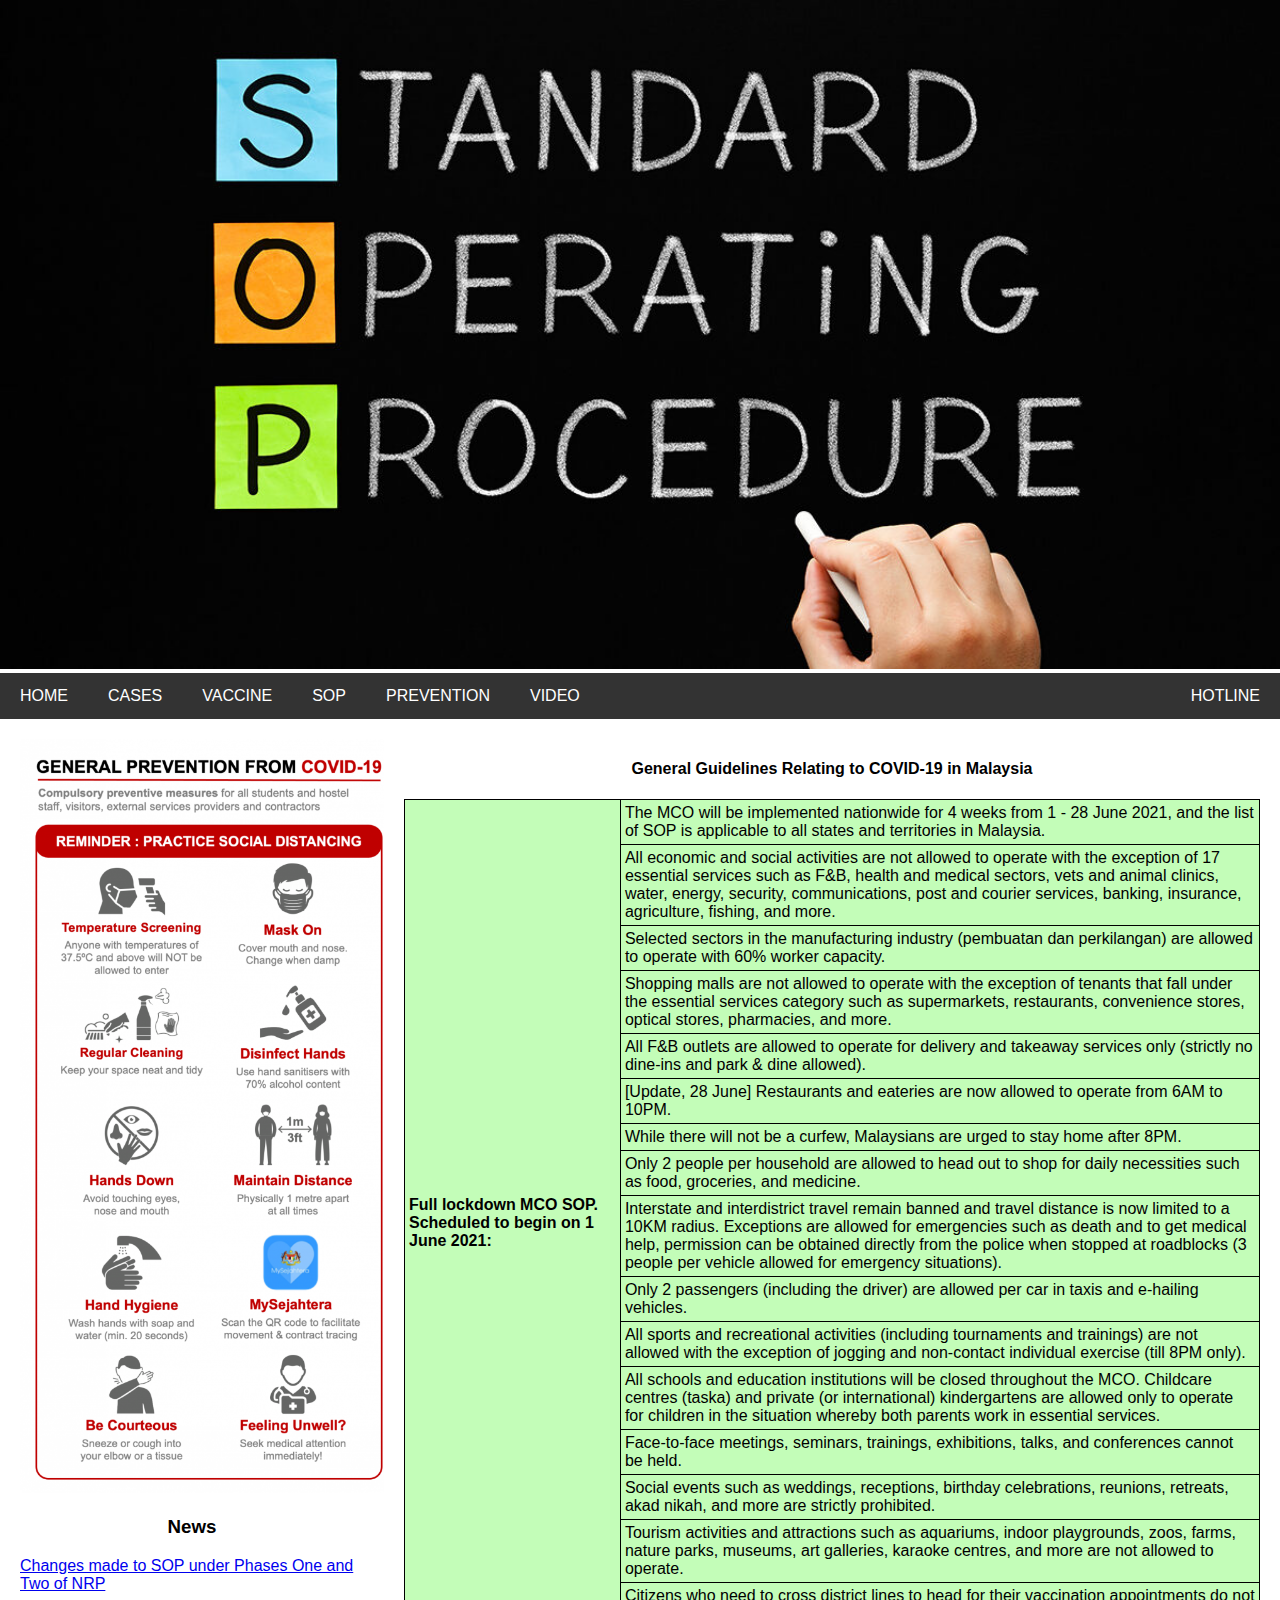
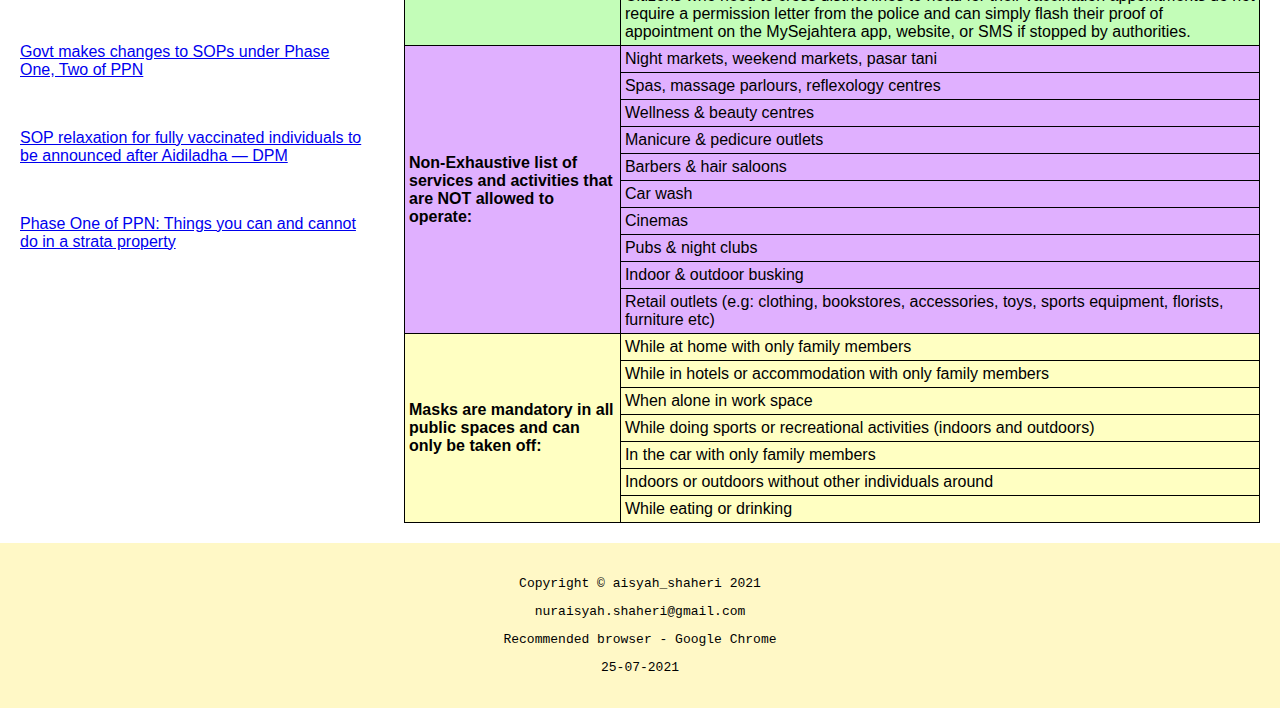
<file: sop.html>
<!Doctype html>
<html>
<head>
<title>SOP</title>
</head>
<center><img src="image/sop1.jpg" style="width:100%"></center>

<style>
* {
  box-sizing: border-box;
}

/* Style the body */
body {
  font-family: Arial, Helvetica, sans-serif;
  margin: 0;
}

/* Increase the font size of the heading */
.header h1 {
  font-size: 40px;
}

/* Style the top navigation bar */
.navbar {
  overflow: hidden;
  background-color: #333;
}

/* Style the navigation bar links */
.navbar a {
  float: left;
  display: block;
  color: white;
  text-align: center;
  padding: 14px 20px;
  text-decoration: none;
}

/* Right-aligned link */
.navbar a.right {
  float: right;
}

/* Change color on hover */
.navbar a:hover {
  background-color: #ddd;
  color: black;
}

/* Column container */
.row {  
  display: -ms-flexbox; /* IE10 */
  display: flex;
  -ms-flex-wrap: wrap; /* IE10 */
  flex-wrap: wrap;
}

/* Create two unequal columns that sits next to each other */
/* Sidebar/left column */
.side {
  -ms-flex: 30%; /* IE10 */
  flex: 30%;
  background-color:white;
  padding: 20px;
}

/* Main column */
.main {   
  -ms-flex: 70%; /* IE10 */
  flex: 70%;
  background-color: white;
  padding: 20px;
}

/* Fake image, just for this example */
.fakeimg {
  background-color: #aaa;
  width: 100%;
  padding: 20px;
}

/* Footer */
.footer {
  padding: 20px;
  text-align: center;
  background: #FFF8C6;
}

/* Responsive layout - when the screen is less than 700px wide, make the two columns stack on top of each other instead of next to each other */
@media screen and (max-width: 700px) {
  .row {   
    flex-direction: column;
  }
}

/* Responsive layout - when the screen is less than 400px wide, make the navigation links stack on top of each other instead of next to each other */
@media screen and (max-width: 400px) {
  .navbar a {
    float: none;
    width: 100%;
  }
}
</style>
</head>
<body>

<div class="navbar">
  <a href="index.html">HOME</a>
  <a href="cases.html">CASES</a>
  <a href="vaccine.html">VACCINE</a>
   <a href="sop.html">SOP</a>
   <a href="prevention.html">PREVENTION</a>
  <a href="video.html">VIDEO</a>
  <a href="hotline.html" class="right">HOTLINE</a>
</div>
<div class="row">
  <div class="side">
   <image src="image/sop2.png" width="110%">

<center><h3>News</h3></center>

<p><a href="https://www.thestar.com.my/news/nation/2021/07/19/changes-made-to-sop-under-phases-one-and-two-of-nrp">Changes made to SOP under Phases One and Two of NRP</a></p>
<br>
<p><a href="https://www.theedgemarkets.com/article/govt-makes-changes-sops-under-phase-one-two-ppn">Govt makes changes to SOPs under Phase One, Two of PPN</a></p>
<br>
<p><a href="https://www.theedgemarkets.com/article/sop-relaxation-fully-vaccinated-individuals-be-announced-after-aidiladha-%E2%80%94-dpm">SOP relaxation for fully vaccinated individuals to be announced after Aidiladha — DPM</a></p>
<br>
<p><a href="https://www.iproperty.com.my/guides/phase-one-national-recovery-plan-ppn-malaysia-things-you-can-and-cannot-do-in-a-strata-property/">Phase One of PPN: Things you can and cannot do in a strata property</a></p>
  </div>
  <div class="main">
<style>
table, th, td {
  border: 1px solid black;
  border-collapse: collapse;
}
th, td {
  padding: 4px;
  text-align: left; 
  
}
</style>
</head>
<body>
<center><h4>General Guidelines Relating to COVID-19 in Malaysia</h4></center>

<table style="width:100% "> 
  <tr bgcolor="#C3FDB8">
    <th rowspan="16">Full lockdown MCO SOP. Scheduled to begin on 1 June 2021:</th>
    <td>The MCO will be implemented nationwide for 4 weeks from 1 - 28 June 2021, and the list of SOP is applicable to all states and territories in Malaysia.</td>
  </tr>
  <tr bgcolor="#C3FDB8">
    <td>All economic and social activities are not allowed to operate with the exception of 17 essential services such as F&B, health and medical sectors, vets and animal clinics, water, energy, security, communications, post and courier services, banking, insurance, agriculture, fishing, and more. </td>
  </tr>
  <tr bgcolor="#C3FDB8">
    <td>Selected sectors in the manufacturing industry (pembuatan dan perkilangan) are allowed to operate with 60% worker capacity.</td>
  </tr>
  <tr bgcolor="#C3FDB8">
    <td>Shopping malls are not allowed to operate with the exception of tenants that fall under the essential services category such as supermarkets, restaurants, convenience stores, optical stores, pharmacies, and more.</td>
  </tr>
  <tr bgcolor="#C3FDB8">
    <td>All F&B outlets are allowed to operate for delivery and takeaway services only (strictly no dine-ins and park & dine allowed).</td>
  </tr>
  <tr bgcolor="#C3FDB8">
    <td>[Update, 28 June] Restaurants and eateries are now allowed to operate from 6AM to 10PM.</td>
  </tr>
  <tr bgcolor="#C3FDB8">
    <td>While there will not be a curfew, Malaysians are urged to stay home after 8PM.</td>
  </tr>
  <tr bgcolor="#C3FDB8">
    <td>Only 2 people per household are allowed to head out to shop for daily necessities such as food, groceries, and medicine.</td>
  </tr>
  <tr bgcolor="#C3FDB8">
    <td>Interstate and interdistrict travel remain banned and travel distance is now limited to a 10KM radius. Exceptions are allowed for emergencies such as death and to get medical help, permission can be obtained directly from the police when stopped at roadblocks (3 people per vehicle allowed for emergency situations).</td>
  </tr>
  <tr bgcolor="#C3FDB8">
    <td>Only 2 passengers (including the driver) are allowed per car in taxis and e-hailing vehicles.</td>
  </tr>
  <tr bgcolor="#C3FDB8">
    <td>All sports and recreational activities (including tournaments and trainings) are not allowed with the exception of jogging and non-contact individual exercise (till 8PM only).</td>
  </tr>
  <tr bgcolor="#C3FDB8">
    <td>All schools and education institutions will be closed throughout the MCO. Childcare centres (taska) and private (or international) kindergartens are allowed only to operate for children in the situation whereby both parents work in essential services.</td>
  </tr>
  <tr bgcolor="#C3FDB8">
    <td>Face-to-face meetings, seminars, trainings, exhibitions, talks, and conferences cannot be held.</td>
  </tr>
  <tr bgcolor="#C3FDB8">
    <td>Social events such as weddings, receptions, birthday celebrations, reunions, retreats, akad nikah, and more are strictly prohibited.</td>
  </tr>
  <tr bgcolor="#C3FDB8">
    <td>Tourism activities and attractions such as aquariums, indoor playgrounds, zoos, farms, nature parks, museums, art galleries, karaoke centres, and more are not allowed to operate.</td>
  </tr>
  <tr bgcolor="#C3FDB8">
    <td>Citizens who need to cross district lines to head for their vaccination appointments do not require a permission letter from the police and can simply flash their proof of appointment on the MySejahtera app, website, or SMS if stopped by authorities.</td>
  </tr>
  <tr bgcolor="#E0B0FF">
    <th rowspan="11">Non-Exhaustive list of services and activities that are NOT allowed to operate:</th>
    <td>Night markets, weekend markets, pasar tani</td>
  </tr>
  <tr bgcolor="#E0B0FF">
    <td>Spas, massage parlours, reflexology centres</td>
  </tr>
  <tr bgcolor="#E0B0FF">
    <td>Wellness & beauty centres</td>
  </tr>
  <tr bgcolor="#E0B0FF">
    <td>Manicure & pedicure outlets</td>
  </tr>
  <tr bgcolor="#E0B0FF">
    <td>Barbers & hair saloons</td>
  </tr>
  <tr bgcolor="#E0B0FF">
    <td>Car wash</td>
  </tr>
  <tr bgcolor="#E0B0FF">
    <td>Cinemas</td>
  </tr>
  <tr bgcolor="#E0B0FF">
    <td>Pubs & night clubs</td>
  </tr>
  <tr bgcolor="#E0B0FF">
    <td>Indoor & outdoor busking</td>
  </tr>
  <tr bgcolor="#E0B0FF">
    <td>Retail outlets (e.g: clothing, bookstores, accessories, toys, sports equipment, florists, furniture etc)</td>
  </tr>
  <tr>
   <tr bgcolor="#FFFFC2">
    <th rowspan="8">Masks are mandatory in all public spaces and can only be taken off:</th>
  <tr bgcolor="#FFFFC2">
    <td>While at home with only family members</td>
  </tr>
  <tr bgcolor="#FFFFC2">
    <td>While in hotels or accommodation with only family members</td>
  </tr>
  <tr bgcolor="#FFFFC2">
    <td>When alone in work space</td>
  </tr>
  <tr bgcolor="#FFFFC2">
    <td>While doing sports or recreational activities (indoors and outdoors)</td>
  </tr>
  <tr bgcolor="#FFFFC2">
    <td>In the car with only family members</td>
  </tr>
  <tr bgcolor="#FFFFC2">
    <td>Indoors or outdoors without other individuals around</td>
  </tr>
  <tr bgcolor="#FFFFC2">
    <td>While eating or drinking</td>
  </tr>
  
</table>

  </div>
</div>

<div class="footer">
 <pre>Copyright &#169; aisyah_shaheri 2021</pre>
  <pre>nuraisyah.shaheri@gmail.com</pre>
<pre>Recommended browser - Google Chrome</pre>
<pre>25-07-2021</pre>
</div>
</body>
</html>
</file>
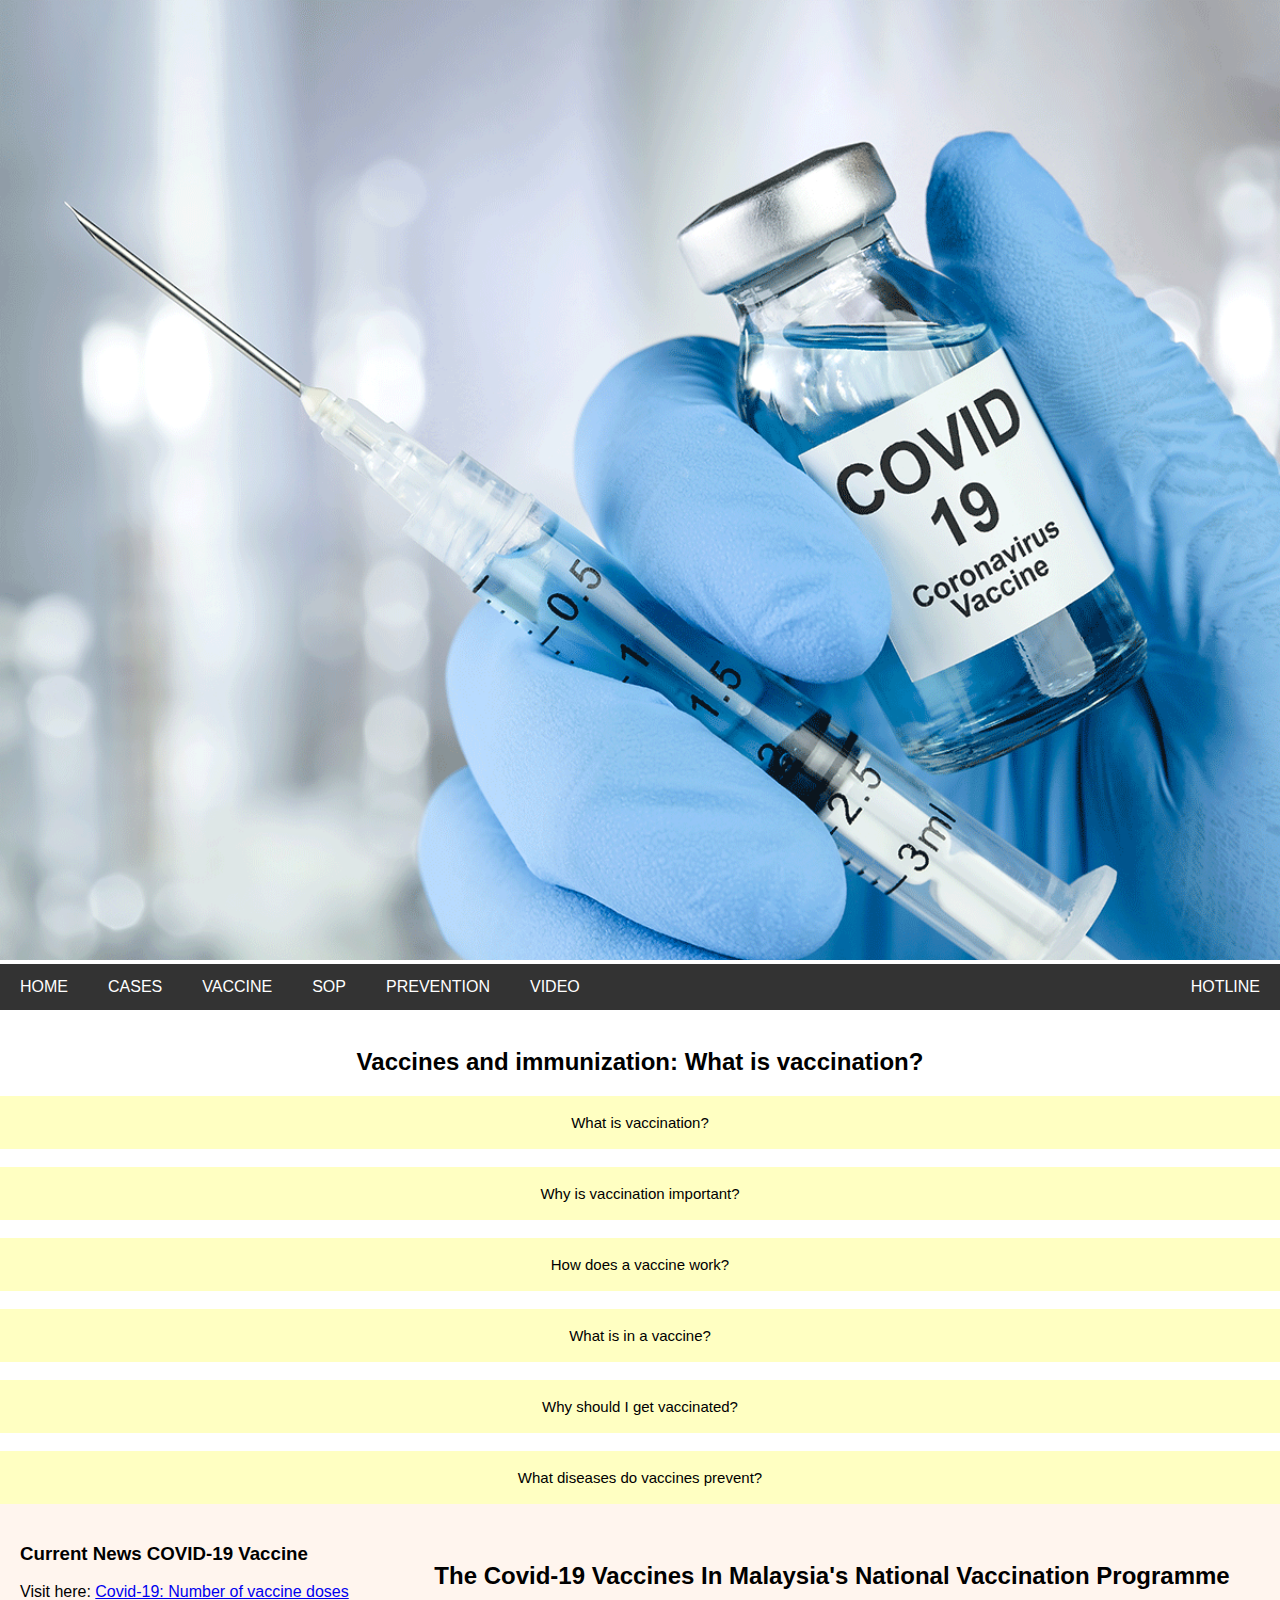
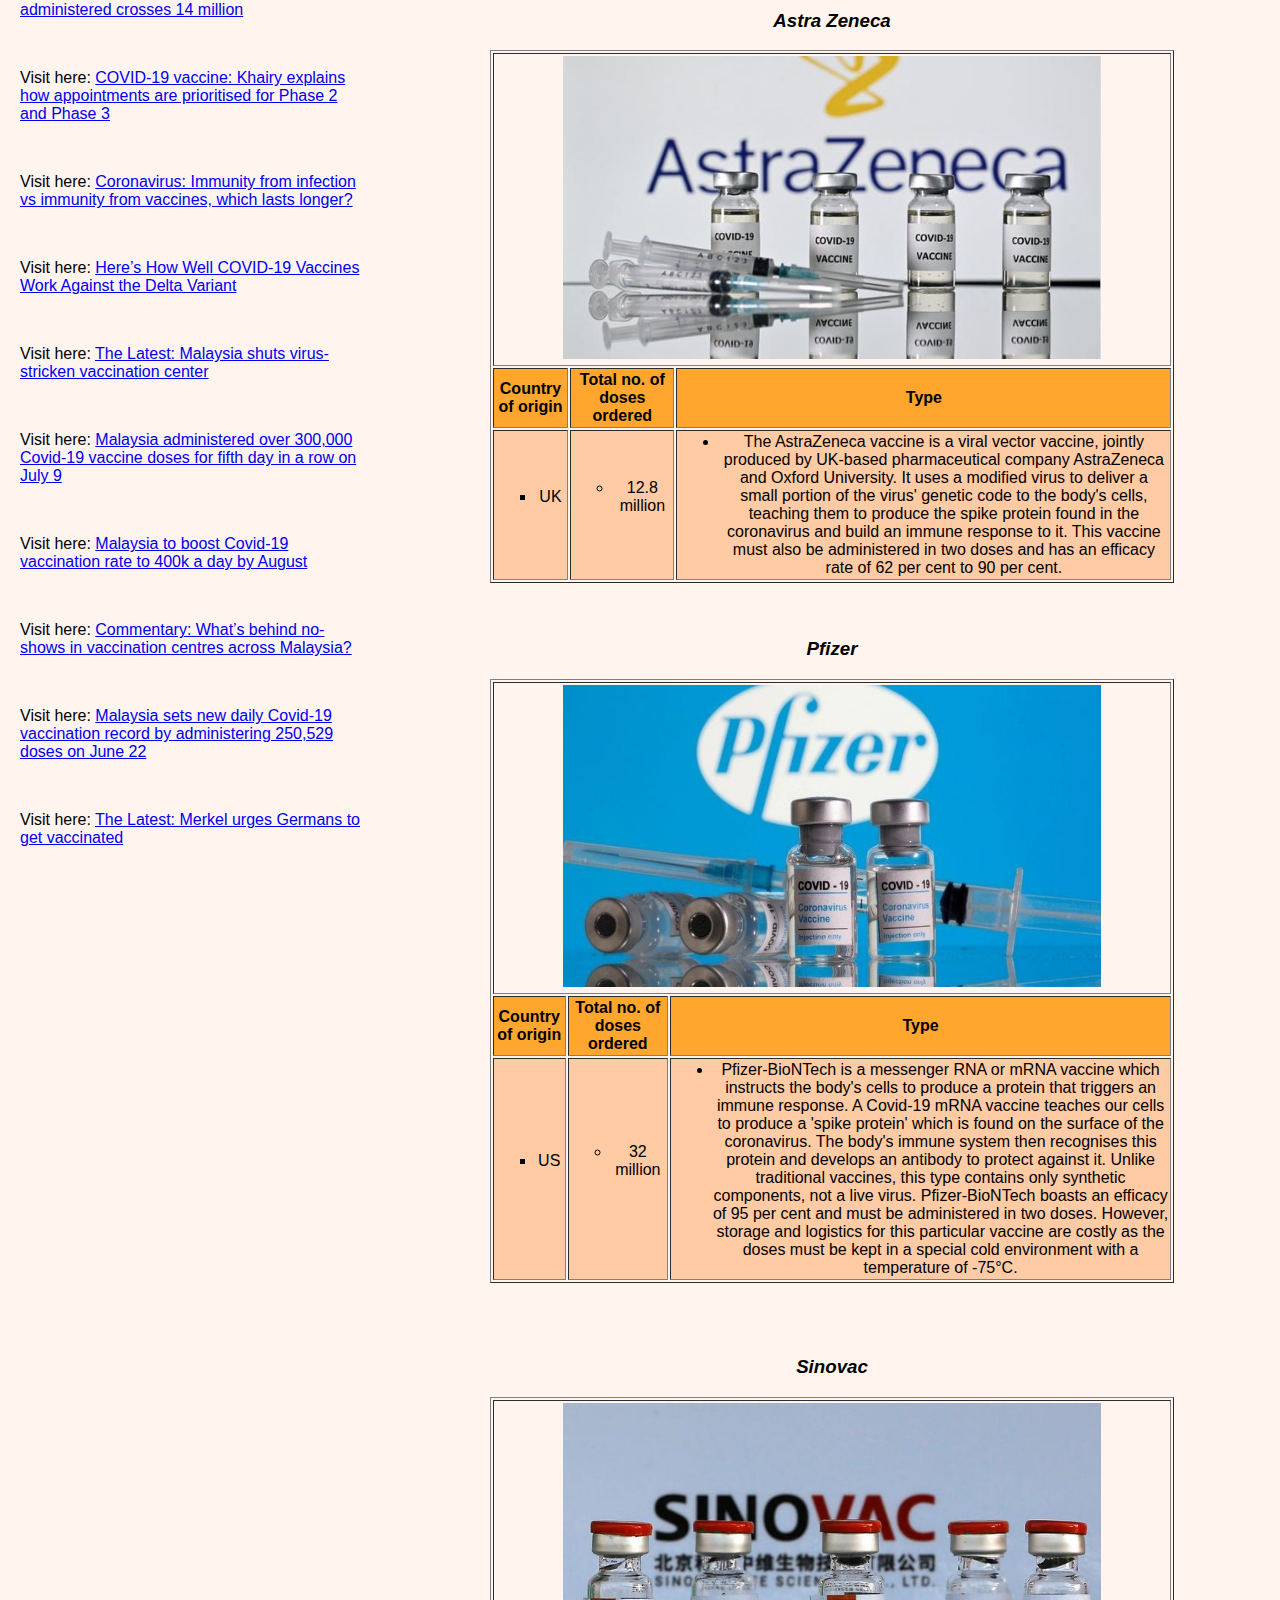
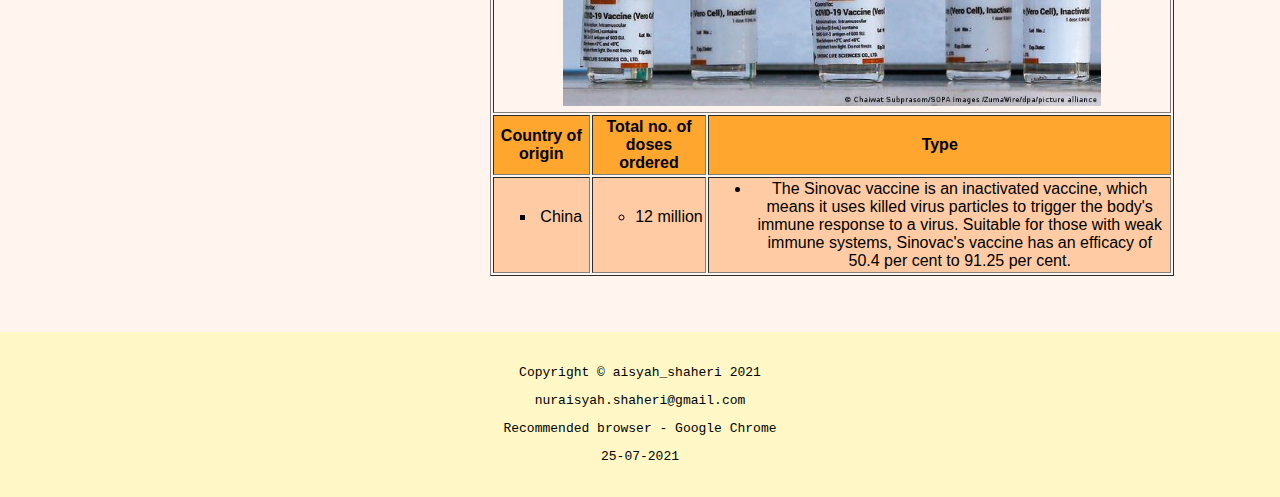
<file: vaccine.html>
<!Doctype html>
<html>
<head>
<title>VACCINE</title>
</head>
<center><img src="image/vaccine.png" style="width:100%"></center>

<style>
* {
  box-sizing: border-box;
}

/* Style the body */
body {
  font-family: Arial, Helvetica, sans-serif;
  margin: 0;
}

/* Increase the font size of the heading */
.header h1 {
  font-size: 40px;
}

/* Style the top navigation bar */
.navbar {
  overflow: hidden;
  background-color: #333;
}

/* Style the navigation bar links */
.navbar a {
  float: left;
  display: block;
  color: white;
  text-align: center;
  padding: 14px 20px;
  text-decoration: none;
}

/* Right-aligned link */
.navbar a.right {
  float: right;
}

/* Change color on hover */
.navbar a:hover {
  background-color: #ddd;
  color: black;
}

/* Column container */
.row {  
  display: -ms-flexbox; /* IE10 */
  display: flex;
  -ms-flex-wrap: wrap; /* IE10 */
  flex-wrap: wrap;
}

/* Create two unequal columns that sits next to each other */
/* Sidebar/left column */
.side {
  -ms-flex: 30%; /* IE10 */
  flex: 30%;
  background-color:#FFF5EE;
  padding: 20px;
}

/* Main column */
.main {   
  -ms-flex: 70%; /* IE10 */
  flex: 70%;
  background-color: #FFF5EE;
  padding: 20px;
}

/* Fake image, just for this example */
.fakeimg {
  background-color:;
  width: 100%;
  padding: 20px;
}

/* Footer */
.footer {
  padding: 20px;
  text-align: center;
  background: #FFF8C6;
}

/* Responsive layout - when the screen is less than 700px wide, make the two columns stack on top of each other instead of next to each other */
@media screen and (max-width: 700px) {
  .row {   
    flex-direction: column;
  }
}

/* Responsive layout - when the screen is less than 400px wide, make the navigation links stack on top of each other instead of next to each other */
@media screen and (max-width: 400px) {
  .navbar a {
    float: none;
    width: 100%;
  }
}
</style>
</head>
<body>

<div class="navbar">
  <a href="index.html">HOME</a>
  <a href="cases.html">CASES</a>
  <a href="vaccine.html">VACCINE</a>
   <a href="sop.html">SOP</a>
   <a href="prevention.html">PREVENTION</a>
  <a href="video.html">VIDEO</a>
  <a href="hotline.html" class="right">HOTLINE</a>
</div>
<style>
.collapsible {
  background-color: #FFFFC2;
  color: black;
  cursor: pointer;
  padding: 18px;
  width: 100%;
  border: none;
  text-align: center;
  outline: none;
  font-size: 15px;
}

.active, .collapsible:hover {
  background-color: #E2A76F;
}

.content {
  padding: 0 18px;
  display: none;
  overflow: hidden;
  background-color: #FFF8DC;
}
</style>
</head>
<body>
<br>
<center>
<h2>Vaccines and immunization: What is vaccination?</h2></center>
<button type="button" class="collapsible">What is vaccination?</button>
<div class="content">
  <p>Vaccination is a simple, safe, and effective way of protecting people against harmful diseases, before they come into contact with them. It uses your body’s natural defenses to build resistance to specific infections and makes your immune system stronger. 
  Vaccines train your immune system to create antibodies, just as it does when it’s exposed to a disease. However, because vaccines contain only killed or weakened forms of germs like viruses or bacteria, they do not cause the disease or put you at risk of its complications. Most vaccines are given by an injection, but some are given orally (by mouth) or sprayed into the nose.</p>
</div>
<br>
<br>
<button type="button" class="collapsible">Why is vaccination important?</button>
<div class="content">
  <p>Vaccination is a safe and effective way to prevent disease and save lives – now more than ever. Today there are vaccines available to protect against at least 20 diseases, such as diphtheria, tetanus, pertussis, influenza and measles. Together, these vaccines save the lives of up to 3 million people every year.

When we get vaccinated, we aren’t just protecting ourselves, but also those around us. Some people, like those who are seriously ill, are advised not to get certain vaccines – so they depend on the rest of us to get vaccinated and help reduce the spread of disease. 

During the COVID-19 pandemic, vaccination continues to be critically important. The pandemic has caused a decline in the number of children receiving routine immunizations, which could lead to an increase in illness and death from preventable diseases. WHO has urged countries to ensure that essential immunization and health services continue, despite the challenges posed by COVID-19</p>
</div>
<br>
<br>
<button type="button" class="collapsible">How does a vaccine work?</button>
<div class="content">
  <p>Vaccines reduce risks of getting a disease by working with your body’s natural defenses to build protection. When you get a vaccine, your immune system responds. It:</p>
  <pre>
1. Recognizes the invading germ, such as the virus or bacteria.

2. Produces antibodies. Antibodies are proteins produced naturally by the immune system to fight disease.

3. Remembers the disease and how to fight it. If you are then exposed to the germ in the future, 
your immune system can quickly destroy it before you become unwell.</pre>
<p>The vaccine is therefore a safe and clever way to produce an immune response in the body, without causing illness.

Our immune systems are designed to remember. Once exposed to one or more doses of a vaccine, we typically remain protected against a disease for years, decades or even a lifetime. This is what makes vaccines so effective. Rather than treating a disease after it occurs, vaccines prevent us in the first instance from getting sick.</p>
</div>
<br>
<br>
<button type="button" class="collapsible">What is in a vaccine?</button>
<div class="content">
  <p> All the ingredients of a vaccine play an important role in ensuring a vaccine is safe and effective. Some of these include:</p>
  <pre>
1. The antigen. This is a killed or weakened form of a virus or bacteria, which trains our bodies to recognize and fight the disease if we encounter it in the future.

2. Adjuvants, which help to boost our immune response. This means they help vaccines to work better.

3. Preservatives, which ensure a vaccine stays effective.

4. Stabilisers, which protect the vaccine during storage and transportation.</pre>
<p>Vaccine ingredients can look unfamiliar when they are listed on a label. However, many of the components used in vaccines occur naturally in the body, in the environment, and in the foods we eat. All of the ingredients in vaccines – as well as the vaccines themselves - are thoroughly tested and monitored to ensure they are safe.</p>
</div>
<br>
<br>
<button type="button" class="collapsible">Why should I get vaccinated?</button>
<div class="content">
  <p>Without vaccines, we are at risk of serious illness and disability from diseases like measles, meningitis, pneumonia, tetanus and polio. Many of these diseases can be life-threatening. WHO estimates that vaccines save between 2 and 3 million lives every year.

Although some diseases may have become uncommon, the germs that cause them continue to circulate in some or all parts of the world. In today’s world, infectious diseases can easily cross borders, and infect anyone who is not protected

Two key reasons to get vaccinated are to protect ourselves and to protect those around us. Because not everyone can be vaccinated – including very young babies, those who are seriously ill or have certain allergies – they depend on others being vaccinated to ensure they are also safe from vaccine-preventable diseases.</p>
</div>
<br>
<br>
<button type="button" class="collapsible">What diseases do vaccines prevent?</button>
<div class="content">
  <p>Vaccines protect against many different diseases, including:</p>
  <pre>
1. Cervical cancer
2. Cholera
3. COVID-19
4. Diphtheria
5. Hepatitis B
6. Influenza
7. Japanese encephalitis
8. Measles
9. Meningitis
10. Mumps
11. Pertussis
12. Pneumonia
13. Polio
14. Rabies
15. Rotavirus
16. Rubella
17. Tetanus
18. Typhoid
19. Varicella
20. Yellow fever
</pre>
<p>Some other vaccines are currently under development or being piloted, including those that protect against Ebola or malaria, but are not yet widely available globally.

Not all of these vaccinations may be needed in your country. Some may only be given prior to travel, in areas of risk, or to people in high-risk occupations. Talk to your healthcare worker to find out what vaccinations are needed for you and your family.</p>
</div>
<script>
var coll = document.getElementsByClassName("collapsible");
var i;

for (i = 0; i < coll.length; i++) {
  coll[i].addEventListener("click", function() {
    this.classList.toggle("active");
    var content = this.nextElementSibling;
    if (content.style.display === "block") {
      content.style.display = "none";
    } else {
      content.style.display = "block";
    }
  });
}
</script>
   <br>
<div class="row">
  <div class="side">
   <h3>Current News COVID-19 Vaccine</h3>
<p>Visit here: <a href="https://www.thestar.com.my/news/nation/2021/07/18/covid-19-number-of-vaccine-doses-administered-crosses-14-million">Covid-19: Number of vaccine doses administered crosses 14 million</a></p>
<br> 
<p>Visit here: <a href="https://soyacincau.com/2021/07/18/covid-19-vaccine-khairy-explains-how-appointments-are-prioritised-for-phase-2-and-phase-3/">COVID-19 vaccine: Khairy explains how appointments are prioritised for Phase 2 and Phase 3</a></p>
<br> 
<p>Visit here: <a href="https://timesofindia.indiatimes.com/life-style/health-fitness/health-news/coronavirus-immunity-from-infection-vs-immunity-from-vaccines-which-lasts-longer/photostory/84500753.cms">Coronavirus: Immunity from infection vs immunity from vaccines, which lasts longer?</a></p>
<br> 
<p>Visit here: <a href="https://www.healthline.com/health-news/heres-how-well-covid-19-vaccines-work-against-the-delta-variant">Here’s How Well COVID-19 Vaccines Work Against the Delta Variant</a></p>
<br> 
<p>Visit here: <a href="https://www.independent.co.uk/news/the-latest-malaysia-shuts-virusstricken-vaccination-center-malaysia-kuala-lumpur-south-korea-thailand-more-b1882990.html">The Latest: Malaysia shuts virus-stricken vaccination center</a></p>
<br>
<p>Visit here: <a href="https://www.theedgemarkets.com/article/malaysia-administers-over-300000-covid19-vaccines-fifth-day-row">Malaysia administered over 300,000 Covid-19 vaccine doses for fifth day in a row on July 9</a></p>
<br>
<p>Visit here: <a href="https://www.nst.com.my/news/nation/2021/06/700591/malaysia-boost-covid-19-vaccination-rate-400k-day-august">Malaysia to boost Covid-19 vaccination rate to 400k a day by August</a></p>
<br>
<p>Visit here: <a href="https://www.channelnewsasia.com/news/commentary/malaysia-vaccination-concerns-how-safe-side-effects-covid-19-15031622"> Commentary: What’s behind no-shows in vaccination centres across Malaysia?</a></p>
<br>
<p>Visit here: <a href="https://www.theedgemarkets.com/article/malaysias-covid19-vaccination-rate-climbed-new-high-250529-doses-june-22">Malaysia sets new daily Covid-19 vaccination record by administering 250,529 doses on June 22</a></p>
<br>
<p>Visit here: <a href="https://www.cadillacnews.com/coronavirus/the-latest-malaysia-shuts-virus-stricken-vaccination-center/article_32b6a25d-6732-5342-ba64-5e8bfba96801.html">The Latest: Merkel urges Germans to get vaccinated</a></p>
  </div>
<br>
  <div class="main">
<br>
<center><h2>The Covid-19 Vaccines In Malaysia's National Vaccination Programme</h2></center>
<center><h3><i>Astra Zeneca</i></h3>
<table border="1" width="80%" align="center" valign="middle" cellpadding="2" cellspacing="2">
<tr align="center">
<td colspan="3"><img src="image/astrazeneca.jpg" width="80%" height="20%"></td>
</tr>
<tr align="center" bgcolor="#FFA62F">
<th>Country of origin</th>
<th>Total no. of doses ordered</th>
<th>Type</th>
</tr>
<tr align="center"  bgcolor="#FFCBA4">
<ul>
<td><dd> <li type="square">UK</dd></li>

</ul>

<ul>
<td><dd><li type="circle">12.8 million</dd></li>
</ul>

<ul>
<td> <dd><li types="disc">The AstraZeneca vaccine is a viral vector vaccine, jointly produced by UK-based pharmaceutical company AstraZeneca and Oxford University. It uses a modified virus to deliver a small portion of the virus' genetic code to the body's cells, teaching them to produce the spike protein found in the coronavirus and build an immune response to it. This vaccine must also be administered in two doses and has an efficacy rate of 62 per cent to 90 per cent.</dd></li>
</ol>
</tr>
</table>
<br>
<br>
<center><h3><i>Pfizer</i></h3>
<table border="1" width="80%" align="center" valign="middle" cellpadding="2" cellspacing="2">
<tr align="center">
<td colspan="3"><img src="image/pfizer.jpg" width="80%" height="20%"></td>
</tr>
<tr align="center" bgcolor="#FFA62F">
<th>Country of origin</th>
<th>Total no. of doses ordered</th>
<th>Type</th>
</tr>
<tr align="center"  bgcolor="#FFCBA4">
<ul>
<td><dd> <li type="square">US</dd></li>

</ul>

<ul>
<td><dd><li type="circle">32 million</dd></li>
</ul>

<ul>
<td> <dd><li types="disc">Pfizer-BioNTech is a messenger RNA or mRNA vaccine which instructs the body's cells to produce a protein that triggers an immune response. A Covid-19 mRNA vaccine teaches our cells to produce a 'spike protein' which is found on the surface of the coronavirus. The body's immune system then recognises this protein and develops an antibody to protect against it. Unlike traditional vaccines, this type contains only synthetic components, not a live virus.

Pfizer-BioNTech boasts an efficacy of 95 per cent and must be administered in two doses. However, storage and logistics for this particular vaccine are costly as the doses must be kept in a special cold environment with a temperature of -75°C. </dd></li>
</ol>
</tr>
</table>
<br>
<br>
<br>
<center><h3><i>Sinovac</i></h3>
<table border="1" width="80%" align="center" valign="middle" cellpadding="2" cellspacing="2">
<tr align="center">
<td colspan="3"><img src="image/sinovac.jpg" width="80%" height="20%"></td>
</tr>
<tr align="center" bgcolor="#FFA62F">
<th>Country of origin</th>
<th>Total no. of doses ordered</th>
<th>Type</th>
</tr>
<tr align="center"  bgcolor="#FFCBA4">
<ul>
<td><dd> <li type="square">China</dd></li>

</ul>

<ul>
<td><dd><li type="circle">12 million</dd></li>
</ul>

<ul>
<td> <dd><li types="disc">

The Sinovac vaccine is an inactivated vaccine, which means it uses killed virus particles to trigger the body's immune response to a virus. Suitable for those with weak immune systems, Sinovac's vaccine has an efficacy of 50.4 per cent to 91.25 per cent. </dd></li>
</ol>
</tr>
</table>
<br>
<br>
</div>
</div>
  </div>
</div>

<div class="footer">
<pre>Copyright &#169; aisyah_shaheri 2021</pre>
  <pre>nuraisyah.shaheri@gmail.com</pre>
<pre>Recommended browser - Google Chrome</pre>
<pre>25-07-2021</pre>
</div>

</body>
</html>
</file>
<file: style.css>
* {
  box-sizing: border-box;
}

/* Create two equal columns that floats next to each other */
.column {
  float: left;
  width: 50%;
  padding: 10px;
  height: 322px; /* Should be removed. Only for demonstration */
}

/* Clear floats after the columns */
.row:after {
  content: "";
  display: table;
  clear: both;
}

.collapsible {
  background-color:#E3E4FA;
  color: black;
  cursor: pointer;
  padding: 18px;
  width: 100%;
  border: none;
  text-align: left;
  outline: none;
  font-size: 15px;
}

.active, .collapsible:hover {
  background-color: #9E7BFF;
}

.content {
  padding: 0 18px;
  display: none;
  overflow: hidden;
  background-color: #E0B0FF;
}
<br>
#more {display: none;}


* unvisited link */
a:link {
  color: red;
}

/* visited link */
a:visited {
  color: green;
}

/* mouse over link */
a:hover {
  color: hotpink;
}

/* selected link */
a:active {
  color: blue;
}
</file>
